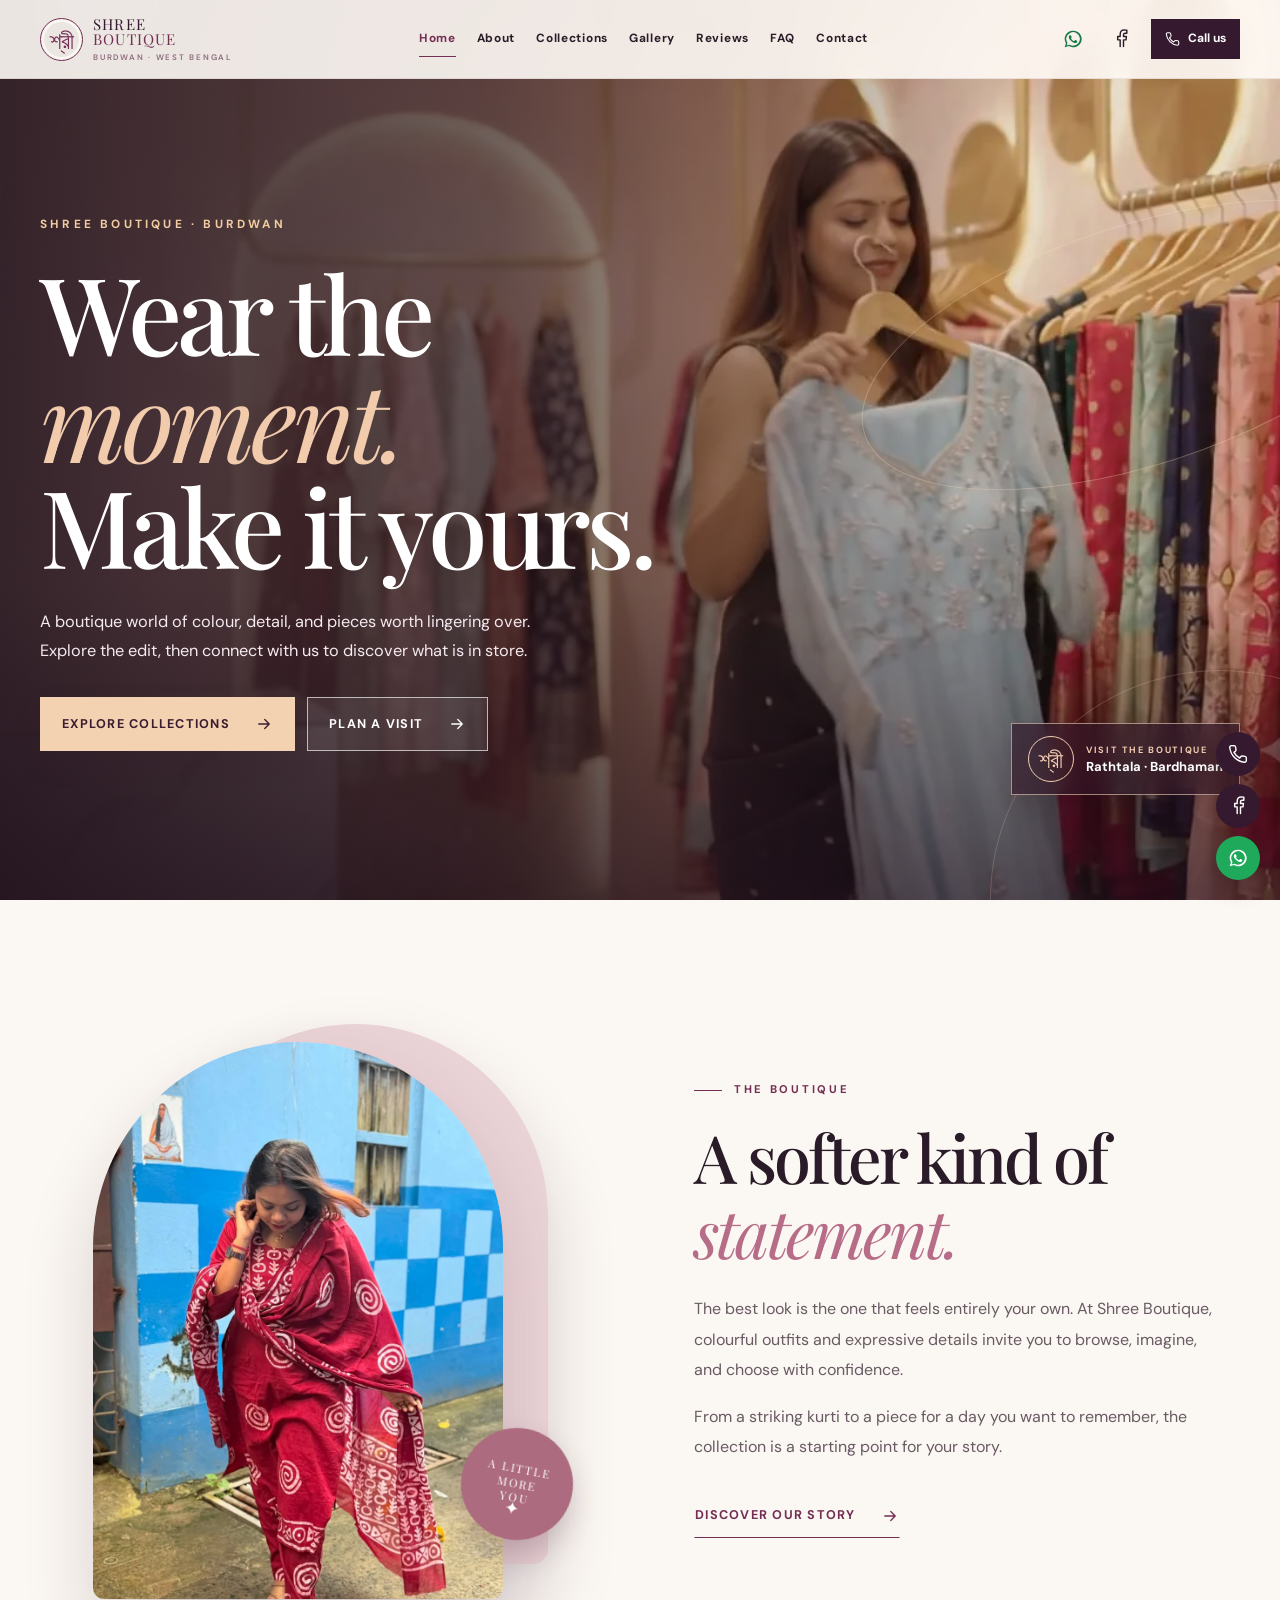
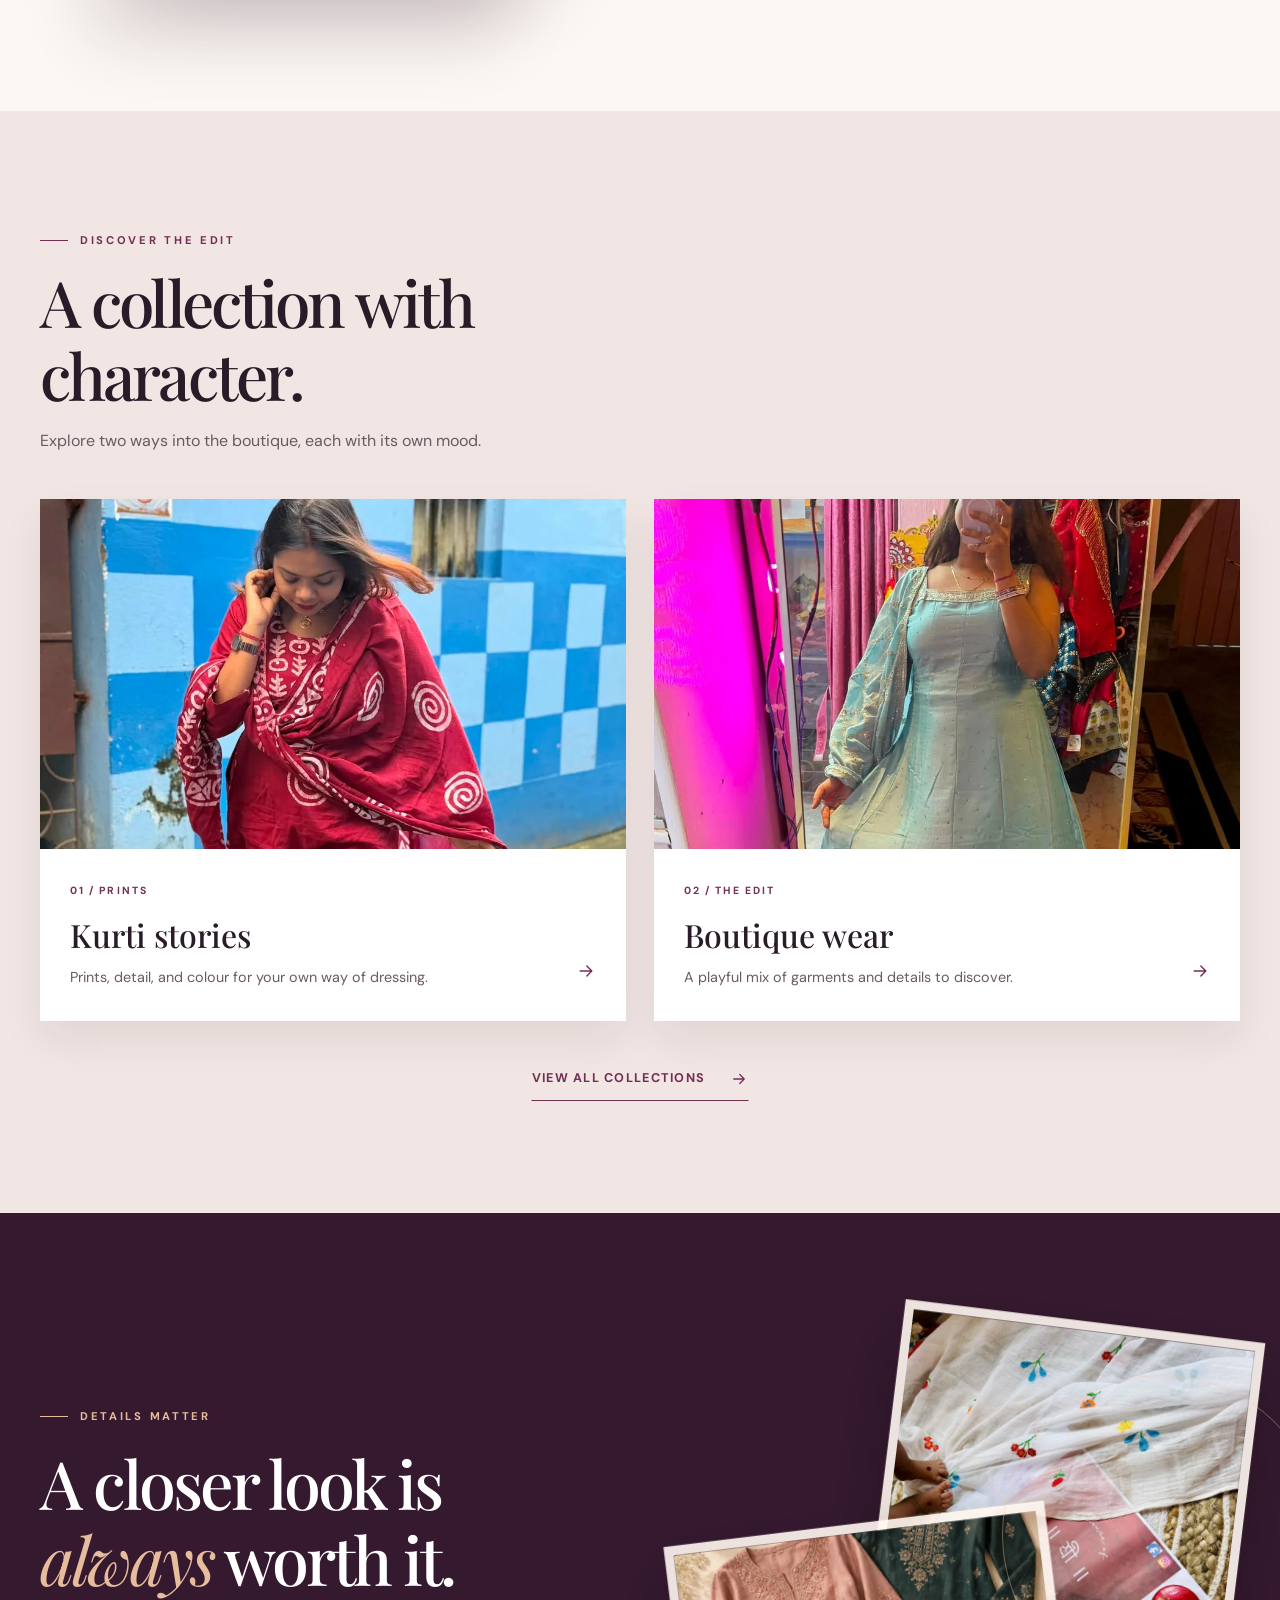
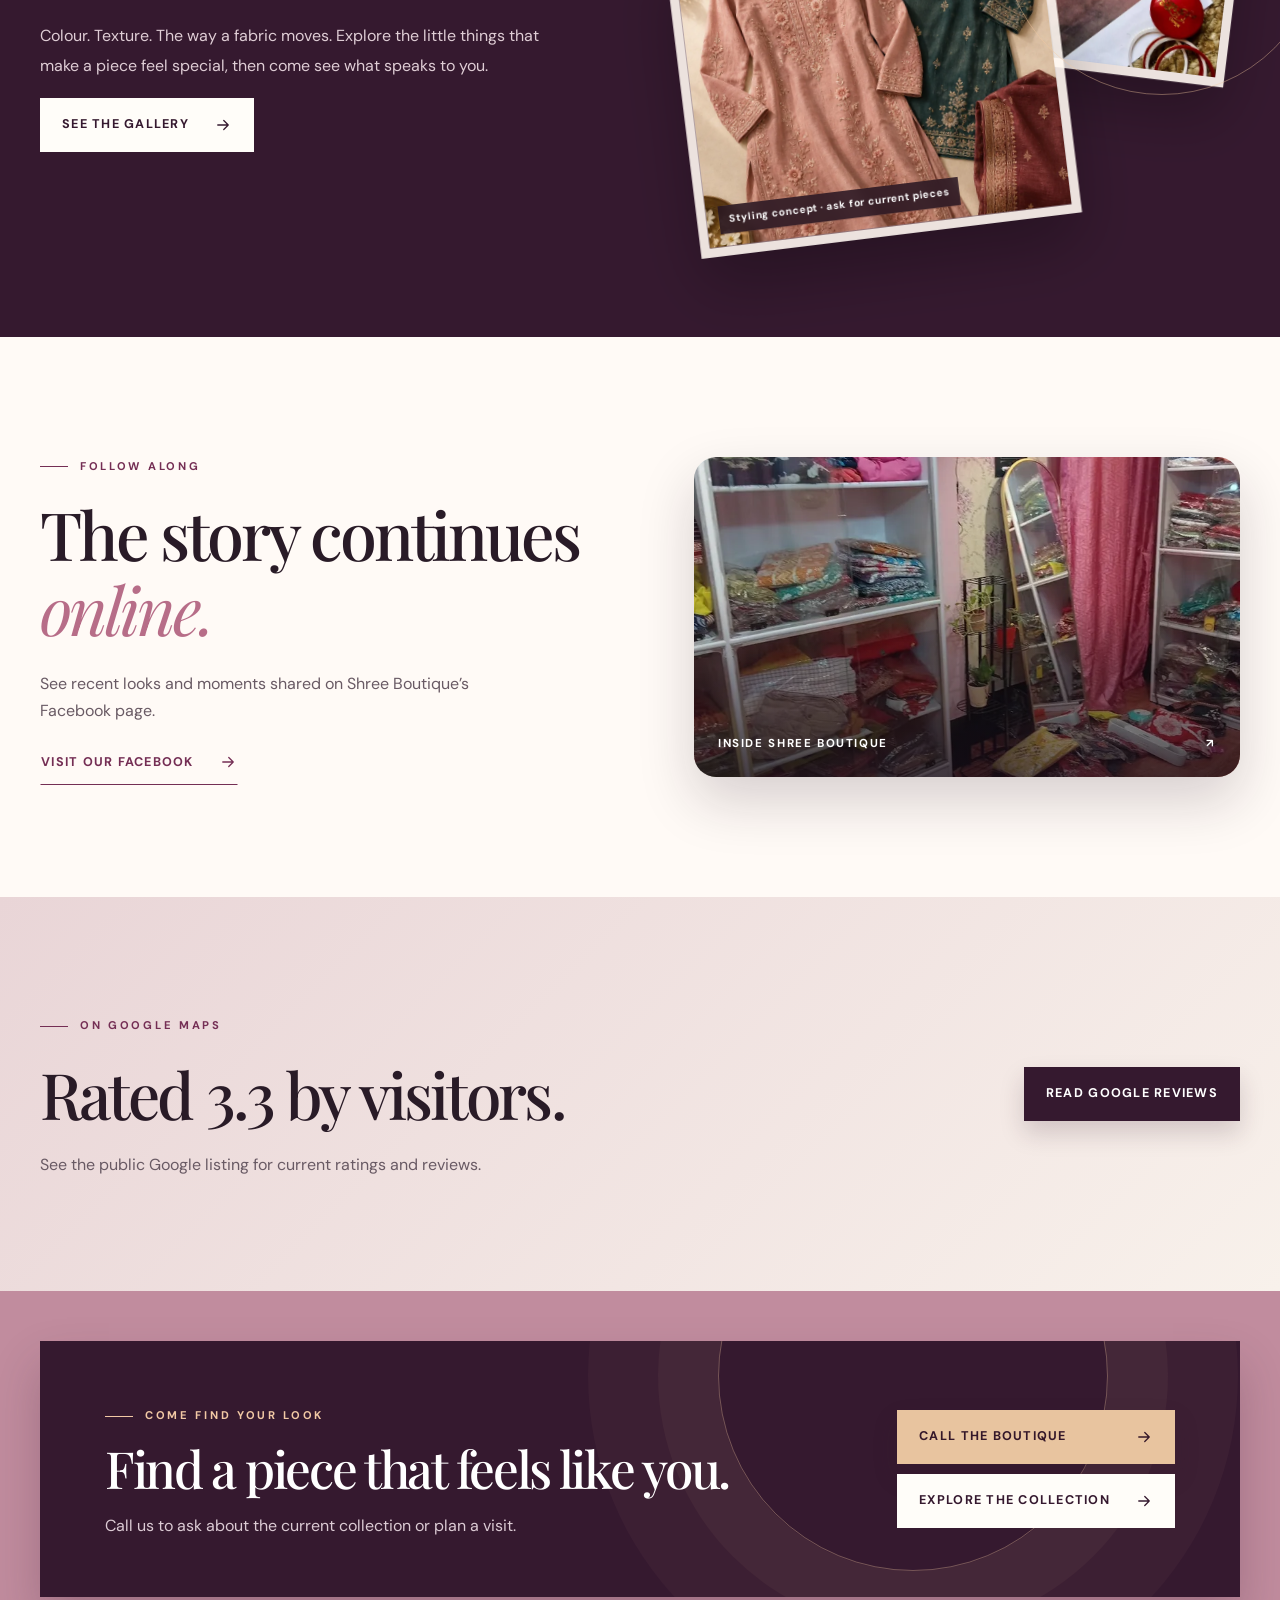
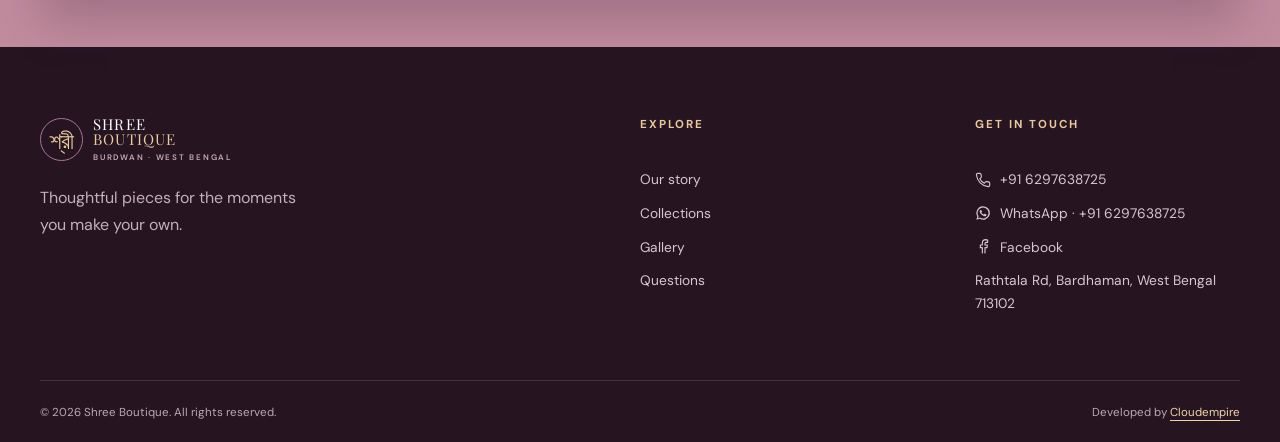
<file: index.html>
<!DOCTYPE html>

<html lang="en"><head><meta charset="utf-8"/><meta content="width=device-width,initial-scale=1" name="viewport"/><meta content="#2a1525" name="theme-color"/><title>Shree Boutique | Kurtis &amp; Boutique Fashion in Bardhaman</title><meta content="Discover Shree Boutique on Rathtala Road in Bardhaman: kurti looks, colourful boutique wear, real collection moments, and easy ways to get in touch." name="description"/><link href="https://cloudempiretech.github.io/ShreeBoutique/index.html" rel="canonical"/><meta content="website" property="og:type"/><meta content="Shree Boutique | Kurtis &amp; Boutique Fashion in Bardhaman" property="og:title"/><meta content="Discover Shree Boutique on Rathtala Road in Bardhaman: kurti looks, colourful boutique wear, real collection moments, and easy ways to get in touch." property="og:description"/><meta content="https://cloudempiretech.github.io/ShreeBoutique/index.html" property="og:url"/><meta content="https://cloudempiretech.github.io/ShreeBoutique/assets/hero-poster.webp" property="og:image"/><meta content="summary_large_image" name="twitter:card"/><link href="assets/favicon.svg" rel="icon" type="image/svg+xml"/><link href="https://fonts.googleapis.com" rel="preconnect"/><link crossorigin="" href="https://fonts.gstatic.com" rel="preconnect"/><link href="https://fonts.googleapis.com/css2?family=DM+Sans:wght@400;500;600;700&amp;family=Playfair+Display:ital,wght@0,400;0,500;0,600;1,400;1,500&amp;display=swap" rel="stylesheet"/><link href="styles.css?v=home-blur-removed" rel="stylesheet"/><script type="application/ld+json">{"@context": "https://schema.org", "@type": "ClothingStore", "name": "Shree Boutique", "url": "https://cloudempiretech.github.io/ShreeBoutique/", "image": "https://cloudempiretech.github.io/ShreeBoutique/assets/hero-poster.webp", "telephone": "+916297638725", "areaServed": {"@type": "City", "name": "Bardhaman"}, "sameAs": ["https://www.facebook.com/Higbgboutique/"], "address": {"@type": "PostalAddress", "streetAddress": "Rathtala Rd", "addressLocality": "Bardhaman", "addressRegion": "West Bengal", "postalCode": "713102", "addressCountry": "IN"}, "hasMap": "https://maps.app.goo.gl/zmxohSUBoW38o7A67"}</script><script defer="" src="script.js?v=iphone-hero-1"></script></head><body data-page="index"><a class="skip-link" href="#main">Skip to content</a><header class="site-header" id="top"><div class="nav-wrap shell">
<a aria-label="Shree Boutique home" class="brand" href="index.html"><span class="brand-mark">শ্রী</span><span class="brand-type">SHREE <em>BOUTIQUE</em><small>BURDWAN · WEST BENGAL</small></span></a>
<nav aria-label="Main navigation" class="desktop-nav"><a aria-current="page" class="active" href="index.html">Home</a><a class="" href="about.html">About</a><a class="" href="collections.html">Collections</a><a class="" href="gallery.html">Gallery</a><a class="" href="testimonials.html">Reviews</a><a class="" href="faq.html">FAQ</a><a class="" href="contact.html">Contact</a></nav>
<div class="header-actions"><a aria-label="Message Shree Boutique on WhatsApp" class="icon-link whatsapp-link" href="https://wa.me/916297638725" rel="noopener noreferrer" target="_blank"><svg aria-hidden="true" fill="currentColor" viewbox="0 0 24 24"><path d="M12.04 2a9.9 9.9 0 0 0-8.5 15.04L2 22l5.12-1.49A10 10 0 1 0 12.04 2Zm0 18.18a8.2 8.2 0 0 1-4.18-1.14l-.3-.18-3.04.88.9-2.96-.2-.31a8.2 8.2 0 1 1 6.82 3.71Zm4.5-6.14c-.24-.12-1.45-.72-1.68-.8-.23-.09-.4-.12-.57.12-.17.25-.64.8-.79.97-.15.16-.29.18-.54.06-.25-.13-1.04-.39-1.98-1.22-.73-.65-1.22-1.45-1.36-1.7-.15-.25-.01-.38.1-.51l.38-.45c.13-.15.17-.25.25-.42.09-.16.04-.31-.02-.44l-.76-1.82c-.2-.49-.4-.42-.56-.43h-.48c-.17 0-.44.06-.67.3-.23.25-.88.86-.88 2.1s.9 2.43 1.03 2.59c.12.17 1.77 2.7 4.28 3.79.6.26 1.08.42 1.45.54.61.2 1.17.17 1.61.1.49-.07 1.45-.59 1.66-1.16.2-.57.2-1.07.14-1.17-.06-.1-.23-.16-.47-.29Z"></path></svg></a><a aria-label="Shree Boutique on Facebook" class="icon-link" href="https://www.facebook.com/Higbgboutique/" rel="noopener noreferrer" target="_blank"><svg aria-hidden="true" fill="none" stroke="currentColor" stroke-linecap="round" stroke-linejoin="round" stroke-width="1.7" viewbox="0 0 24 24"><path d="M15 21v-8h3l.5-4H15V7c0-1.1.4-2 2-2h2V1.5A23 23 0 0 0 16.1 1C13 1 11 2.9 11 6.5V9H8v4h3v8"></path></svg></a><a class="header-call" href="tel:+916297638725"><svg aria-hidden="true" fill="none" stroke="currentColor" stroke-linecap="round" stroke-linejoin="round" stroke-width="1.7" viewbox="0 0 24 24"><path d="M22 16.9v3a2 2 0 0 1-2.2 2A19.8 19.8 0 0 1 2.1 4.2 2 2 0 0 1 4.1 2h3a2 2 0 0 1 2 1.7l.5 3a2 2 0 0 1-.6 1.8L7.2 10a16 16 0 0 0 6.8 6.8l1.5-1.8a2 2 0 0 1 1.8-.6l3 .5a2 2 0 0 1 1.7 2Z"></path></svg><span>Call us</span></a><button aria-controls="mobile-nav" aria-expanded="false" aria-label="Open menu" class="menu-toggle" type="button"><svg aria-hidden="true" fill="none" stroke="currentColor" stroke-linecap="round" stroke-linejoin="round" stroke-width="1.7" viewbox="0 0 24 24"><path d="M4 7h16M4 12h16M4 17h16"></path></svg></button></div>
</div><nav aria-label="Mobile navigation" class="mobile-nav" id="mobile-nav"><a aria-current="page" class="active" href="index.html">Home</a><a class="" href="about.html">About</a><a class="" href="collections.html">Collections</a><a class="" href="gallery.html">Gallery</a><a class="" href="testimonials.html">Reviews</a><a class="" href="faq.html">FAQ</a><a class="" href="contact.html">Contact</a><div class="mobile-nav-actions"><a href="tel:+916297638725"><svg aria-hidden="true" fill="none" stroke="currentColor" stroke-linecap="round" stroke-linejoin="round" stroke-width="1.7" viewbox="0 0 24 24"><path d="M22 16.9v3a2 2 0 0 1-2.2 2A19.8 19.8 0 0 1 2.1 4.2 2 2 0 0 1 4.1 2h3a2 2 0 0 1 2 1.7l.5 3a2 2 0 0 1-.6 1.8L7.2 10a16 16 0 0 0 6.8 6.8l1.5-1.8a2 2 0 0 1 1.8-.6l3 .5a2 2 0 0 1 1.7 2Z"></path></svg> Call</a><a href="https://www.facebook.com/Higbgboutique/" rel="noopener noreferrer" target="_blank"><svg aria-hidden="true" fill="none" stroke="currentColor" stroke-linecap="round" stroke-linejoin="round" stroke-width="1.7" viewbox="0 0 24 24"><path d="M15 21v-8h3l.5-4H15V7c0-1.1.4-2 2-2h2V1.5A23 23 0 0 0 16.1 1C13 1 11 2.9 11 6.5V9H8v4h3v8"></path></svg> Facebook</a><a href="https://wa.me/916297638725" rel="noopener noreferrer" target="_blank"><svg aria-hidden="true" fill="currentColor" viewbox="0 0 24 24"><path d="M12.04 2a9.9 9.9 0 0 0-8.5 15.04L2 22l5.12-1.49A10 10 0 1 0 12.04 2Zm0 18.18a8.2 8.2 0 0 1-4.18-1.14l-.3-.18-3.04.88.9-2.96-.2-.31a8.2 8.2 0 1 1 6.82 3.71Zm4.5-6.14c-.24-.12-1.45-.72-1.68-.8-.23-.09-.4-.12-.57.12-.17.25-.64.8-.79.97-.15.16-.29.18-.54.06-.25-.13-1.04-.39-1.98-1.22-.73-.65-1.22-1.45-1.36-1.7-.15-.25-.01-.38.1-.51l.38-.45c.13-.15.17-.25.25-.42.09-.16.04-.31-.02-.44l-.76-1.82c-.2-.49-.4-.42-.56-.43h-.48c-.17 0-.44.06-.67.3-.23.25-.88.86-.88 2.1s.9 2.43 1.03 2.59c.12.17 1.77 2.7 4.28 3.79.6.26 1.08.42 1.45.54.61.2 1.17.17 1.61.1.49-.07 1.45-.59 1.66-1.16.2-.57.2-1.07.14-1.17-.06-.1-.23-.16-.47-.29Z"></path></svg>WhatsApp</a></div></nav></header><main id="main"><div aria-hidden="true" class="intro-screen"><span class="intro-emblem">শ্রী</span><span>SHREE BOUTIQUE</span></div>
<section class="hero home-hero"><video aria-hidden="true" autoplay="" class="hero-video" loop="" muted="" playsinline="" poster="assets/hero-poster.webp" preload="metadata" webkit-playsinline=""><source src="assets/boutique-hero.mp4" type="video/mp4"/></video><button aria-label="Play the hero background video" class="hero-video-play" hidden="" type="button"><svg aria-hidden="true" fill="currentColor" viewbox="0 0 24 24"><path d="M8 5.5a1 1 0 0 1 1.54-.84l9 6.5a1 1 0 0 1 0 1.68l-9 6.5A1 1 0 0 1 8 18.5v-13Z"></path></svg><span>Play video</span></button><div aria-hidden="true" class="hero-still"></div><div class="hero-shade"></div><div aria-hidden="true" class="hero-orbit orbit-a"></div><div aria-hidden="true" class="hero-orbit orbit-b"></div><div class="shell hero-content"><div class="hero-text"><span class="hero-kicker">SHREE BOUTIQUE · BURDWAN</span><h1>Wear the <em>moment.</em><br/>Make it yours.</h1><p>A boutique world of colour, detail, and pieces worth lingering over. Explore the edit, then connect with us to discover what is in store.</p><div class="hero-buttons"><a class="button button-primary" href="collections.html"><span>Explore collections</span><svg aria-hidden="true" fill="none" stroke="currentColor" stroke-linecap="round" stroke-linejoin="round" stroke-width="1.7" viewbox="0 0 24 24"><path d="M5 12h14m-6-6 6 6-6 6"></path></svg></a><a class="button button-outline" href="contact.html"><span>Plan a visit</span><svg aria-hidden="true" fill="none" stroke="currentColor" stroke-linecap="round" stroke-linejoin="round" stroke-width="1.7" viewbox="0 0 24 24"><path d="M5 12h14m-6-6 6 6-6 6"></path></svg></a></div></div></div><a class="hero-brand-badge" href="https://maps.app.goo.gl/zmxohSUBoW38o7A67" rel="noopener noreferrer" target="_blank"><span class="badge-emblem">শ্রী</span><span><small>VISIT THE BOUTIQUE</small><strong>Rathtala · Bardhaman</strong></span></a></section>
<section class="intro-section section-pad" id="discover"><div class="shell intro-grid"><div class="intro-visual reveal"><div class="arch-back"></div><img alt="Woman wearing a crimson printed kurti set" class="portrait-image" decoding="async" loading="lazy" sizes="(max-width: 700px) 100vw, 50vw" src="assets/look-crimson.webp" srcset="assets/look-crimson-480.webp 480w, assets/look-crimson.webp 960w"/><div class="float-stamp">A LITTLE<br/>MORE<br/>YOU <b>✦</b></div></div><div class="intro-copy"><span class="eyebrow"><span class="eyebrow-line"></span>THE BOUTIQUE</span><h2 class="reveal">A softer kind of <em>statement.</em></h2><p class="reveal">The best look is the one that feels entirely your own. At Shree Boutique, colourful outfits and expressive details invite you to browse, imagine, and choose with confidence.</p><p class="reveal">From a striking kurti to a piece for a day you want to remember, the collection is a starting point for your story.</p><div class="reveal"><a class="button button-text" href="about.html"><span>Discover our story</span><svg aria-hidden="true" fill="none" stroke="currentColor" stroke-linecap="round" stroke-linejoin="round" stroke-width="1.7" viewbox="0 0 24 24"><path d="M5 12h14m-6-6 6 6-6 6"></path></svg></a></div></div></div></section>
<section class="collections-preview section-pad"><div class="shell"><div class="section-intro reveal"><span class="eyebrow"><span class="eyebrow-line"></span>DISCOVER THE EDIT</span><h2>A collection with character.</h2><p>Explore two ways into the boutique, each with its own mood.</p></div><div class="card-grid"><a class="collection-card tilt-card reveal" href="kurtis.html"><div class="card-image"><img alt="Crimson printed kurti set worn outdoors" class="" decoding="async" loading="lazy" sizes="(max-width: 700px) 100vw, 50vw" src="assets/look-crimson.webp" srcset="assets/look-crimson-480.webp 480w, assets/look-crimson.webp 960w"/><span class="card-shine"></span></div><div class="card-content"><span>01 / PRINTS</span><h3>Kurti stories</h3><p>Prints, detail, and colour for your own way of dressing.</p><i><svg aria-hidden="true" fill="none" stroke="currentColor" stroke-linecap="round" stroke-linejoin="round" stroke-width="1.7" viewbox="0 0 24 24"><path d="M5 12h14m-6-6 6 6-6 6"></path></svg></i></div></a><a class="collection-card tilt-card reveal" href="boutique-wear.html"><div class="card-image"><img alt="Light blue embroidered boutique dress" class="" decoding="async" loading="lazy" sizes="(max-width: 700px) 100vw, 50vw" src="assets/look-aqua.webp" srcset="assets/look-aqua-480.webp 480w, assets/look-aqua.webp 960w"/><span class="card-shine"></span></div><div class="card-content"><span>02 / THE EDIT</span><h3>Boutique wear</h3><p>A playful mix of garments and details to discover.</p><i><svg aria-hidden="true" fill="none" stroke="currentColor" stroke-linecap="round" stroke-linejoin="round" stroke-width="1.7" viewbox="0 0 24 24"><path d="M5 12h14m-6-6 6 6-6 6"></path></svg></i></div></a></div><div class="section-link reveal"><a class="button button-text" href="collections.html"><span>View all collections</span><svg aria-hidden="true" fill="none" stroke="currentColor" stroke-linecap="round" stroke-linejoin="round" stroke-width="1.7" viewbox="0 0 24 24"><path d="M5 12h14m-6-6 6 6-6 6"></path></svg></a></div></div></section>
<section class="feature-section section-pad"><div class="shell feature-grid"><div class="feature-copy"><span class="eyebrow"><span class="eyebrow-line"></span>DETAILS MATTER</span><h2 class="reveal">A closer look is <em>always</em> worth it.</h2><p class="reveal">Colour. Texture. The way a fabric moves. Explore the little things that make a piece feel special, then come see what speaks to you.</p><div class="reveal"><a class="button button-light" href="gallery.html"><span>See the gallery</span><svg aria-hidden="true" fill="none" stroke="currentColor" stroke-linecap="round" stroke-linejoin="round" stroke-width="1.7" viewbox="0 0 24 24"><path d="M5 12h14m-6-6 6 6-6 6"></path></svg></a></div></div><div class="feature-visual reveal"><div class="feature-frame frame-one"><img alt="Colourful floral embroidery on a white fabric beside a Shree Boutique card" class="" decoding="async" loading="lazy" sizes="(max-width: 700px) 100vw, 50vw" src="assets/embroidered-fabric.webp" srcset="assets/embroidered-fabric-480.webp 480w, assets/embroidered-fabric.webp 960w"/></div><div class="feature-frame frame-two"><img alt="Editorial illustration of pink and teal embroidered kurtis; not current stock" class="" decoding="async" loading="lazy" sizes="(max-width: 700px) 100vw, 50vw" src="assets/editorial-kurtis.webp" srcset="assets/editorial-kurtis-480.webp 480w, assets/editorial-kurtis.webp 960w"/><span class="editorial-tag">Styling concept · ask for current pieces</span></div><span aria-hidden="true" class="feature-ring"></span></div></div></section>
<section class="social-proof section-pad"><div class="shell proof-grid"><div><span class="eyebrow"><span class="eyebrow-line"></span>FOLLOW ALONG</span><h2 class="reveal">The story continues <em>online.</em></h2><p class="reveal">See recent looks and moments shared on Shree Boutique’s Facebook page.</p><a class="button button-text" href="https://www.facebook.com/Higbgboutique/"><span>Visit our Facebook</span><svg aria-hidden="true" fill="none" stroke="currentColor" stroke-linecap="round" stroke-linejoin="round" stroke-width="1.7" viewbox="0 0 24 24"><path d="M5 12h14m-6-6 6 6-6 6"></path></svg></a></div><div class="proof-photo reveal"><img alt="Folded garments displayed inside Shree Boutique" decoding="async" loading="lazy" sizes="(max-width: 700px) 100vw, 45vw" src="assets/maps-shelves.webp" srcset="assets/maps-shelves-480.webp 480w, assets/maps-shelves.webp 960w"/><span>INSIDE SHREE BOUTIQUE <span aria-hidden="true">↗</span></span></div></div></section><section class="review-teaser section-pad"><div class="shell review-teaser-inner"><div><span class="eyebrow"><span class="eyebrow-line"></span>ON GOOGLE MAPS</span><h2>Rated <span class="counter" data-count="5" data-decimals="1">5.0</span> by visitors.</h2><p>See the public Google listing for current ratings and reviews.</p></div><a class="button button-primary" href="https://maps.app.goo.gl/zmxohSUBoW38o7A67" rel="noopener noreferrer" target="_blank"><span>Read Google reviews</span></a></div></section><section class="cta-band"><div class="shell cta-inner reveal"><span aria-hidden="true" class="cta-glow"></span><div><span class="eyebrow"><span class="eyebrow-line"></span>COME FIND YOUR LOOK</span><h2>Find a piece that feels like you.</h2><p>Call us to ask about the current collection or plan a visit.</p></div><div class="cta-actions"><a class="button button-primary" href="tel:+916297638725"><span>Call the boutique</span><svg aria-hidden="true" fill="none" stroke="currentColor" stroke-linecap="round" stroke-linejoin="round" stroke-width="1.7" viewbox="0 0 24 24"><path d="M5 12h14m-6-6 6 6-6 6"></path></svg></a><a class="button button-light" href="collections.html"><span>Explore the collection</span><svg aria-hidden="true" fill="none" stroke="currentColor" stroke-linecap="round" stroke-linejoin="round" stroke-width="1.7" viewbox="0 0 24 24"><path d="M5 12h14m-6-6 6 6-6 6"></path></svg></a></div></div></section></main><footer class="site-footer"><div class="shell footer-top"><div><a class="brand brand-footer" href="index.html"><span class="brand-mark">শ্রী</span><span class="brand-type">SHREE <em>BOUTIQUE</em><small>BURDWAN · WEST BENGAL</small></span></a><p>Thoughtful pieces for the moments you make your own.</p></div><div><h2>Explore</h2><a href="about.html">Our story</a><a href="collections.html">Collections</a><a href="gallery.html">Gallery</a><a href="faq.html">Questions</a></div><div><h2>Get in touch</h2><a href="tel:+916297638725"><svg aria-hidden="true" fill="none" stroke="currentColor" stroke-linecap="round" stroke-linejoin="round" stroke-width="1.7" viewbox="0 0 24 24"><path d="M22 16.9v3a2 2 0 0 1-2.2 2A19.8 19.8 0 0 1 2.1 4.2 2 2 0 0 1 4.1 2h3a2 2 0 0 1 2 1.7l.5 3a2 2 0 0 1-.6 1.8L7.2 10a16 16 0 0 0 6.8 6.8l1.5-1.8a2 2 0 0 1 1.8-.6l3 .5a2 2 0 0 1 1.7 2Z"></path></svg> +91 6297638725</a><a href="https://wa.me/916297638725" rel="noopener noreferrer" target="_blank"><svg aria-hidden="true" fill="currentColor" viewbox="0 0 24 24"><path d="M12.04 2a9.9 9.9 0 0 0-8.5 15.04L2 22l5.12-1.49A10 10 0 1 0 12.04 2Zm0 18.18a8.2 8.2 0 0 1-4.18-1.14l-.3-.18-3.04.88.9-2.96-.2-.31a8.2 8.2 0 1 1 6.82 3.71Zm4.5-6.14c-.24-.12-1.45-.72-1.68-.8-.23-.09-.4-.12-.57.12-.17.25-.64.8-.79.97-.15.16-.29.18-.54.06-.25-.13-1.04-.39-1.98-1.22-.73-.65-1.22-1.45-1.36-1.7-.15-.25-.01-.38.1-.51l.38-.45c.13-.15.17-.25.25-.42.09-.16.04-.31-.02-.44l-.76-1.82c-.2-.49-.4-.42-.56-.43h-.48c-.17 0-.44.06-.67.3-.23.25-.88.86-.88 2.1s.9 2.43 1.03 2.59c.12.17 1.77 2.7 4.28 3.79.6.26 1.08.42 1.45.54.61.2 1.17.17 1.61.1.49-.07 1.45-.59 1.66-1.16.2-.57.2-1.07.14-1.17-.06-.1-.23-.16-.47-.29Z"></path></svg>WhatsApp · +91 6297638725</a><a href="https://www.facebook.com/Higbgboutique/" rel="noopener noreferrer" target="_blank"><svg aria-hidden="true" fill="none" stroke="currentColor" stroke-linecap="round" stroke-linejoin="round" stroke-width="1.7" viewbox="0 0 24 24"><path d="M15 21v-8h3l.5-4H15V7c0-1.1.4-2 2-2h2V1.5A23 23 0 0 0 16.1 1C13 1 11 2.9 11 6.5V9H8v4h3v8"></path></svg> Facebook</a><a href="https://maps.app.goo.gl/zmxohSUBoW38o7A67">Rathtala Rd, Bardhaman, West Bengal 713102</a></div></div><div class="shell footer-bottom"><span>© 2026 Shree Boutique. All rights reserved.</span><span>Developed by <a href="https://cloudempire.tech/" rel="noopener noreferrer" target="_blank">Cloudempire</a></span></div></footer><div class="float-actions"><a aria-label="Call Shree Boutique" href="tel:+916297638725"><svg aria-hidden="true" fill="none" stroke="currentColor" stroke-linecap="round" stroke-linejoin="round" stroke-width="1.7" viewbox="0 0 24 24"><path d="M22 16.9v3a2 2 0 0 1-2.2 2A19.8 19.8 0 0 1 2.1 4.2 2 2 0 0 1 4.1 2h3a2 2 0 0 1 2 1.7l.5 3a2 2 0 0 1-.6 1.8L7.2 10a16 16 0 0 0 6.8 6.8l1.5-1.8a2 2 0 0 1 1.8-.6l3 .5a2 2 0 0 1 1.7 2Z"></path></svg></a><a aria-label="Visit Shree Boutique on Facebook" href="https://www.facebook.com/Higbgboutique/" rel="noopener noreferrer" target="_blank"><svg aria-hidden="true" fill="none" stroke="currentColor" stroke-linecap="round" stroke-linejoin="round" stroke-width="1.7" viewbox="0 0 24 24"><path d="M15 21v-8h3l.5-4H15V7c0-1.1.4-2 2-2h2V1.5A23 23 0 0 0 16.1 1C13 1 11 2.9 11 6.5V9H8v4h3v8"></path></svg></a><a aria-label="Message Shree Boutique on WhatsApp" class="float-whatsapp" href="https://wa.me/916297638725" rel="noopener noreferrer" target="_blank"><svg aria-hidden="true" fill="currentColor" viewbox="0 0 24 24"><path d="M12.04 2a9.9 9.9 0 0 0-8.5 15.04L2 22l5.12-1.49A10 10 0 1 0 12.04 2Zm0 18.18a8.2 8.2 0 0 1-4.18-1.14l-.3-.18-3.04.88.9-2.96-.2-.31a8.2 8.2 0 1 1 6.82 3.71Zm4.5-6.14c-.24-.12-1.45-.72-1.68-.8-.23-.09-.4-.12-.57.12-.17.25-.64.8-.79.97-.15.16-.29.18-.54.06-.25-.13-1.04-.39-1.98-1.22-.73-.65-1.22-1.45-1.36-1.7-.15-.25-.01-.38.1-.51l.38-.45c.13-.15.17-.25.25-.42.09-.16.04-.31-.02-.44l-.76-1.82c-.2-.49-.4-.42-.56-.43h-.48c-.17 0-.44.06-.67.3-.23.25-.88.86-.88 2.1s.9 2.43 1.03 2.59c.12.17 1.77 2.7 4.28 3.79.6.26 1.08.42 1.45.54.61.2 1.17.17 1.61.1.49-.07 1.45-.59 1.66-1.16.2-.57.2-1.07.14-1.17-.06-.1-.23-.16-.47-.29Z"></path></svg></a></div></body></html>
</file>
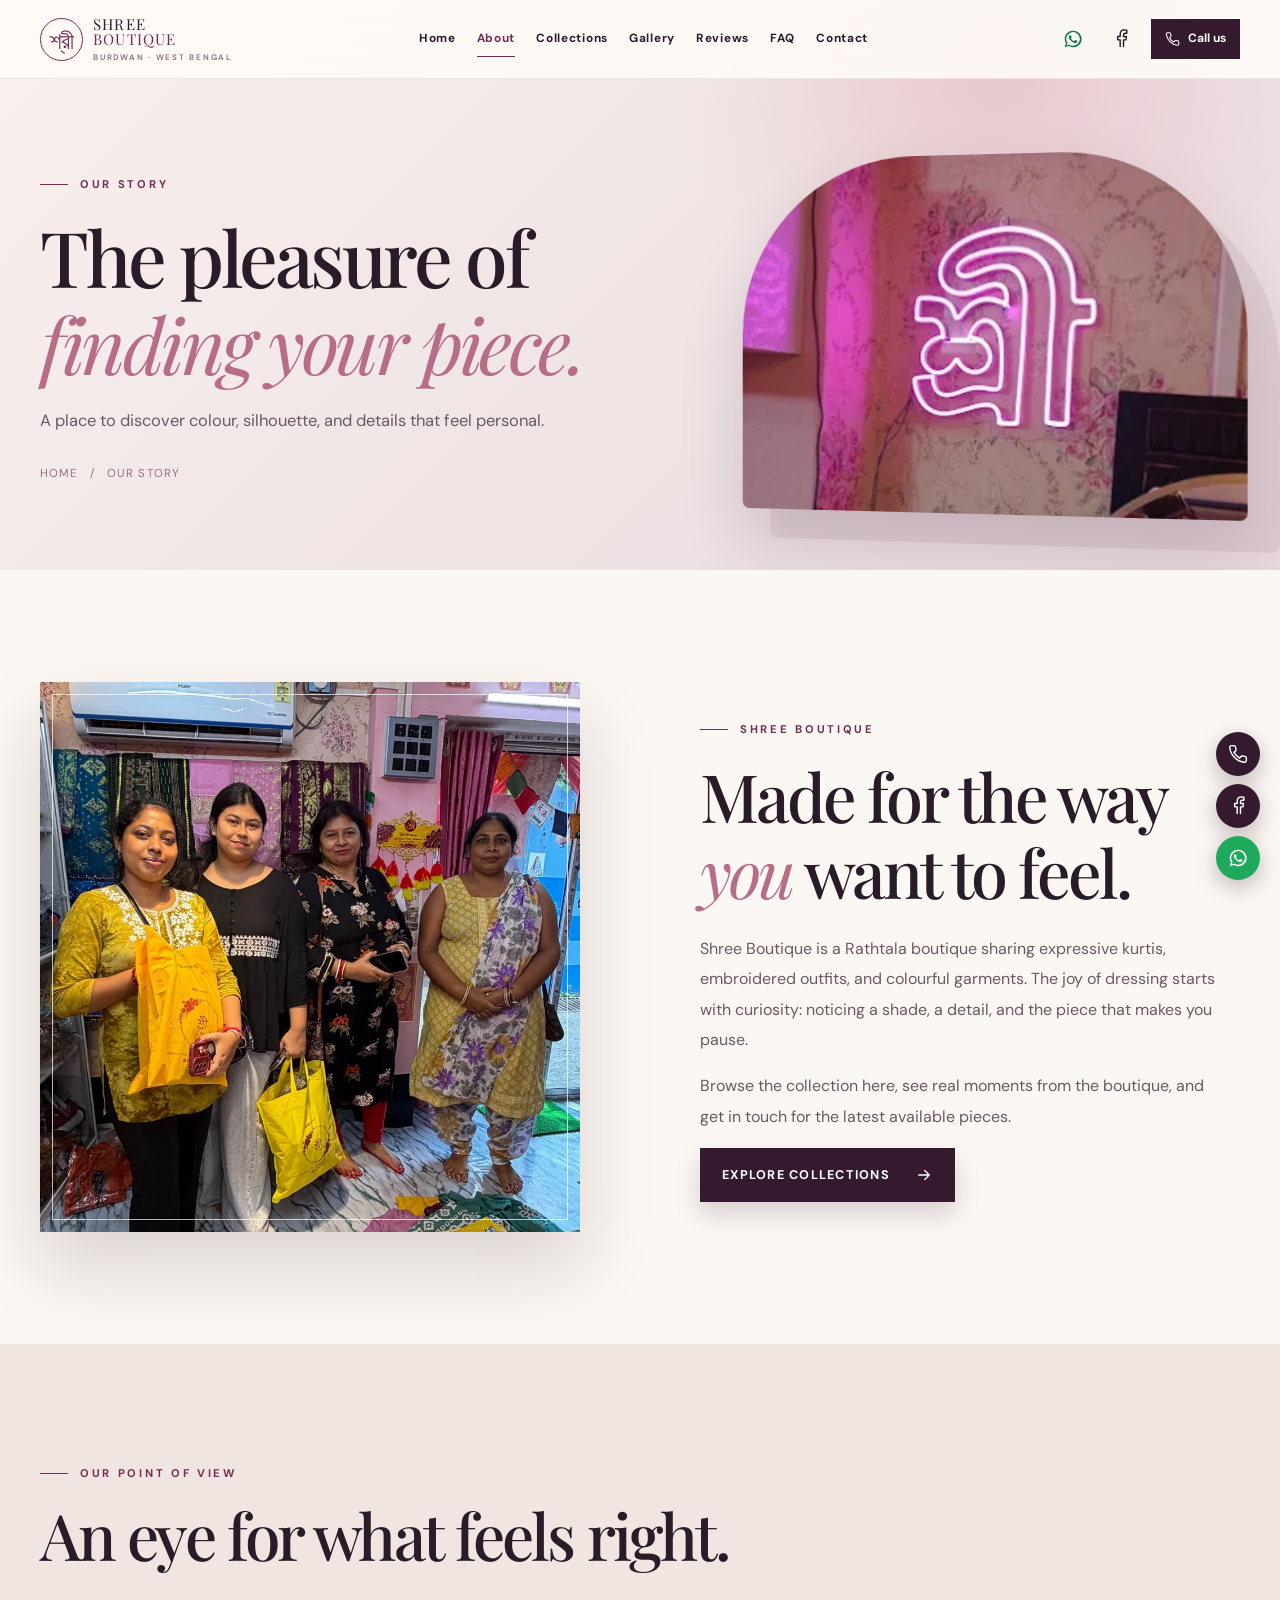
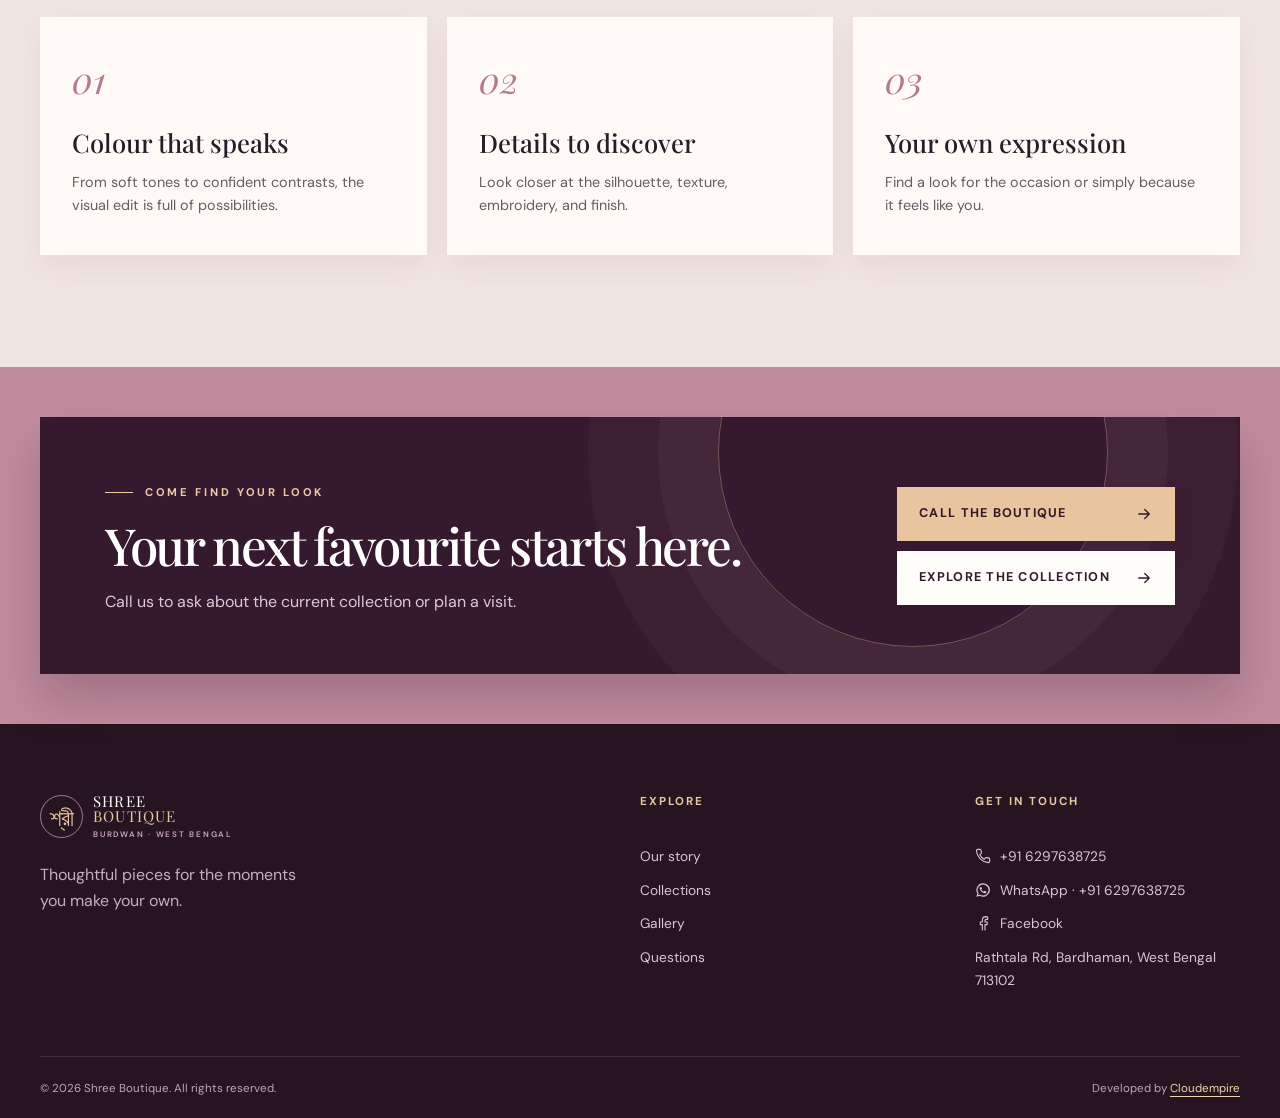
<file: about.html>
<!DOCTYPE html>

<html lang="en"><head><meta charset="utf-8"/><meta content="width=device-width,initial-scale=1" name="viewport"/><meta content="#2a1525" name="theme-color"/><title>About Shree Boutique | Boutique in Bardhaman</title><meta content="Learn about Shree Boutique’s colourful, detail-focused fashion edit on Rathtala Road in Bardhaman, West Bengal." name="description"/><link href="https://cloudempiretech.github.io/ShreeBoutique/about.html" rel="canonical"/><meta content="website" property="og:type"/><meta content="About Shree Boutique | Boutique in Bardhaman" property="og:title"/><meta content="Learn about Shree Boutique’s colourful, detail-focused fashion edit on Rathtala Road in Bardhaman, West Bengal." property="og:description"/><meta content="https://cloudempiretech.github.io/ShreeBoutique/about.html" property="og:url"/><meta content="https://cloudempiretech.github.io/ShreeBoutique/assets/hero-poster.webp" property="og:image"/><meta content="summary_large_image" name="twitter:card"/><link href="assets/favicon.svg" rel="icon" type="image/svg+xml"/><link href="https://fonts.googleapis.com" rel="preconnect"/><link crossorigin="" href="https://fonts.gstatic.com" rel="preconnect"/><link href="https://fonts.googleapis.com/css2?family=DM+Sans:wght@400;500;600;700&amp;family=Playfair+Display:ital,wght@0,400;0,500;0,600;1,400;1,500&amp;display=swap" rel="stylesheet"/><link href="styles.css" rel="stylesheet"/><script type="application/ld+json">{"@context": "https://schema.org", "@type": "ClothingStore", "name": "Shree Boutique", "url": "https://cloudempiretech.github.io/ShreeBoutique/", "image": "https://cloudempiretech.github.io/ShreeBoutique/assets/hero-poster.webp", "telephone": "+916297638725", "areaServed": {"@type": "City", "name": "Bardhaman"}, "sameAs": ["https://www.facebook.com/Higbgboutique/"], "address": {"@type": "PostalAddress", "streetAddress": "Rathtala Rd", "addressLocality": "Bardhaman", "addressRegion": "West Bengal", "postalCode": "713102", "addressCountry": "IN"}, "hasMap": "https://maps.app.goo.gl/zmxohSUBoW38o7A67"}</script><script defer="" src="script.js"></script></head><body data-page="about"><a class="skip-link" href="#main">Skip to content</a><header class="site-header" id="top"><div class="nav-wrap shell">
<a aria-label="Shree Boutique home" class="brand" href="index.html"><span class="brand-mark">শ্রী</span><span class="brand-type">SHREE <em>BOUTIQUE</em><small>BURDWAN · WEST BENGAL</small></span></a>
<nav aria-label="Main navigation" class="desktop-nav"><a class="" href="index.html">Home</a><a aria-current="page" class="active" href="about.html">About</a><a class="" href="collections.html">Collections</a><a class="" href="gallery.html">Gallery</a><a class="" href="testimonials.html">Reviews</a><a class="" href="faq.html">FAQ</a><a class="" href="contact.html">Contact</a></nav>
<div class="header-actions"><a aria-label="Message Shree Boutique on WhatsApp" class="icon-link whatsapp-link" href="https://wa.me/916297638725" rel="noopener noreferrer" target="_blank"><svg aria-hidden="true" fill="currentColor" viewbox="0 0 24 24"><path d="M12.04 2a9.9 9.9 0 0 0-8.5 15.04L2 22l5.12-1.49A10 10 0 1 0 12.04 2Zm0 18.18a8.2 8.2 0 0 1-4.18-1.14l-.3-.18-3.04.88.9-2.96-.2-.31a8.2 8.2 0 1 1 6.82 3.71Zm4.5-6.14c-.24-.12-1.45-.72-1.68-.8-.23-.09-.4-.12-.57.12-.17.25-.64.8-.79.97-.15.16-.29.18-.54.06-.25-.13-1.04-.39-1.98-1.22-.73-.65-1.22-1.45-1.36-1.7-.15-.25-.01-.38.1-.51l.38-.45c.13-.15.17-.25.25-.42.09-.16.04-.31-.02-.44l-.76-1.82c-.2-.49-.4-.42-.56-.43h-.48c-.17 0-.44.06-.67.3-.23.25-.88.86-.88 2.1s.9 2.43 1.03 2.59c.12.17 1.77 2.7 4.28 3.79.6.26 1.08.42 1.45.54.61.2 1.17.17 1.61.1.49-.07 1.45-.59 1.66-1.16.2-.57.2-1.07.14-1.17-.06-.1-.23-.16-.47-.29Z"></path></svg></a><a aria-label="Shree Boutique on Facebook" class="icon-link" href="https://www.facebook.com/Higbgboutique/" rel="noopener noreferrer" target="_blank"><svg aria-hidden="true" fill="none" stroke="currentColor" stroke-linecap="round" stroke-linejoin="round" stroke-width="1.7" viewbox="0 0 24 24"><path d="M15 21v-8h3l.5-4H15V7c0-1.1.4-2 2-2h2V1.5A23 23 0 0 0 16.1 1C13 1 11 2.9 11 6.5V9H8v4h3v8"></path></svg></a><a class="header-call" href="tel:+916297638725"><svg aria-hidden="true" fill="none" stroke="currentColor" stroke-linecap="round" stroke-linejoin="round" stroke-width="1.7" viewbox="0 0 24 24"><path d="M22 16.9v3a2 2 0 0 1-2.2 2A19.8 19.8 0 0 1 2.1 4.2 2 2 0 0 1 4.1 2h3a2 2 0 0 1 2 1.7l.5 3a2 2 0 0 1-.6 1.8L7.2 10a16 16 0 0 0 6.8 6.8l1.5-1.8a2 2 0 0 1 1.8-.6l3 .5a2 2 0 0 1 1.7 2Z"></path></svg><span>Call us</span></a><button aria-controls="mobile-nav" aria-expanded="false" aria-label="Open menu" class="menu-toggle" type="button"><svg aria-hidden="true" fill="none" stroke="currentColor" stroke-linecap="round" stroke-linejoin="round" stroke-width="1.7" viewbox="0 0 24 24"><path d="M4 7h16M4 12h16M4 17h16"></path></svg></button></div>
</div><nav aria-label="Mobile navigation" class="mobile-nav" id="mobile-nav"><a class="" href="index.html">Home</a><a aria-current="page" class="active" href="about.html">About</a><a class="" href="collections.html">Collections</a><a class="" href="gallery.html">Gallery</a><a class="" href="testimonials.html">Reviews</a><a class="" href="faq.html">FAQ</a><a class="" href="contact.html">Contact</a><div class="mobile-nav-actions"><a href="tel:+916297638725"><svg aria-hidden="true" fill="none" stroke="currentColor" stroke-linecap="round" stroke-linejoin="round" stroke-width="1.7" viewbox="0 0 24 24"><path d="M22 16.9v3a2 2 0 0 1-2.2 2A19.8 19.8 0 0 1 2.1 4.2 2 2 0 0 1 4.1 2h3a2 2 0 0 1 2 1.7l.5 3a2 2 0 0 1-.6 1.8L7.2 10a16 16 0 0 0 6.8 6.8l1.5-1.8a2 2 0 0 1 1.8-.6l3 .5a2 2 0 0 1 1.7 2Z"></path></svg> Call</a><a href="https://www.facebook.com/Higbgboutique/" rel="noopener noreferrer" target="_blank"><svg aria-hidden="true" fill="none" stroke="currentColor" stroke-linecap="round" stroke-linejoin="round" stroke-width="1.7" viewbox="0 0 24 24"><path d="M15 21v-8h3l.5-4H15V7c0-1.1.4-2 2-2h2V1.5A23 23 0 0 0 16.1 1C13 1 11 2.9 11 6.5V9H8v4h3v8"></path></svg> Facebook</a><a href="https://wa.me/916297638725" rel="noopener noreferrer" target="_blank"><svg aria-hidden="true" fill="currentColor" viewbox="0 0 24 24"><path d="M12.04 2a9.9 9.9 0 0 0-8.5 15.04L2 22l5.12-1.49A10 10 0 1 0 12.04 2Zm0 18.18a8.2 8.2 0 0 1-4.18-1.14l-.3-.18-3.04.88.9-2.96-.2-.31a8.2 8.2 0 1 1 6.82 3.71Zm4.5-6.14c-.24-.12-1.45-.72-1.68-.8-.23-.09-.4-.12-.57.12-.17.25-.64.8-.79.97-.15.16-.29.18-.54.06-.25-.13-1.04-.39-1.98-1.22-.73-.65-1.22-1.45-1.36-1.7-.15-.25-.01-.38.1-.51l.38-.45c.13-.15.17-.25.25-.42.09-.16.04-.31-.02-.44l-.76-1.82c-.2-.49-.4-.42-.56-.43h-.48c-.17 0-.44.06-.67.3-.23.25-.88.86-.88 2.1s.9 2.43 1.03 2.59c.12.17 1.77 2.7 4.28 3.79.6.26 1.08.42 1.45.54.61.2 1.17.17 1.61.1.49-.07 1.45-.59 1.66-1.16.2-.57.2-1.07.14-1.17-.06-.1-.23-.16-.47-.29Z"></path></svg>WhatsApp</a></div></nav></header><main id="main"><section class="inner-hero"><div class="shell inner-hero-grid"><div class="inner-hero-copy reveal"><span class="eyebrow"><span class="eyebrow-line"></span>OUR STORY</span><h1>The pleasure of <em>finding your piece.</em></h1><p>A place to discover colour, silhouette, and details that feel personal.</p><div class="breadcrumb"><a href="index.html">Home</a><span>/</span><span>OUR STORY</span></div></div><div class="inner-hero-media depth-card" data-parallax=".08"><img alt="Illuminated Shree emblem inside the boutique" class="cover-image" decoding="async" loading="lazy" src="assets/neon-emblem.webp"/></div></div></section><section class="section-pad"><div class="shell split-story"><div class="story-image depth-card reveal"><img alt="Visitors gathered inside Shree Boutique with shopping bags" class="" decoding="async" loading="lazy" sizes="(max-width: 700px) 100vw, 50vw" src="assets/customers-group.webp" srcset="assets/customers-group-480.webp 480w, assets/customers-group.webp 960w"/></div><div class="story-copy"><span class="eyebrow"><span class="eyebrow-line"></span>SHREE BOUTIQUE</span><h2 class="reveal">Made for the way <em>you</em> want to feel.</h2><p class="reveal">Shree Boutique is a Rathtala boutique sharing expressive kurtis, embroidered outfits, and colourful garments. The joy of dressing starts with curiosity: noticing a shade, a detail, and the piece that makes you pause.</p><p class="reveal">Browse the collection here, see real moments from the boutique, and get in touch for the latest available pieces.</p><a class="button button-primary" href="collections.html"><span>Explore collections</span><svg aria-hidden="true" fill="none" stroke="currentColor" stroke-linecap="round" stroke-linejoin="round" stroke-width="1.7" viewbox="0 0 24 24"><path d="M5 12h14m-6-6 6 6-6 6"></path></svg></a></div></div></section><section class="values-section section-pad"><div class="shell"><div class="section-intro reveal"><span class="eyebrow"><span class="eyebrow-line"></span>OUR POINT OF VIEW</span><h2>An eye for what feels right.</h2></div><div class="values-grid"><article class="value-card reveal"><span>01</span><h3>Colour that speaks</h3><p>From soft tones to confident contrasts, the visual edit is full of possibilities.</p></article><article class="value-card reveal"><span>02</span><h3>Details to discover</h3><p>Look closer at the silhouette, texture, embroidery, and finish.</p></article><article class="value-card reveal"><span>03</span><h3>Your own expression</h3><p>Find a look for the occasion or simply because it feels like you.</p></article></div></div></section><section class="cta-band"><div class="shell cta-inner reveal"><span aria-hidden="true" class="cta-glow"></span><div><span class="eyebrow"><span class="eyebrow-line"></span>COME FIND YOUR LOOK</span><h2>Your next favourite starts here.</h2><p>Call us to ask about the current collection or plan a visit.</p></div><div class="cta-actions"><a class="button button-primary" href="tel:+916297638725"><span>Call the boutique</span><svg aria-hidden="true" fill="none" stroke="currentColor" stroke-linecap="round" stroke-linejoin="round" stroke-width="1.7" viewbox="0 0 24 24"><path d="M5 12h14m-6-6 6 6-6 6"></path></svg></a><a class="button button-light" href="collections.html"><span>Explore the collection</span><svg aria-hidden="true" fill="none" stroke="currentColor" stroke-linecap="round" stroke-linejoin="round" stroke-width="1.7" viewbox="0 0 24 24"><path d="M5 12h14m-6-6 6 6-6 6"></path></svg></a></div></div></section></main><footer class="site-footer"><div class="shell footer-top"><div><a class="brand brand-footer" href="index.html"><span class="brand-mark">শ্রী</span><span class="brand-type">SHREE <em>BOUTIQUE</em><small>BURDWAN · WEST BENGAL</small></span></a><p>Thoughtful pieces for the moments you make your own.</p></div><div><h2>Explore</h2><a href="about.html">Our story</a><a href="collections.html">Collections</a><a href="gallery.html">Gallery</a><a href="faq.html">Questions</a></div><div><h2>Get in touch</h2><a href="tel:+916297638725"><svg aria-hidden="true" fill="none" stroke="currentColor" stroke-linecap="round" stroke-linejoin="round" stroke-width="1.7" viewbox="0 0 24 24"><path d="M22 16.9v3a2 2 0 0 1-2.2 2A19.8 19.8 0 0 1 2.1 4.2 2 2 0 0 1 4.1 2h3a2 2 0 0 1 2 1.7l.5 3a2 2 0 0 1-.6 1.8L7.2 10a16 16 0 0 0 6.8 6.8l1.5-1.8a2 2 0 0 1 1.8-.6l3 .5a2 2 0 0 1 1.7 2Z"></path></svg> +91 6297638725</a><a href="https://wa.me/916297638725" rel="noopener noreferrer" target="_blank"><svg aria-hidden="true" fill="currentColor" viewbox="0 0 24 24"><path d="M12.04 2a9.9 9.9 0 0 0-8.5 15.04L2 22l5.12-1.49A10 10 0 1 0 12.04 2Zm0 18.18a8.2 8.2 0 0 1-4.18-1.14l-.3-.18-3.04.88.9-2.96-.2-.31a8.2 8.2 0 1 1 6.82 3.71Zm4.5-6.14c-.24-.12-1.45-.72-1.68-.8-.23-.09-.4-.12-.57.12-.17.25-.64.8-.79.97-.15.16-.29.18-.54.06-.25-.13-1.04-.39-1.98-1.22-.73-.65-1.22-1.45-1.36-1.7-.15-.25-.01-.38.1-.51l.38-.45c.13-.15.17-.25.25-.42.09-.16.04-.31-.02-.44l-.76-1.82c-.2-.49-.4-.42-.56-.43h-.48c-.17 0-.44.06-.67.3-.23.25-.88.86-.88 2.1s.9 2.43 1.03 2.59c.12.17 1.77 2.7 4.28 3.79.6.26 1.08.42 1.45.54.61.2 1.17.17 1.61.1.49-.07 1.45-.59 1.66-1.16.2-.57.2-1.07.14-1.17-.06-.1-.23-.16-.47-.29Z"></path></svg>WhatsApp · +91 6297638725</a><a href="https://www.facebook.com/Higbgboutique/" rel="noopener noreferrer" target="_blank"><svg aria-hidden="true" fill="none" stroke="currentColor" stroke-linecap="round" stroke-linejoin="round" stroke-width="1.7" viewbox="0 0 24 24"><path d="M15 21v-8h3l.5-4H15V7c0-1.1.4-2 2-2h2V1.5A23 23 0 0 0 16.1 1C13 1 11 2.9 11 6.5V9H8v4h3v8"></path></svg> Facebook</a><a href="https://maps.app.goo.gl/zmxohSUBoW38o7A67">Rathtala Rd, Bardhaman, West Bengal 713102</a></div></div><div class="shell footer-bottom"><span>© 2026 Shree Boutique. All rights reserved.</span><span>Developed by <a href="https://cloudempire.tech/" rel="noopener noreferrer" target="_blank">Cloudempire</a></span></div></footer><div class="float-actions"><a aria-label="Call Shree Boutique" href="tel:+916297638725"><svg aria-hidden="true" fill="none" stroke="currentColor" stroke-linecap="round" stroke-linejoin="round" stroke-width="1.7" viewbox="0 0 24 24"><path d="M22 16.9v3a2 2 0 0 1-2.2 2A19.8 19.8 0 0 1 2.1 4.2 2 2 0 0 1 4.1 2h3a2 2 0 0 1 2 1.7l.5 3a2 2 0 0 1-.6 1.8L7.2 10a16 16 0 0 0 6.8 6.8l1.5-1.8a2 2 0 0 1 1.8-.6l3 .5a2 2 0 0 1 1.7 2Z"></path></svg></a><a aria-label="Visit Shree Boutique on Facebook" href="https://www.facebook.com/Higbgboutique/" rel="noopener noreferrer" target="_blank"><svg aria-hidden="true" fill="none" stroke="currentColor" stroke-linecap="round" stroke-linejoin="round" stroke-width="1.7" viewbox="0 0 24 24"><path d="M15 21v-8h3l.5-4H15V7c0-1.1.4-2 2-2h2V1.5A23 23 0 0 0 16.1 1C13 1 11 2.9 11 6.5V9H8v4h3v8"></path></svg></a><a aria-label="Message Shree Boutique on WhatsApp" class="float-whatsapp" href="https://wa.me/916297638725" rel="noopener noreferrer" target="_blank"><svg aria-hidden="true" fill="currentColor" viewbox="0 0 24 24"><path d="M12.04 2a9.9 9.9 0 0 0-8.5 15.04L2 22l5.12-1.49A10 10 0 1 0 12.04 2Zm0 18.18a8.2 8.2 0 0 1-4.18-1.14l-.3-.18-3.04.88.9-2.96-.2-.31a8.2 8.2 0 1 1 6.82 3.71Zm4.5-6.14c-.24-.12-1.45-.72-1.68-.8-.23-.09-.4-.12-.57.12-.17.25-.64.8-.79.97-.15.16-.29.18-.54.06-.25-.13-1.04-.39-1.98-1.22-.73-.65-1.22-1.45-1.36-1.7-.15-.25-.01-.38.1-.51l.38-.45c.13-.15.17-.25.25-.42.09-.16.04-.31-.02-.44l-.76-1.82c-.2-.49-.4-.42-.56-.43h-.48c-.17 0-.44.06-.67.3-.23.25-.88.86-.88 2.1s.9 2.43 1.03 2.59c.12.17 1.77 2.7 4.28 3.79.6.26 1.08.42 1.45.54.61.2 1.17.17 1.61.1.49-.07 1.45-.59 1.66-1.16.2-.57.2-1.07.14-1.17-.06-.1-.23-.16-.47-.29Z"></path></svg></a></div></body></html>
</file>
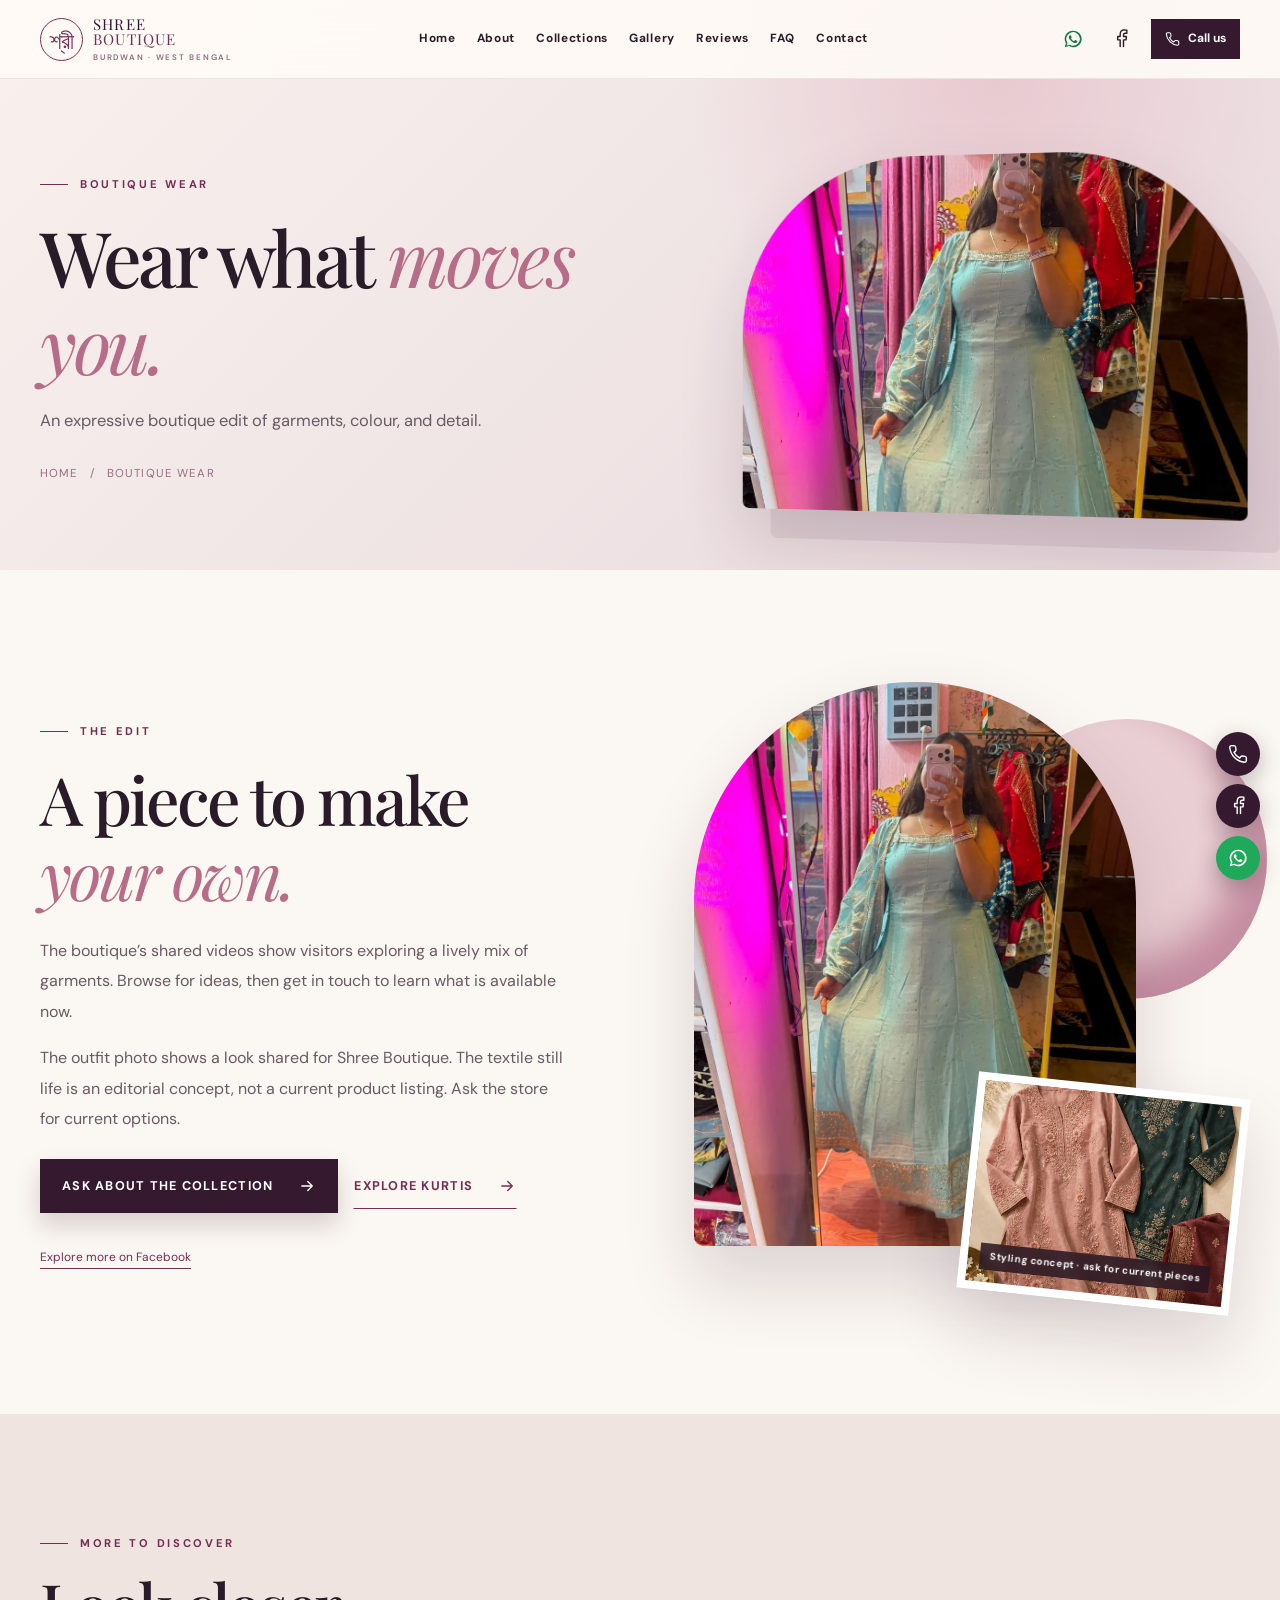
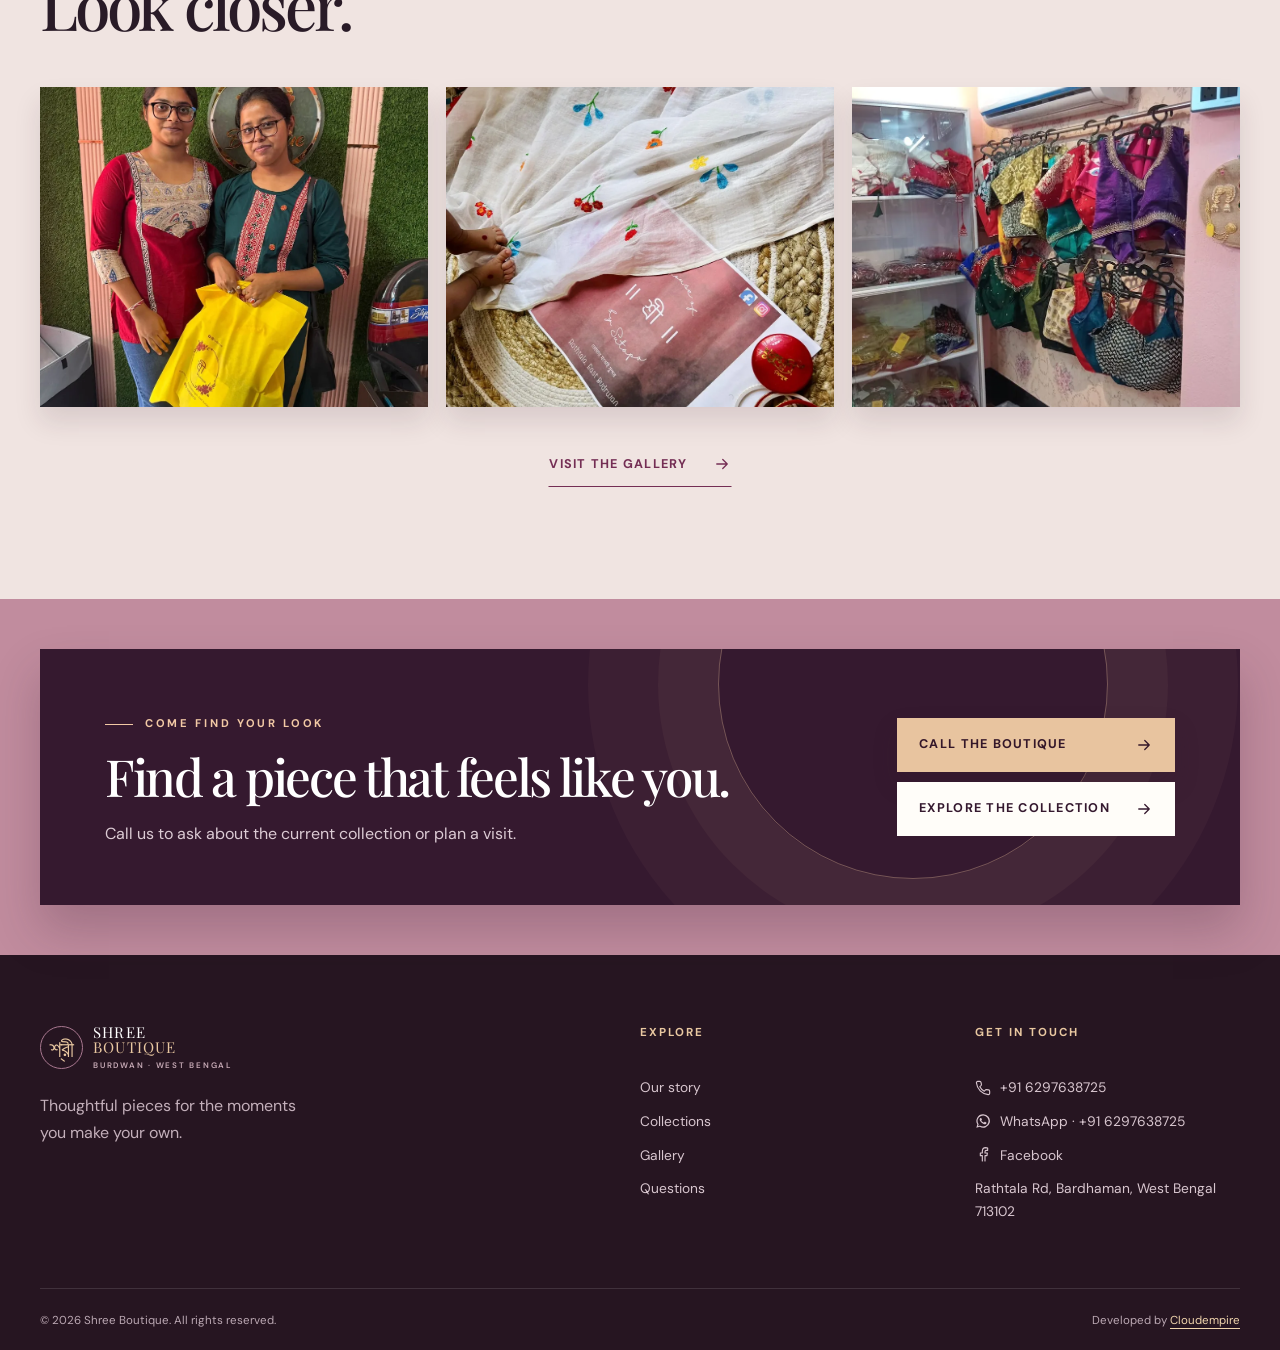
<file: boutique-wear.html>
<!DOCTYPE html>

<html lang="en"><head><meta charset="utf-8"/><meta content="width=device-width,initial-scale=1" name="viewport"/><meta content="#2a1525" name="theme-color"/><title>Boutique Wear | Shree Boutique Bardhaman</title><meta content="Discover colourful garments and expressive details in the Shree Boutique edit. Ask about current pieces." name="description"/><link href="https://cloudempiretech.github.io/ShreeBoutique/boutique-wear.html" rel="canonical"/><meta content="website" property="og:type"/><meta content="Boutique Wear | Shree Boutique Bardhaman" property="og:title"/><meta content="Discover colourful garments and expressive details in the Shree Boutique edit. Ask about current pieces." property="og:description"/><meta content="https://cloudempiretech.github.io/ShreeBoutique/boutique-wear.html" property="og:url"/><meta content="https://cloudempiretech.github.io/ShreeBoutique/assets/hero-poster.webp" property="og:image"/><meta content="summary_large_image" name="twitter:card"/><link href="assets/favicon.svg" rel="icon" type="image/svg+xml"/><link href="https://fonts.googleapis.com" rel="preconnect"/><link crossorigin="" href="https://fonts.gstatic.com" rel="preconnect"/><link href="https://fonts.googleapis.com/css2?family=DM+Sans:wght@400;500;600;700&amp;family=Playfair+Display:ital,wght@0,400;0,500;0,600;1,400;1,500&amp;display=swap" rel="stylesheet"/><link href="styles.css" rel="stylesheet"/><script type="application/ld+json">{"@context": "https://schema.org", "@type": "ClothingStore", "name": "Shree Boutique", "url": "https://cloudempiretech.github.io/ShreeBoutique/", "image": "https://cloudempiretech.github.io/ShreeBoutique/assets/hero-poster.webp", "telephone": "+916297638725", "areaServed": {"@type": "City", "name": "Bardhaman"}, "sameAs": ["https://www.facebook.com/Higbgboutique/"], "address": {"@type": "PostalAddress", "streetAddress": "Rathtala Rd", "addressLocality": "Bardhaman", "addressRegion": "West Bengal", "postalCode": "713102", "addressCountry": "IN"}, "hasMap": "https://maps.app.goo.gl/zmxohSUBoW38o7A67"}</script><script defer="" src="script.js"></script></head><body data-page="boutique-wear"><a class="skip-link" href="#main">Skip to content</a><header class="site-header" id="top"><div class="nav-wrap shell">
<a aria-label="Shree Boutique home" class="brand" href="index.html"><span class="brand-mark">শ্রী</span><span class="brand-type">SHREE <em>BOUTIQUE</em><small>BURDWAN · WEST BENGAL</small></span></a>
<nav aria-label="Main navigation" class="desktop-nav"><a class="" href="index.html">Home</a><a class="" href="about.html">About</a><a class="" href="collections.html">Collections</a><a class="" href="gallery.html">Gallery</a><a class="" href="testimonials.html">Reviews</a><a class="" href="faq.html">FAQ</a><a class="" href="contact.html">Contact</a></nav>
<div class="header-actions"><a aria-label="Message Shree Boutique on WhatsApp" class="icon-link whatsapp-link" href="https://wa.me/916297638725" rel="noopener noreferrer" target="_blank"><svg aria-hidden="true" fill="currentColor" viewbox="0 0 24 24"><path d="M12.04 2a9.9 9.9 0 0 0-8.5 15.04L2 22l5.12-1.49A10 10 0 1 0 12.04 2Zm0 18.18a8.2 8.2 0 0 1-4.18-1.14l-.3-.18-3.04.88.9-2.96-.2-.31a8.2 8.2 0 1 1 6.82 3.71Zm4.5-6.14c-.24-.12-1.45-.72-1.68-.8-.23-.09-.4-.12-.57.12-.17.25-.64.8-.79.97-.15.16-.29.18-.54.06-.25-.13-1.04-.39-1.98-1.22-.73-.65-1.22-1.45-1.36-1.7-.15-.25-.01-.38.1-.51l.38-.45c.13-.15.17-.25.25-.42.09-.16.04-.31-.02-.44l-.76-1.82c-.2-.49-.4-.42-.56-.43h-.48c-.17 0-.44.06-.67.3-.23.25-.88.86-.88 2.1s.9 2.43 1.03 2.59c.12.17 1.77 2.7 4.28 3.79.6.26 1.08.42 1.45.54.61.2 1.17.17 1.61.1.49-.07 1.45-.59 1.66-1.16.2-.57.2-1.07.14-1.17-.06-.1-.23-.16-.47-.29Z"></path></svg></a><a aria-label="Shree Boutique on Facebook" class="icon-link" href="https://www.facebook.com/Higbgboutique/" rel="noopener noreferrer" target="_blank"><svg aria-hidden="true" fill="none" stroke="currentColor" stroke-linecap="round" stroke-linejoin="round" stroke-width="1.7" viewbox="0 0 24 24"><path d="M15 21v-8h3l.5-4H15V7c0-1.1.4-2 2-2h2V1.5A23 23 0 0 0 16.1 1C13 1 11 2.9 11 6.5V9H8v4h3v8"></path></svg></a><a class="header-call" href="tel:+916297638725"><svg aria-hidden="true" fill="none" stroke="currentColor" stroke-linecap="round" stroke-linejoin="round" stroke-width="1.7" viewbox="0 0 24 24"><path d="M22 16.9v3a2 2 0 0 1-2.2 2A19.8 19.8 0 0 1 2.1 4.2 2 2 0 0 1 4.1 2h3a2 2 0 0 1 2 1.7l.5 3a2 2 0 0 1-.6 1.8L7.2 10a16 16 0 0 0 6.8 6.8l1.5-1.8a2 2 0 0 1 1.8-.6l3 .5a2 2 0 0 1 1.7 2Z"></path></svg><span>Call us</span></a><button aria-controls="mobile-nav" aria-expanded="false" aria-label="Open menu" class="menu-toggle" type="button"><svg aria-hidden="true" fill="none" stroke="currentColor" stroke-linecap="round" stroke-linejoin="round" stroke-width="1.7" viewbox="0 0 24 24"><path d="M4 7h16M4 12h16M4 17h16"></path></svg></button></div>
</div><nav aria-label="Mobile navigation" class="mobile-nav" id="mobile-nav"><a class="" href="index.html">Home</a><a class="" href="about.html">About</a><a class="" href="collections.html">Collections</a><a class="" href="gallery.html">Gallery</a><a class="" href="testimonials.html">Reviews</a><a class="" href="faq.html">FAQ</a><a class="" href="contact.html">Contact</a><div class="mobile-nav-actions"><a href="tel:+916297638725"><svg aria-hidden="true" fill="none" stroke="currentColor" stroke-linecap="round" stroke-linejoin="round" stroke-width="1.7" viewbox="0 0 24 24"><path d="M22 16.9v3a2 2 0 0 1-2.2 2A19.8 19.8 0 0 1 2.1 4.2 2 2 0 0 1 4.1 2h3a2 2 0 0 1 2 1.7l.5 3a2 2 0 0 1-.6 1.8L7.2 10a16 16 0 0 0 6.8 6.8l1.5-1.8a2 2 0 0 1 1.8-.6l3 .5a2 2 0 0 1 1.7 2Z"></path></svg> Call</a><a href="https://www.facebook.com/Higbgboutique/" rel="noopener noreferrer" target="_blank"><svg aria-hidden="true" fill="none" stroke="currentColor" stroke-linecap="round" stroke-linejoin="round" stroke-width="1.7" viewbox="0 0 24 24"><path d="M15 21v-8h3l.5-4H15V7c0-1.1.4-2 2-2h2V1.5A23 23 0 0 0 16.1 1C13 1 11 2.9 11 6.5V9H8v4h3v8"></path></svg> Facebook</a><a href="https://wa.me/916297638725" rel="noopener noreferrer" target="_blank"><svg aria-hidden="true" fill="currentColor" viewbox="0 0 24 24"><path d="M12.04 2a9.9 9.9 0 0 0-8.5 15.04L2 22l5.12-1.49A10 10 0 1 0 12.04 2Zm0 18.18a8.2 8.2 0 0 1-4.18-1.14l-.3-.18-3.04.88.9-2.96-.2-.31a8.2 8.2 0 1 1 6.82 3.71Zm4.5-6.14c-.24-.12-1.45-.72-1.68-.8-.23-.09-.4-.12-.57.12-.17.25-.64.8-.79.97-.15.16-.29.18-.54.06-.25-.13-1.04-.39-1.98-1.22-.73-.65-1.22-1.45-1.36-1.7-.15-.25-.01-.38.1-.51l.38-.45c.13-.15.17-.25.25-.42.09-.16.04-.31-.02-.44l-.76-1.82c-.2-.49-.4-.42-.56-.43h-.48c-.17 0-.44.06-.67.3-.23.25-.88.86-.88 2.1s.9 2.43 1.03 2.59c.12.17 1.77 2.7 4.28 3.79.6.26 1.08.42 1.45.54.61.2 1.17.17 1.61.1.49-.07 1.45-.59 1.66-1.16.2-.57.2-1.07.14-1.17-.06-.1-.23-.16-.47-.29Z"></path></svg>WhatsApp</a></div></nav></header><main id="main"><section class="inner-hero"><div class="shell inner-hero-grid"><div class="inner-hero-copy reveal"><span class="eyebrow"><span class="eyebrow-line"></span>BOUTIQUE WEAR</span><h1>Wear what <em>moves you.</em></h1><p>An expressive boutique edit of garments, colour, and detail.</p><div class="breadcrumb"><a href="index.html">Home</a><span>/</span><span>BOUTIQUE WEAR</span></div></div><div class="inner-hero-media depth-card" data-parallax=".08"><img alt="Light blue embroidered dress photographed in a boutique mirror" class="cover-image" decoding="async" loading="lazy" sizes="(max-width: 700px) 100vw, 50vw" src="assets/look-aqua.webp" srcset="assets/look-aqua-480.webp 480w, assets/look-aqua.webp 960w"/></div></div></section><section class="section-pad"><div class="shell product-grid"><div><span class="eyebrow"><span class="eyebrow-line"></span>THE EDIT</span><h2 class="reveal">A piece to make <em>your own.</em></h2><p class="reveal">The boutique’s shared videos show visitors exploring a lively mix of garments. Browse for ideas, then get in touch to learn what is available now.</p><p class="reveal">The outfit photo shows a look shared for Shree Boutique. The textile still life is an editorial concept, not a current product listing. Ask the store for current options.</p><div class="product-actions reveal"><a class="button button-primary" href="tel:+916297638725"><span>Ask about the collection</span><svg aria-hidden="true" fill="none" stroke="currentColor" stroke-linecap="round" stroke-linejoin="round" stroke-width="1.7" viewbox="0 0 24 24"><path d="M5 12h14m-6-6 6 6-6 6"></path></svg></a><a class="button button-text" href="kurtis.html"><span>Explore kurtis</span><svg aria-hidden="true" fill="none" stroke="currentColor" stroke-linecap="round" stroke-linejoin="round" stroke-width="1.7" viewbox="0 0 24 24"><path d="M5 12h14m-6-6 6 6-6 6"></path></svg></a></div><a class="source-link" href="https://www.facebook.com/Higbgboutique/" rel="noopener noreferrer" target="_blank">Explore more on Facebook</a></div><div class="product-composition reveal"><div class="product-main"><img alt="Light blue embroidered boutique dress" class="" decoding="async" loading="lazy" sizes="(max-width: 700px) 100vw, 50vw" src="assets/look-aqua.webp" srcset="assets/look-aqua-480.webp 480w, assets/look-aqua.webp 960w"/></div><div class="product-detail"><img alt="Editorial concept of embroidered kurtis; not current stock" class="" decoding="async" loading="lazy" sizes="(max-width: 700px) 100vw, 50vw" src="assets/editorial-kurtis.webp" srcset="assets/editorial-kurtis-480.webp 480w, assets/editorial-kurtis.webp 960w"/><span class="editorial-tag">Styling concept · ask for current pieces</span></div><span aria-hidden="true" class="product-disc"></span></div></div></section><section class="mini-gallery section-pad"><div class="shell"><div class="section-intro reveal"><span class="eyebrow"><span class="eyebrow-line"></span>MORE TO DISCOVER</span><h2>Look closer.</h2></div><div class="mini-gallery-grid"><img alt="Visitors with a Shree Boutique shopping bag" class="" decoding="async" loading="lazy" sizes="(max-width: 700px) 100vw, 50vw" src="assets/customers-pair.webp" srcset="assets/customers-pair-480.webp 480w, assets/customers-pair.webp 960w"/><img alt="Colourful embroidered flowers on white fabric" class="" decoding="async" loading="lazy" sizes="(max-width: 700px) 100vw, 50vw" src="assets/embroidered-fabric.webp" srcset="assets/embroidered-fabric-480.webp 480w, assets/embroidered-fabric.webp 960w"/><img alt="Garments displayed inside Shree Boutique" class="" decoding="async" loading="lazy" sizes="(max-width: 700px) 100vw, 50vw" src="assets/maps-interior.webp" srcset="assets/maps-interior-480.webp 480w, assets/maps-interior.webp 960w"/></div><div class="section-link"><a class="button button-text" href="gallery.html"><span>Visit the gallery</span><svg aria-hidden="true" fill="none" stroke="currentColor" stroke-linecap="round" stroke-linejoin="round" stroke-width="1.7" viewbox="0 0 24 24"><path d="M5 12h14m-6-6 6 6-6 6"></path></svg></a></div></div></section><section class="cta-band"><div class="shell cta-inner reveal"><span aria-hidden="true" class="cta-glow"></span><div><span class="eyebrow"><span class="eyebrow-line"></span>COME FIND YOUR LOOK</span><h2>Find a piece that feels like you.</h2><p>Call us to ask about the current collection or plan a visit.</p></div><div class="cta-actions"><a class="button button-primary" href="tel:+916297638725"><span>Call the boutique</span><svg aria-hidden="true" fill="none" stroke="currentColor" stroke-linecap="round" stroke-linejoin="round" stroke-width="1.7" viewbox="0 0 24 24"><path d="M5 12h14m-6-6 6 6-6 6"></path></svg></a><a class="button button-light" href="collections.html"><span>Explore the collection</span><svg aria-hidden="true" fill="none" stroke="currentColor" stroke-linecap="round" stroke-linejoin="round" stroke-width="1.7" viewbox="0 0 24 24"><path d="M5 12h14m-6-6 6 6-6 6"></path></svg></a></div></div></section></main><footer class="site-footer"><div class="shell footer-top"><div><a class="brand brand-footer" href="index.html"><span class="brand-mark">শ্রী</span><span class="brand-type">SHREE <em>BOUTIQUE</em><small>BURDWAN · WEST BENGAL</small></span></a><p>Thoughtful pieces for the moments you make your own.</p></div><div><h2>Explore</h2><a href="about.html">Our story</a><a href="collections.html">Collections</a><a href="gallery.html">Gallery</a><a href="faq.html">Questions</a></div><div><h2>Get in touch</h2><a href="tel:+916297638725"><svg aria-hidden="true" fill="none" stroke="currentColor" stroke-linecap="round" stroke-linejoin="round" stroke-width="1.7" viewbox="0 0 24 24"><path d="M22 16.9v3a2 2 0 0 1-2.2 2A19.8 19.8 0 0 1 2.1 4.2 2 2 0 0 1 4.1 2h3a2 2 0 0 1 2 1.7l.5 3a2 2 0 0 1-.6 1.8L7.2 10a16 16 0 0 0 6.8 6.8l1.5-1.8a2 2 0 0 1 1.8-.6l3 .5a2 2 0 0 1 1.7 2Z"></path></svg> +91 6297638725</a><a href="https://wa.me/916297638725" rel="noopener noreferrer" target="_blank"><svg aria-hidden="true" fill="currentColor" viewbox="0 0 24 24"><path d="M12.04 2a9.9 9.9 0 0 0-8.5 15.04L2 22l5.12-1.49A10 10 0 1 0 12.04 2Zm0 18.18a8.2 8.2 0 0 1-4.18-1.14l-.3-.18-3.04.88.9-2.96-.2-.31a8.2 8.2 0 1 1 6.82 3.71Zm4.5-6.14c-.24-.12-1.45-.72-1.68-.8-.23-.09-.4-.12-.57.12-.17.25-.64.8-.79.97-.15.16-.29.18-.54.06-.25-.13-1.04-.39-1.98-1.22-.73-.65-1.22-1.45-1.36-1.7-.15-.25-.01-.38.1-.51l.38-.45c.13-.15.17-.25.25-.42.09-.16.04-.31-.02-.44l-.76-1.82c-.2-.49-.4-.42-.56-.43h-.48c-.17 0-.44.06-.67.3-.23.25-.88.86-.88 2.1s.9 2.43 1.03 2.59c.12.17 1.77 2.7 4.28 3.79.6.26 1.08.42 1.45.54.61.2 1.17.17 1.61.1.49-.07 1.45-.59 1.66-1.16.2-.57.2-1.07.14-1.17-.06-.1-.23-.16-.47-.29Z"></path></svg>WhatsApp · +91 6297638725</a><a href="https://www.facebook.com/Higbgboutique/" rel="noopener noreferrer" target="_blank"><svg aria-hidden="true" fill="none" stroke="currentColor" stroke-linecap="round" stroke-linejoin="round" stroke-width="1.7" viewbox="0 0 24 24"><path d="M15 21v-8h3l.5-4H15V7c0-1.1.4-2 2-2h2V1.5A23 23 0 0 0 16.1 1C13 1 11 2.9 11 6.5V9H8v4h3v8"></path></svg> Facebook</a><a href="https://maps.app.goo.gl/zmxohSUBoW38o7A67">Rathtala Rd, Bardhaman, West Bengal 713102</a></div></div><div class="shell footer-bottom"><span>© 2026 Shree Boutique. All rights reserved.</span><span>Developed by <a href="https://cloudempire.tech/" rel="noopener noreferrer" target="_blank">Cloudempire</a></span></div></footer><div class="float-actions"><a aria-label="Call Shree Boutique" href="tel:+916297638725"><svg aria-hidden="true" fill="none" stroke="currentColor" stroke-linecap="round" stroke-linejoin="round" stroke-width="1.7" viewbox="0 0 24 24"><path d="M22 16.9v3a2 2 0 0 1-2.2 2A19.8 19.8 0 0 1 2.1 4.2 2 2 0 0 1 4.1 2h3a2 2 0 0 1 2 1.7l.5 3a2 2 0 0 1-.6 1.8L7.2 10a16 16 0 0 0 6.8 6.8l1.5-1.8a2 2 0 0 1 1.8-.6l3 .5a2 2 0 0 1 1.7 2Z"></path></svg></a><a aria-label="Visit Shree Boutique on Facebook" href="https://www.facebook.com/Higbgboutique/" rel="noopener noreferrer" target="_blank"><svg aria-hidden="true" fill="none" stroke="currentColor" stroke-linecap="round" stroke-linejoin="round" stroke-width="1.7" viewbox="0 0 24 24"><path d="M15 21v-8h3l.5-4H15V7c0-1.1.4-2 2-2h2V1.5A23 23 0 0 0 16.1 1C13 1 11 2.9 11 6.5V9H8v4h3v8"></path></svg></a><a aria-label="Message Shree Boutique on WhatsApp" class="float-whatsapp" href="https://wa.me/916297638725" rel="noopener noreferrer" target="_blank"><svg aria-hidden="true" fill="currentColor" viewbox="0 0 24 24"><path d="M12.04 2a9.9 9.9 0 0 0-8.5 15.04L2 22l5.12-1.49A10 10 0 1 0 12.04 2Zm0 18.18a8.2 8.2 0 0 1-4.18-1.14l-.3-.18-3.04.88.9-2.96-.2-.31a8.2 8.2 0 1 1 6.82 3.71Zm4.5-6.14c-.24-.12-1.45-.72-1.68-.8-.23-.09-.4-.12-.57.12-.17.25-.64.8-.79.97-.15.16-.29.18-.54.06-.25-.13-1.04-.39-1.98-1.22-.73-.65-1.22-1.45-1.36-1.7-.15-.25-.01-.38.1-.51l.38-.45c.13-.15.17-.25.25-.42.09-.16.04-.31-.02-.44l-.76-1.82c-.2-.49-.4-.42-.56-.43h-.48c-.17 0-.44.06-.67.3-.23.25-.88.86-.88 2.1s.9 2.43 1.03 2.59c.12.17 1.77 2.7 4.28 3.79.6.26 1.08.42 1.45.54.61.2 1.17.17 1.61.1.49-.07 1.45-.59 1.66-1.16.2-.57.2-1.07.14-1.17-.06-.1-.23-.16-.47-.29Z"></path></svg></a></div></body></html>
</file>
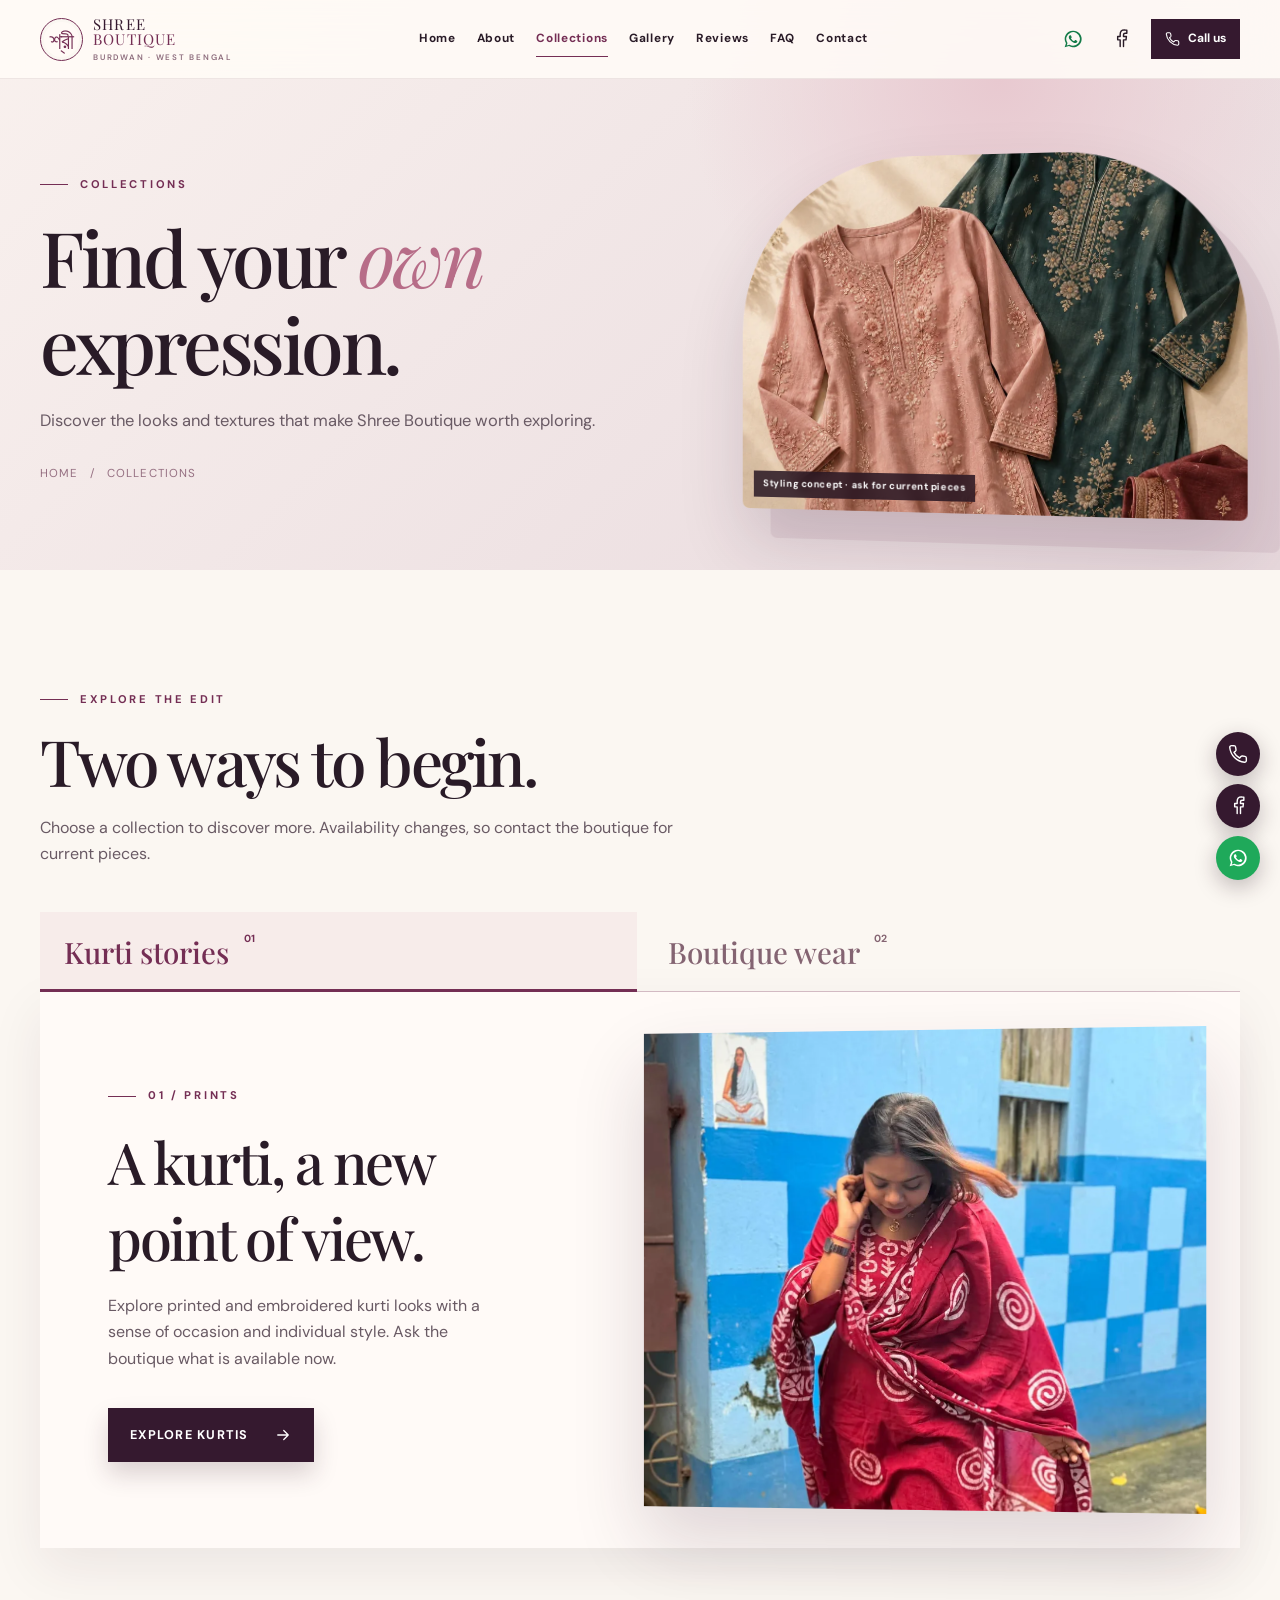
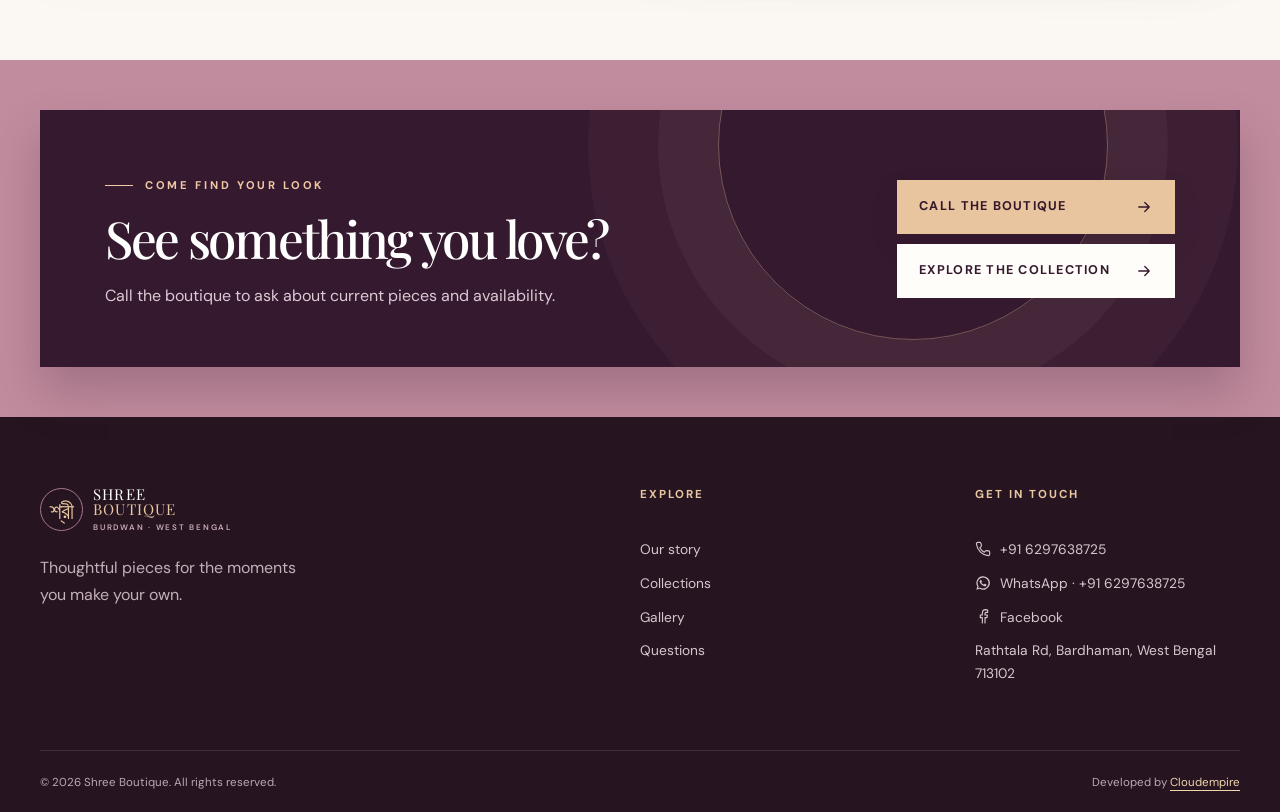
<file: collections.html>
<!DOCTYPE html>

<html lang="en"><head><meta charset="utf-8"/><meta content="width=device-width,initial-scale=1" name="viewport"/><meta content="#2a1525" name="theme-color"/><title>Collections | Shree Boutique Bardhaman</title><meta content="Explore kurtis and boutique wear from Shree Boutique on Rathtala Road in Bardhaman. Contact the boutique for current availability." name="description"/><link href="https://cloudempiretech.github.io/ShreeBoutique/collections.html" rel="canonical"/><meta content="website" property="og:type"/><meta content="Collections | Shree Boutique Bardhaman" property="og:title"/><meta content="Explore kurtis and boutique wear from Shree Boutique on Rathtala Road in Bardhaman. Contact the boutique for current availability." property="og:description"/><meta content="https://cloudempiretech.github.io/ShreeBoutique/collections.html" property="og:url"/><meta content="https://cloudempiretech.github.io/ShreeBoutique/assets/hero-poster.webp" property="og:image"/><meta content="summary_large_image" name="twitter:card"/><link href="assets/favicon.svg" rel="icon" type="image/svg+xml"/><link href="https://fonts.googleapis.com" rel="preconnect"/><link crossorigin="" href="https://fonts.gstatic.com" rel="preconnect"/><link href="https://fonts.googleapis.com/css2?family=DM+Sans:wght@400;500;600;700&amp;family=Playfair+Display:ital,wght@0,400;0,500;0,600;1,400;1,500&amp;display=swap" rel="stylesheet"/><link href="styles.css" rel="stylesheet"/><script type="application/ld+json">{"@context": "https://schema.org", "@type": "ClothingStore", "name": "Shree Boutique", "url": "https://cloudempiretech.github.io/ShreeBoutique/", "image": "https://cloudempiretech.github.io/ShreeBoutique/assets/hero-poster.webp", "telephone": "+916297638725", "areaServed": {"@type": "City", "name": "Bardhaman"}, "sameAs": ["https://www.facebook.com/Higbgboutique/"], "address": {"@type": "PostalAddress", "streetAddress": "Rathtala Rd", "addressLocality": "Bardhaman", "addressRegion": "West Bengal", "postalCode": "713102", "addressCountry": "IN"}, "hasMap": "https://maps.app.goo.gl/zmxohSUBoW38o7A67"}</script><script defer="" src="script.js"></script></head><body data-page="collections"><a class="skip-link" href="#main">Skip to content</a><header class="site-header" id="top"><div class="nav-wrap shell">
<a aria-label="Shree Boutique home" class="brand" href="index.html"><span class="brand-mark">শ্রী</span><span class="brand-type">SHREE <em>BOUTIQUE</em><small>BURDWAN · WEST BENGAL</small></span></a>
<nav aria-label="Main navigation" class="desktop-nav"><a class="" href="index.html">Home</a><a class="" href="about.html">About</a><a aria-current="page" class="active" href="collections.html">Collections</a><a class="" href="gallery.html">Gallery</a><a class="" href="testimonials.html">Reviews</a><a class="" href="faq.html">FAQ</a><a class="" href="contact.html">Contact</a></nav>
<div class="header-actions"><a aria-label="Message Shree Boutique on WhatsApp" class="icon-link whatsapp-link" href="https://wa.me/916297638725" rel="noopener noreferrer" target="_blank"><svg aria-hidden="true" fill="currentColor" viewbox="0 0 24 24"><path d="M12.04 2a9.9 9.9 0 0 0-8.5 15.04L2 22l5.12-1.49A10 10 0 1 0 12.04 2Zm0 18.18a8.2 8.2 0 0 1-4.18-1.14l-.3-.18-3.04.88.9-2.96-.2-.31a8.2 8.2 0 1 1 6.82 3.71Zm4.5-6.14c-.24-.12-1.45-.72-1.68-.8-.23-.09-.4-.12-.57.12-.17.25-.64.8-.79.97-.15.16-.29.18-.54.06-.25-.13-1.04-.39-1.98-1.22-.73-.65-1.22-1.45-1.36-1.7-.15-.25-.01-.38.1-.51l.38-.45c.13-.15.17-.25.25-.42.09-.16.04-.31-.02-.44l-.76-1.82c-.2-.49-.4-.42-.56-.43h-.48c-.17 0-.44.06-.67.3-.23.25-.88.86-.88 2.1s.9 2.43 1.03 2.59c.12.17 1.77 2.7 4.28 3.79.6.26 1.08.42 1.45.54.61.2 1.17.17 1.61.1.49-.07 1.45-.59 1.66-1.16.2-.57.2-1.07.14-1.17-.06-.1-.23-.16-.47-.29Z"></path></svg></a><a aria-label="Shree Boutique on Facebook" class="icon-link" href="https://www.facebook.com/Higbgboutique/" rel="noopener noreferrer" target="_blank"><svg aria-hidden="true" fill="none" stroke="currentColor" stroke-linecap="round" stroke-linejoin="round" stroke-width="1.7" viewbox="0 0 24 24"><path d="M15 21v-8h3l.5-4H15V7c0-1.1.4-2 2-2h2V1.5A23 23 0 0 0 16.1 1C13 1 11 2.9 11 6.5V9H8v4h3v8"></path></svg></a><a class="header-call" href="tel:+916297638725"><svg aria-hidden="true" fill="none" stroke="currentColor" stroke-linecap="round" stroke-linejoin="round" stroke-width="1.7" viewbox="0 0 24 24"><path d="M22 16.9v3a2 2 0 0 1-2.2 2A19.8 19.8 0 0 1 2.1 4.2 2 2 0 0 1 4.1 2h3a2 2 0 0 1 2 1.7l.5 3a2 2 0 0 1-.6 1.8L7.2 10a16 16 0 0 0 6.8 6.8l1.5-1.8a2 2 0 0 1 1.8-.6l3 .5a2 2 0 0 1 1.7 2Z"></path></svg><span>Call us</span></a><button aria-controls="mobile-nav" aria-expanded="false" aria-label="Open menu" class="menu-toggle" type="button"><svg aria-hidden="true" fill="none" stroke="currentColor" stroke-linecap="round" stroke-linejoin="round" stroke-width="1.7" viewbox="0 0 24 24"><path d="M4 7h16M4 12h16M4 17h16"></path></svg></button></div>
</div><nav aria-label="Mobile navigation" class="mobile-nav" id="mobile-nav"><a class="" href="index.html">Home</a><a class="" href="about.html">About</a><a aria-current="page" class="active" href="collections.html">Collections</a><a class="" href="gallery.html">Gallery</a><a class="" href="testimonials.html">Reviews</a><a class="" href="faq.html">FAQ</a><a class="" href="contact.html">Contact</a><div class="mobile-nav-actions"><a href="tel:+916297638725"><svg aria-hidden="true" fill="none" stroke="currentColor" stroke-linecap="round" stroke-linejoin="round" stroke-width="1.7" viewbox="0 0 24 24"><path d="M22 16.9v3a2 2 0 0 1-2.2 2A19.8 19.8 0 0 1 2.1 4.2 2 2 0 0 1 4.1 2h3a2 2 0 0 1 2 1.7l.5 3a2 2 0 0 1-.6 1.8L7.2 10a16 16 0 0 0 6.8 6.8l1.5-1.8a2 2 0 0 1 1.8-.6l3 .5a2 2 0 0 1 1.7 2Z"></path></svg> Call</a><a href="https://www.facebook.com/Higbgboutique/" rel="noopener noreferrer" target="_blank"><svg aria-hidden="true" fill="none" stroke="currentColor" stroke-linecap="round" stroke-linejoin="round" stroke-width="1.7" viewbox="0 0 24 24"><path d="M15 21v-8h3l.5-4H15V7c0-1.1.4-2 2-2h2V1.5A23 23 0 0 0 16.1 1C13 1 11 2.9 11 6.5V9H8v4h3v8"></path></svg> Facebook</a><a href="https://wa.me/916297638725" rel="noopener noreferrer" target="_blank"><svg aria-hidden="true" fill="currentColor" viewbox="0 0 24 24"><path d="M12.04 2a9.9 9.9 0 0 0-8.5 15.04L2 22l5.12-1.49A10 10 0 1 0 12.04 2Zm0 18.18a8.2 8.2 0 0 1-4.18-1.14l-.3-.18-3.04.88.9-2.96-.2-.31a8.2 8.2 0 1 1 6.82 3.71Zm4.5-6.14c-.24-.12-1.45-.72-1.68-.8-.23-.09-.4-.12-.57.12-.17.25-.64.8-.79.97-.15.16-.29.18-.54.06-.25-.13-1.04-.39-1.98-1.22-.73-.65-1.22-1.45-1.36-1.7-.15-.25-.01-.38.1-.51l.38-.45c.13-.15.17-.25.25-.42.09-.16.04-.31-.02-.44l-.76-1.82c-.2-.49-.4-.42-.56-.43h-.48c-.17 0-.44.06-.67.3-.23.25-.88.86-.88 2.1s.9 2.43 1.03 2.59c.12.17 1.77 2.7 4.28 3.79.6.26 1.08.42 1.45.54.61.2 1.17.17 1.61.1.49-.07 1.45-.59 1.66-1.16.2-.57.2-1.07.14-1.17-.06-.1-.23-.16-.47-.29Z"></path></svg>WhatsApp</a></div></nav></header><main id="main"><section class="inner-hero"><div class="shell inner-hero-grid"><div class="inner-hero-copy reveal"><span class="eyebrow"><span class="eyebrow-line"></span>COLLECTIONS</span><h1>Find your <em>own</em> expression.</h1><p>Discover the looks and textures that make Shree Boutique worth exploring.</p><div class="breadcrumb"><a href="index.html">Home</a><span>/</span><span>COLLECTIONS</span></div></div><div class="inner-hero-media depth-card" data-parallax=".08"><img alt="Editorial concept of embroidered kurtis in pink and teal; not current stock" class="cover-image" decoding="async" loading="lazy" sizes="(max-width: 700px) 100vw, 50vw" src="assets/editorial-kurtis.webp" srcset="assets/editorial-kurtis-480.webp 480w, assets/editorial-kurtis.webp 960w"/><span class="editorial-tag">Styling concept · ask for current pieces</span></div></div></section><section class="section-pad"><div class="shell"><div class="section-intro reveal"><span class="eyebrow"><span class="eyebrow-line"></span>EXPLORE THE EDIT</span><h2>Two ways to begin.</h2><p>Choose a collection to discover more. Availability changes, so contact the boutique for current pieces.</p></div><div aria-label="Collection categories" class="collection-tabs" role="tablist"><button aria-controls="panel-kurtis" aria-selected="true" data-tab="kurtis" id="tab-kurtis" role="tab" tabindex="0" type="button">Kurti stories <span>01</span></button><button aria-controls="panel-wear" aria-selected="false" data-tab="wear" id="tab-wear" role="tab" tabindex="-1" type="button">Boutique wear <span>02</span></button></div><div aria-labelledby="tab-kurtis" class="tab-panel active" id="panel-kurtis" role="tabpanel"><div class="tab-grid"><div class="tab-copy"><span class="eyebrow"><span class="eyebrow-line"></span>01 / PRINTS</span><h3>A kurti, a new point of view.</h3><p>Explore printed and embroidered kurti looks with a sense of occasion and individual style. Ask the boutique what is available now.</p><a class="button button-primary" href="kurtis.html"><span>Explore kurtis</span><svg aria-hidden="true" fill="none" stroke="currentColor" stroke-linecap="round" stroke-linejoin="round" stroke-width="1.7" viewbox="0 0 24 24"><path d="M5 12h14m-6-6 6 6-6 6"></path></svg></a></div><div class="tab-media tilt-card"><img alt="Crimson printed kurti set" class="" decoding="async" loading="lazy" sizes="(max-width: 700px) 100vw, 50vw" src="assets/look-crimson.webp" srcset="assets/look-crimson-480.webp 480w, assets/look-crimson.webp 960w"/></div></div></div><div aria-labelledby="tab-wear" class="tab-panel" hidden="" id="panel-wear" role="tabpanel"><div class="tab-grid"><div class="tab-copy"><span class="eyebrow"><span class="eyebrow-line"></span>02 / THE EDIT</span><h3>Pieces with personality.</h3><p>Colourful garments, fabrics, and expressive details invite you to look closer. Ask the boutique about pieces currently available.</p><a class="button button-primary" href="boutique-wear.html"><span>Explore boutique wear</span><svg aria-hidden="true" fill="none" stroke="currentColor" stroke-linecap="round" stroke-linejoin="round" stroke-width="1.7" viewbox="0 0 24 24"><path d="M5 12h14m-6-6 6 6-6 6"></path></svg></a></div><div class="tab-media tilt-card"><img alt="Light blue embroidered boutique dress" class="" decoding="async" loading="lazy" sizes="(max-width: 700px) 100vw, 50vw" src="assets/look-aqua.webp" srcset="assets/look-aqua-480.webp 480w, assets/look-aqua.webp 960w"/></div></div></div></div></section><section class="cta-band"><div class="shell cta-inner reveal"><span aria-hidden="true" class="cta-glow"></span><div><span class="eyebrow"><span class="eyebrow-line"></span>COME FIND YOUR LOOK</span><h2>See something you love?</h2><p>Call the boutique to ask about current pieces and availability.</p></div><div class="cta-actions"><a class="button button-primary" href="tel:+916297638725"><span>Call the boutique</span><svg aria-hidden="true" fill="none" stroke="currentColor" stroke-linecap="round" stroke-linejoin="round" stroke-width="1.7" viewbox="0 0 24 24"><path d="M5 12h14m-6-6 6 6-6 6"></path></svg></a><a class="button button-light" href="collections.html"><span>Explore the collection</span><svg aria-hidden="true" fill="none" stroke="currentColor" stroke-linecap="round" stroke-linejoin="round" stroke-width="1.7" viewbox="0 0 24 24"><path d="M5 12h14m-6-6 6 6-6 6"></path></svg></a></div></div></section></main><footer class="site-footer"><div class="shell footer-top"><div><a class="brand brand-footer" href="index.html"><span class="brand-mark">শ্রী</span><span class="brand-type">SHREE <em>BOUTIQUE</em><small>BURDWAN · WEST BENGAL</small></span></a><p>Thoughtful pieces for the moments you make your own.</p></div><div><h2>Explore</h2><a href="about.html">Our story</a><a href="collections.html">Collections</a><a href="gallery.html">Gallery</a><a href="faq.html">Questions</a></div><div><h2>Get in touch</h2><a href="tel:+916297638725"><svg aria-hidden="true" fill="none" stroke="currentColor" stroke-linecap="round" stroke-linejoin="round" stroke-width="1.7" viewbox="0 0 24 24"><path d="M22 16.9v3a2 2 0 0 1-2.2 2A19.8 19.8 0 0 1 2.1 4.2 2 2 0 0 1 4.1 2h3a2 2 0 0 1 2 1.7l.5 3a2 2 0 0 1-.6 1.8L7.2 10a16 16 0 0 0 6.8 6.8l1.5-1.8a2 2 0 0 1 1.8-.6l3 .5a2 2 0 0 1 1.7 2Z"></path></svg> +91 6297638725</a><a href="https://wa.me/916297638725" rel="noopener noreferrer" target="_blank"><svg aria-hidden="true" fill="currentColor" viewbox="0 0 24 24"><path d="M12.04 2a9.9 9.9 0 0 0-8.5 15.04L2 22l5.12-1.49A10 10 0 1 0 12.04 2Zm0 18.18a8.2 8.2 0 0 1-4.18-1.14l-.3-.18-3.04.88.9-2.96-.2-.31a8.2 8.2 0 1 1 6.82 3.71Zm4.5-6.14c-.24-.12-1.45-.72-1.68-.8-.23-.09-.4-.12-.57.12-.17.25-.64.8-.79.97-.15.16-.29.18-.54.06-.25-.13-1.04-.39-1.98-1.22-.73-.65-1.22-1.45-1.36-1.7-.15-.25-.01-.38.1-.51l.38-.45c.13-.15.17-.25.25-.42.09-.16.04-.31-.02-.44l-.76-1.82c-.2-.49-.4-.42-.56-.43h-.48c-.17 0-.44.06-.67.3-.23.25-.88.86-.88 2.1s.9 2.43 1.03 2.59c.12.17 1.77 2.7 4.28 3.79.6.26 1.08.42 1.45.54.61.2 1.17.17 1.61.1.49-.07 1.45-.59 1.66-1.16.2-.57.2-1.07.14-1.17-.06-.1-.23-.16-.47-.29Z"></path></svg>WhatsApp · +91 6297638725</a><a href="https://www.facebook.com/Higbgboutique/" rel="noopener noreferrer" target="_blank"><svg aria-hidden="true" fill="none" stroke="currentColor" stroke-linecap="round" stroke-linejoin="round" stroke-width="1.7" viewbox="0 0 24 24"><path d="M15 21v-8h3l.5-4H15V7c0-1.1.4-2 2-2h2V1.5A23 23 0 0 0 16.1 1C13 1 11 2.9 11 6.5V9H8v4h3v8"></path></svg> Facebook</a><a href="https://maps.app.goo.gl/zmxohSUBoW38o7A67">Rathtala Rd, Bardhaman, West Bengal 713102</a></div></div><div class="shell footer-bottom"><span>© 2026 Shree Boutique. All rights reserved.</span><span>Developed by <a href="https://cloudempire.tech/" rel="noopener noreferrer" target="_blank">Cloudempire</a></span></div></footer><div class="float-actions"><a aria-label="Call Shree Boutique" href="tel:+916297638725"><svg aria-hidden="true" fill="none" stroke="currentColor" stroke-linecap="round" stroke-linejoin="round" stroke-width="1.7" viewbox="0 0 24 24"><path d="M22 16.9v3a2 2 0 0 1-2.2 2A19.8 19.8 0 0 1 2.1 4.2 2 2 0 0 1 4.1 2h3a2 2 0 0 1 2 1.7l.5 3a2 2 0 0 1-.6 1.8L7.2 10a16 16 0 0 0 6.8 6.8l1.5-1.8a2 2 0 0 1 1.8-.6l3 .5a2 2 0 0 1 1.7 2Z"></path></svg></a><a aria-label="Visit Shree Boutique on Facebook" href="https://www.facebook.com/Higbgboutique/" rel="noopener noreferrer" target="_blank"><svg aria-hidden="true" fill="none" stroke="currentColor" stroke-linecap="round" stroke-linejoin="round" stroke-width="1.7" viewbox="0 0 24 24"><path d="M15 21v-8h3l.5-4H15V7c0-1.1.4-2 2-2h2V1.5A23 23 0 0 0 16.1 1C13 1 11 2.9 11 6.5V9H8v4h3v8"></path></svg></a><a aria-label="Message Shree Boutique on WhatsApp" class="float-whatsapp" href="https://wa.me/916297638725" rel="noopener noreferrer" target="_blank"><svg aria-hidden="true" fill="currentColor" viewbox="0 0 24 24"><path d="M12.04 2a9.9 9.9 0 0 0-8.5 15.04L2 22l5.12-1.49A10 10 0 1 0 12.04 2Zm0 18.18a8.2 8.2 0 0 1-4.18-1.14l-.3-.18-3.04.88.9-2.96-.2-.31a8.2 8.2 0 1 1 6.82 3.71Zm4.5-6.14c-.24-.12-1.45-.72-1.68-.8-.23-.09-.4-.12-.57.12-.17.25-.64.8-.79.97-.15.16-.29.18-.54.06-.25-.13-1.04-.39-1.98-1.22-.73-.65-1.22-1.45-1.36-1.7-.15-.25-.01-.38.1-.51l.38-.45c.13-.15.17-.25.25-.42.09-.16.04-.31-.02-.44l-.76-1.82c-.2-.49-.4-.42-.56-.43h-.48c-.17 0-.44.06-.67.3-.23.25-.88.86-.88 2.1s.9 2.43 1.03 2.59c.12.17 1.77 2.7 4.28 3.79.6.26 1.08.42 1.45.54.61.2 1.17.17 1.61.1.49-.07 1.45-.59 1.66-1.16.2-.57.2-1.07.14-1.17-.06-.1-.23-.16-.47-.29Z"></path></svg></a></div></body></html>
</file>
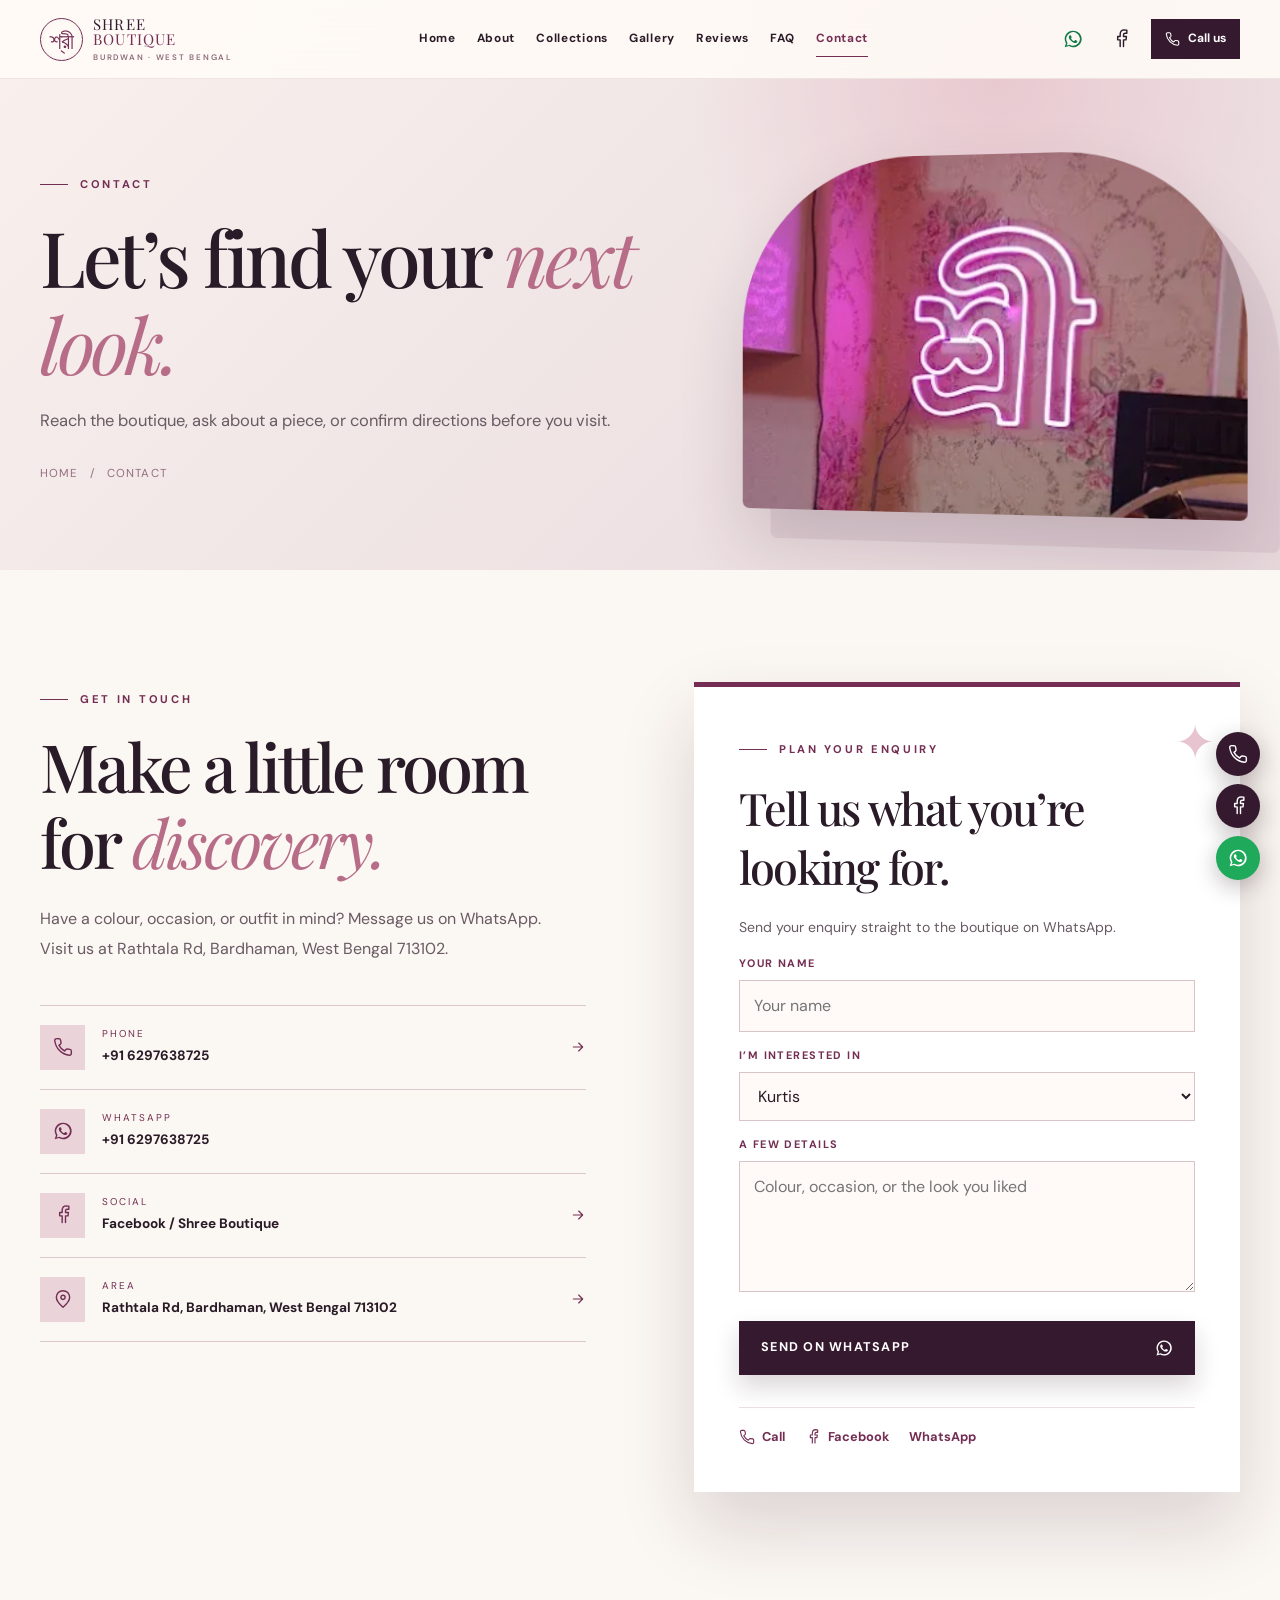
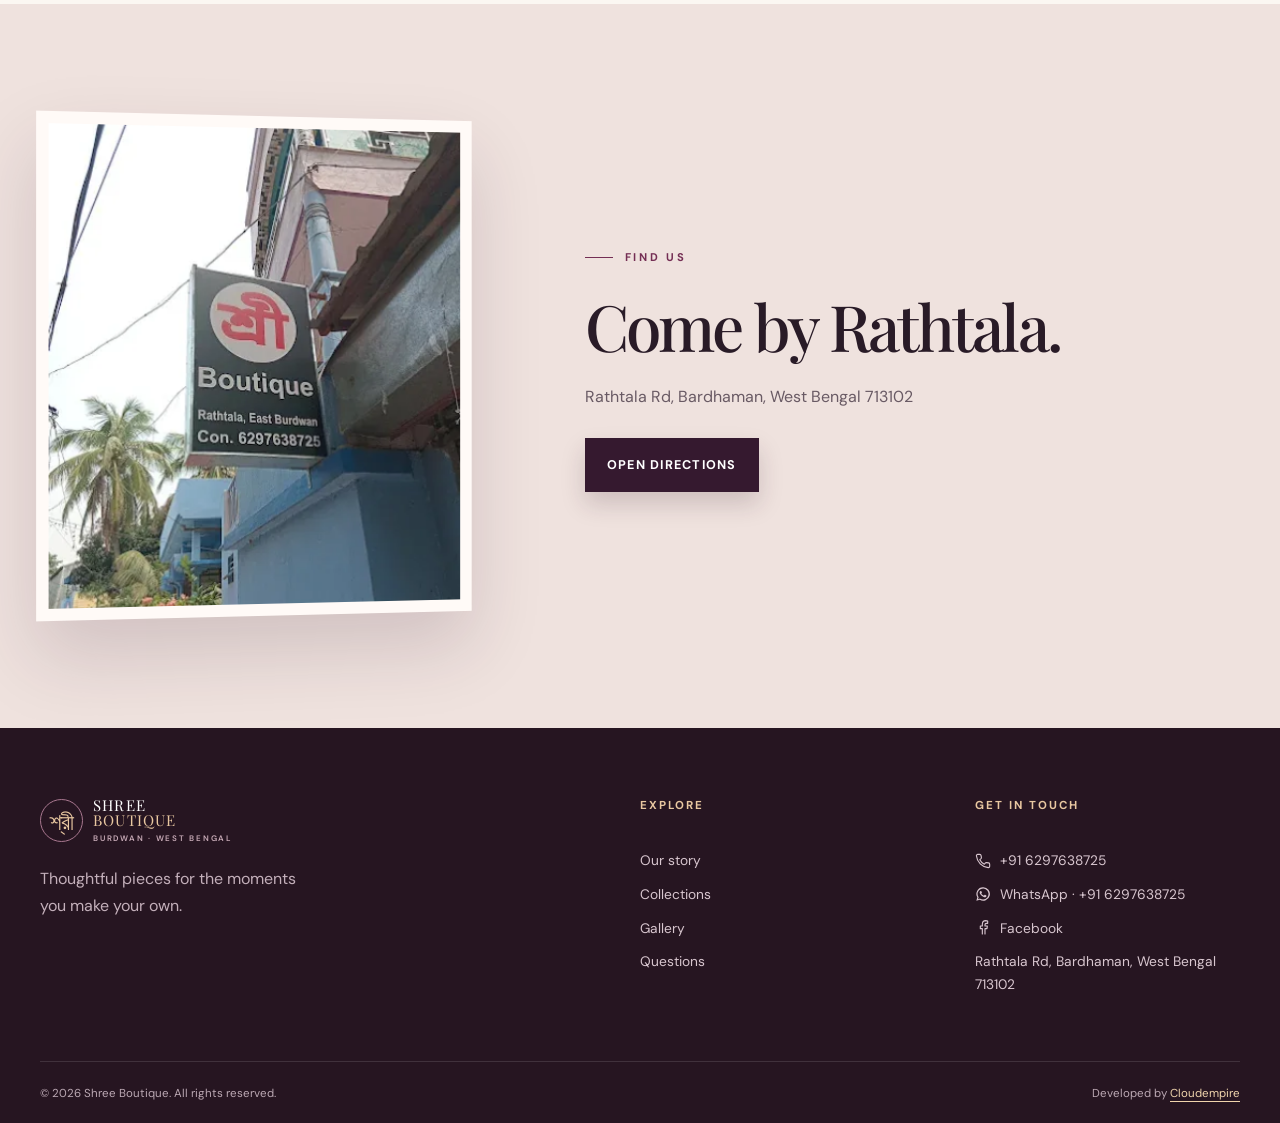
<file: contact.html>
<!DOCTYPE html>

<html lang="en"><head><meta charset="utf-8"/><meta content="width=device-width,initial-scale=1" name="viewport"/><meta content="#2a1525" name="theme-color"/><title>Contact Shree Boutique | Bardhaman</title><meta content="Call Shree Boutique, find its Facebook page, and confirm current directions before visiting Bardhaman." name="description"/><link href="https://cloudempiretech.github.io/ShreeBoutique/contact.html" rel="canonical"/><meta content="website" property="og:type"/><meta content="Contact Shree Boutique | Bardhaman" property="og:title"/><meta content="Call Shree Boutique, find its Facebook page, and confirm current directions before visiting Bardhaman." property="og:description"/><meta content="https://cloudempiretech.github.io/ShreeBoutique/contact.html" property="og:url"/><meta content="https://cloudempiretech.github.io/ShreeBoutique/assets/hero-poster.webp" property="og:image"/><meta content="summary_large_image" name="twitter:card"/><link href="assets/favicon.svg" rel="icon" type="image/svg+xml"/><link href="https://fonts.googleapis.com" rel="preconnect"/><link crossorigin="" href="https://fonts.gstatic.com" rel="preconnect"/><link href="https://fonts.googleapis.com/css2?family=DM+Sans:wght@400;500;600;700&amp;family=Playfair+Display:ital,wght@0,400;0,500;0,600;1,400;1,500&amp;display=swap" rel="stylesheet"/><link href="styles.css" rel="stylesheet"/><script type="application/ld+json">{"@context": "https://schema.org", "@type": "ClothingStore", "name": "Shree Boutique", "url": "https://cloudempiretech.github.io/ShreeBoutique/", "image": "https://cloudempiretech.github.io/ShreeBoutique/assets/hero-poster.webp", "telephone": "+916297638725", "areaServed": {"@type": "City", "name": "Bardhaman"}, "sameAs": ["https://www.facebook.com/Higbgboutique/"], "address": {"@type": "PostalAddress", "streetAddress": "Rathtala Rd", "addressLocality": "Bardhaman", "addressRegion": "West Bengal", "postalCode": "713102", "addressCountry": "IN"}, "hasMap": "https://maps.app.goo.gl/zmxohSUBoW38o7A67"}</script><script defer="" src="script.js"></script></head><body data-page="contact"><a class="skip-link" href="#main">Skip to content</a><header class="site-header" id="top"><div class="nav-wrap shell">
<a aria-label="Shree Boutique home" class="brand" href="index.html"><span class="brand-mark">শ্রী</span><span class="brand-type">SHREE <em>BOUTIQUE</em><small>BURDWAN · WEST BENGAL</small></span></a>
<nav aria-label="Main navigation" class="desktop-nav"><a class="" href="index.html">Home</a><a class="" href="about.html">About</a><a class="" href="collections.html">Collections</a><a class="" href="gallery.html">Gallery</a><a class="" href="testimonials.html">Reviews</a><a class="" href="faq.html">FAQ</a><a aria-current="page" class="active" href="contact.html">Contact</a></nav>
<div class="header-actions"><a aria-label="Message Shree Boutique on WhatsApp" class="icon-link whatsapp-link" href="https://wa.me/916297638725" rel="noopener noreferrer" target="_blank"><svg aria-hidden="true" fill="currentColor" viewbox="0 0 24 24"><path d="M12.04 2a9.9 9.9 0 0 0-8.5 15.04L2 22l5.12-1.49A10 10 0 1 0 12.04 2Zm0 18.18a8.2 8.2 0 0 1-4.18-1.14l-.3-.18-3.04.88.9-2.96-.2-.31a8.2 8.2 0 1 1 6.82 3.71Zm4.5-6.14c-.24-.12-1.45-.72-1.68-.8-.23-.09-.4-.12-.57.12-.17.25-.64.8-.79.97-.15.16-.29.18-.54.06-.25-.13-1.04-.39-1.98-1.22-.73-.65-1.22-1.45-1.36-1.7-.15-.25-.01-.38.1-.51l.38-.45c.13-.15.17-.25.25-.42.09-.16.04-.31-.02-.44l-.76-1.82c-.2-.49-.4-.42-.56-.43h-.48c-.17 0-.44.06-.67.3-.23.25-.88.86-.88 2.1s.9 2.43 1.03 2.59c.12.17 1.77 2.7 4.28 3.79.6.26 1.08.42 1.45.54.61.2 1.17.17 1.61.1.49-.07 1.45-.59 1.66-1.16.2-.57.2-1.07.14-1.17-.06-.1-.23-.16-.47-.29Z"></path></svg></a><a aria-label="Shree Boutique on Facebook" class="icon-link" href="https://www.facebook.com/Higbgboutique/" rel="noopener noreferrer" target="_blank"><svg aria-hidden="true" fill="none" stroke="currentColor" stroke-linecap="round" stroke-linejoin="round" stroke-width="1.7" viewbox="0 0 24 24"><path d="M15 21v-8h3l.5-4H15V7c0-1.1.4-2 2-2h2V1.5A23 23 0 0 0 16.1 1C13 1 11 2.9 11 6.5V9H8v4h3v8"></path></svg></a><a class="header-call" href="tel:+916297638725"><svg aria-hidden="true" fill="none" stroke="currentColor" stroke-linecap="round" stroke-linejoin="round" stroke-width="1.7" viewbox="0 0 24 24"><path d="M22 16.9v3a2 2 0 0 1-2.2 2A19.8 19.8 0 0 1 2.1 4.2 2 2 0 0 1 4.1 2h3a2 2 0 0 1 2 1.7l.5 3a2 2 0 0 1-.6 1.8L7.2 10a16 16 0 0 0 6.8 6.8l1.5-1.8a2 2 0 0 1 1.8-.6l3 .5a2 2 0 0 1 1.7 2Z"></path></svg><span>Call us</span></a><button aria-controls="mobile-nav" aria-expanded="false" aria-label="Open menu" class="menu-toggle" type="button"><svg aria-hidden="true" fill="none" stroke="currentColor" stroke-linecap="round" stroke-linejoin="round" stroke-width="1.7" viewbox="0 0 24 24"><path d="M4 7h16M4 12h16M4 17h16"></path></svg></button></div>
</div><nav aria-label="Mobile navigation" class="mobile-nav" id="mobile-nav"><a class="" href="index.html">Home</a><a class="" href="about.html">About</a><a class="" href="collections.html">Collections</a><a class="" href="gallery.html">Gallery</a><a class="" href="testimonials.html">Reviews</a><a class="" href="faq.html">FAQ</a><a aria-current="page" class="active" href="contact.html">Contact</a><div class="mobile-nav-actions"><a href="tel:+916297638725"><svg aria-hidden="true" fill="none" stroke="currentColor" stroke-linecap="round" stroke-linejoin="round" stroke-width="1.7" viewbox="0 0 24 24"><path d="M22 16.9v3a2 2 0 0 1-2.2 2A19.8 19.8 0 0 1 2.1 4.2 2 2 0 0 1 4.1 2h3a2 2 0 0 1 2 1.7l.5 3a2 2 0 0 1-.6 1.8L7.2 10a16 16 0 0 0 6.8 6.8l1.5-1.8a2 2 0 0 1 1.8-.6l3 .5a2 2 0 0 1 1.7 2Z"></path></svg> Call</a><a href="https://www.facebook.com/Higbgboutique/" rel="noopener noreferrer" target="_blank"><svg aria-hidden="true" fill="none" stroke="currentColor" stroke-linecap="round" stroke-linejoin="round" stroke-width="1.7" viewbox="0 0 24 24"><path d="M15 21v-8h3l.5-4H15V7c0-1.1.4-2 2-2h2V1.5A23 23 0 0 0 16.1 1C13 1 11 2.9 11 6.5V9H8v4h3v8"></path></svg> Facebook</a><a href="https://wa.me/916297638725" rel="noopener noreferrer" target="_blank"><svg aria-hidden="true" fill="currentColor" viewbox="0 0 24 24"><path d="M12.04 2a9.9 9.9 0 0 0-8.5 15.04L2 22l5.12-1.49A10 10 0 1 0 12.04 2Zm0 18.18a8.2 8.2 0 0 1-4.18-1.14l-.3-.18-3.04.88.9-2.96-.2-.31a8.2 8.2 0 1 1 6.82 3.71Zm4.5-6.14c-.24-.12-1.45-.72-1.68-.8-.23-.09-.4-.12-.57.12-.17.25-.64.8-.79.97-.15.16-.29.18-.54.06-.25-.13-1.04-.39-1.98-1.22-.73-.65-1.22-1.45-1.36-1.7-.15-.25-.01-.38.1-.51l.38-.45c.13-.15.17-.25.25-.42.09-.16.04-.31-.02-.44l-.76-1.82c-.2-.49-.4-.42-.56-.43h-.48c-.17 0-.44.06-.67.3-.23.25-.88.86-.88 2.1s.9 2.43 1.03 2.59c.12.17 1.77 2.7 4.28 3.79.6.26 1.08.42 1.45.54.61.2 1.17.17 1.61.1.49-.07 1.45-.59 1.66-1.16.2-.57.2-1.07.14-1.17-.06-.1-.23-.16-.47-.29Z"></path></svg>WhatsApp</a></div></nav></header><main id="main"><section class="inner-hero"><div class="shell inner-hero-grid"><div class="inner-hero-copy reveal"><span class="eyebrow"><span class="eyebrow-line"></span>CONTACT</span><h1>Let’s find your <em>next look.</em></h1><p>Reach the boutique, ask about a piece, or confirm directions before you visit.</p><div class="breadcrumb"><a href="index.html">Home</a><span>/</span><span>CONTACT</span></div></div><div class="inner-hero-media depth-card" data-parallax=".08"><img alt="Illuminated Shree emblem inside the boutique" class="cover-image" decoding="async" loading="lazy" src="assets/neon-emblem.webp"/></div></div></section><section class="section-pad"><div class="shell contact-layout"><div class="contact-info"><span class="eyebrow"><span class="eyebrow-line"></span>GET IN TOUCH</span><h2 class="reveal">Make a little room for <em>discovery.</em></h2><p class="reveal">Have a colour, occasion, or outfit in mind? Message us on WhatsApp. Visit us at Rathtala Rd, Bardhaman, West Bengal 713102.</p><div class="contact-methods"><a class="contact-method reveal" href="tel:+916297638725"><span><svg aria-hidden="true" fill="none" stroke="currentColor" stroke-linecap="round" stroke-linejoin="round" stroke-width="1.7" viewbox="0 0 24 24"><path d="M22 16.9v3a2 2 0 0 1-2.2 2A19.8 19.8 0 0 1 2.1 4.2 2 2 0 0 1 4.1 2h3a2 2 0 0 1 2 1.7l.5 3a2 2 0 0 1-.6 1.8L7.2 10a16 16 0 0 0 6.8 6.8l1.5-1.8a2 2 0 0 1 1.8-.6l3 .5a2 2 0 0 1 1.7 2Z"></path></svg></span><div><small>PHONE</small><strong>+91 6297638725</strong></div><svg aria-hidden="true" fill="none" stroke="currentColor" stroke-linecap="round" stroke-linejoin="round" stroke-width="1.7" viewbox="0 0 24 24"><path d="M5 12h14m-6-6 6 6-6 6"></path></svg></a><a class="contact-method reveal" href="https://wa.me/916297638725" rel="noopener noreferrer" target="_blank"><span><svg aria-hidden="true" fill="currentColor" viewbox="0 0 24 24"><path d="M12.04 2a9.9 9.9 0 0 0-8.5 15.04L2 22l5.12-1.49A10 10 0 1 0 12.04 2Zm0 18.18a8.2 8.2 0 0 1-4.18-1.14l-.3-.18-3.04.88.9-2.96-.2-.31a8.2 8.2 0 1 1 6.82 3.71Zm4.5-6.14c-.24-.12-1.45-.72-1.68-.8-.23-.09-.4-.12-.57.12-.17.25-.64.8-.79.97-.15.16-.29.18-.54.06-.25-.13-1.04-.39-1.98-1.22-.73-.65-1.22-1.45-1.36-1.7-.15-.25-.01-.38.1-.51l.38-.45c.13-.15.17-.25.25-.42.09-.16.04-.31-.02-.44l-.76-1.82c-.2-.49-.4-.42-.56-.43h-.48c-.17 0-.44.06-.67.3-.23.25-.88.86-.88 2.1s.9 2.43 1.03 2.59c.12.17 1.77 2.7 4.28 3.79.6.26 1.08.42 1.45.54.61.2 1.17.17 1.61.1.49-.07 1.45-.59 1.66-1.16.2-.57.2-1.07.14-1.17-.06-.1-.23-.16-.47-.29Z"></path></svg></span><div><small>WHATSAPP</small><strong>+91 6297638725</strong></div></a><a class="contact-method reveal" href="https://www.facebook.com/Higbgboutique/" rel="noopener noreferrer" target="_blank"><span><svg aria-hidden="true" fill="none" stroke="currentColor" stroke-linecap="round" stroke-linejoin="round" stroke-width="1.7" viewbox="0 0 24 24"><path d="M15 21v-8h3l.5-4H15V7c0-1.1.4-2 2-2h2V1.5A23 23 0 0 0 16.1 1C13 1 11 2.9 11 6.5V9H8v4h3v8"></path></svg></span><div><small>SOCIAL</small><strong>Facebook / Shree Boutique</strong></div><svg aria-hidden="true" fill="none" stroke="currentColor" stroke-linecap="round" stroke-linejoin="round" stroke-width="1.7" viewbox="0 0 24 24"><path d="M5 12h14m-6-6 6 6-6 6"></path></svg></a><a class="contact-method reveal" href="https://maps.app.goo.gl/zmxohSUBoW38o7A67" rel="noopener noreferrer" target="_blank"><span><svg aria-hidden="true" fill="none" stroke="currentColor" stroke-linecap="round" stroke-linejoin="round" stroke-width="1.7" viewbox="0 0 24 24"><path d="M20 10c0 5-8 12-8 12S4 15 4 10a8 8 0 1 1 16 0Z"></path><circle cx="12" cy="10" r="2.5"></circle></svg></span><div><small>AREA</small><strong>Rathtala Rd, Bardhaman, West Bengal 713102</strong></div><svg aria-hidden="true" fill="none" stroke="currentColor" stroke-linecap="round" stroke-linejoin="round" stroke-width="1.7" viewbox="0 0 24 24"><path d="M5 12h14m-6-6 6 6-6 6"></path></svg></a></div></div><div class="enquiry-card depth-card reveal"><span aria-hidden="true" class="form-ornament">✦</span><span class="eyebrow"><span class="eyebrow-line"></span>PLAN YOUR ENQUIRY</span><h3>Tell us what you’re looking for.</h3><p>Send your enquiry straight to the boutique on WhatsApp.</p><form id="enquiry-form"><label for="enquiry-name">Your name</label><input autocomplete="name" id="enquiry-name" name="name" placeholder="Your name" required=""/><label for="enquiry-interest">I’m interested in</label><select id="enquiry-interest" name="interest"><option value="Kurtis">Kurtis</option><option value="Boutique wear">Boutique wear</option><option value="A gallery look">A gallery look</option><option value="Something else">Something else</option></select><label for="enquiry-message">A few details</label><textarea id="enquiry-message" name="message" placeholder="Colour, occasion, or the look you liked" rows="4"></textarea><button class="button button-primary" type="submit"><span>Send on WhatsApp</span><svg aria-hidden="true" fill="currentColor" viewbox="0 0 24 24"><path d="M12.04 2a9.9 9.9 0 0 0-8.5 15.04L2 22l5.12-1.49A10 10 0 1 0 12.04 2Zm0 18.18a8.2 8.2 0 0 1-4.18-1.14l-.3-.18-3.04.88.9-2.96-.2-.31a8.2 8.2 0 1 1 6.82 3.71Zm4.5-6.14c-.24-.12-1.45-.72-1.68-.8-.23-.09-.4-.12-.57.12-.17.25-.64.8-.79.97-.15.16-.29.18-.54.06-.25-.13-1.04-.39-1.98-1.22-.73-.65-1.22-1.45-1.36-1.7-.15-.25-.01-.38.1-.51l.38-.45c.13-.15.17-.25.25-.42.09-.16.04-.31-.02-.44l-.76-1.82c-.2-.49-.4-.42-.56-.43h-.48c-.17 0-.44.06-.67.3-.23.25-.88.86-.88 2.1s.9 2.43 1.03 2.59c.12.17 1.77 2.7 4.28 3.79.6.26 1.08.42 1.45.54.61.2 1.17.17 1.61.1.49-.07 1.45-.59 1.66-1.16.2-.57.2-1.07.14-1.17-.06-.1-.23-.16-.47-.29Z"></path></svg></button><p aria-live="polite" id="form-status" role="status"></p></form><div class="form-next"><a href="tel:+916297638725"><svg aria-hidden="true" fill="none" stroke="currentColor" stroke-linecap="round" stroke-linejoin="round" stroke-width="1.7" viewbox="0 0 24 24"><path d="M22 16.9v3a2 2 0 0 1-2.2 2A19.8 19.8 0 0 1 2.1 4.2 2 2 0 0 1 4.1 2h3a2 2 0 0 1 2 1.7l.5 3a2 2 0 0 1-.6 1.8L7.2 10a16 16 0 0 0 6.8 6.8l1.5-1.8a2 2 0 0 1 1.8-.6l3 .5a2 2 0 0 1 1.7 2Z"></path></svg> Call</a><a href="https://www.facebook.com/Higbgboutique/" rel="noopener noreferrer" target="_blank"><svg aria-hidden="true" fill="none" stroke="currentColor" stroke-linecap="round" stroke-linejoin="round" stroke-width="1.7" viewbox="0 0 24 24"><path d="M15 21v-8h3l.5-4H15V7c0-1.1.4-2 2-2h2V1.5A23 23 0 0 0 16.1 1C13 1 11 2.9 11 6.5V9H8v4h3v8"></path></svg> Facebook</a><a href="https://wa.me/916297638725" rel="noopener noreferrer" target="_blank">WhatsApp</a></div></div></div></section><section class="visit-section section-pad"><div class="shell visit-grid"><div class="visit-photo"><img alt="Shree Boutique sign on Rathtala Road" decoding="async" loading="lazy" src="assets/storefront-sign.webp"/></div><div><span class="eyebrow"><span class="eyebrow-line"></span>FIND US</span><h2>Come by Rathtala.</h2><p>Rathtala Rd, Bardhaman, West Bengal 713102</p><a class="button button-primary" href="https://maps.app.goo.gl/zmxohSUBoW38o7A67" rel="noopener noreferrer" target="_blank"><span>Open directions</span></a></div></div></section></main><footer class="site-footer"><div class="shell footer-top"><div><a class="brand brand-footer" href="index.html"><span class="brand-mark">শ্রী</span><span class="brand-type">SHREE <em>BOUTIQUE</em><small>BURDWAN · WEST BENGAL</small></span></a><p>Thoughtful pieces for the moments you make your own.</p></div><div><h2>Explore</h2><a href="about.html">Our story</a><a href="collections.html">Collections</a><a href="gallery.html">Gallery</a><a href="faq.html">Questions</a></div><div><h2>Get in touch</h2><a href="tel:+916297638725"><svg aria-hidden="true" fill="none" stroke="currentColor" stroke-linecap="round" stroke-linejoin="round" stroke-width="1.7" viewbox="0 0 24 24"><path d="M22 16.9v3a2 2 0 0 1-2.2 2A19.8 19.8 0 0 1 2.1 4.2 2 2 0 0 1 4.1 2h3a2 2 0 0 1 2 1.7l.5 3a2 2 0 0 1-.6 1.8L7.2 10a16 16 0 0 0 6.8 6.8l1.5-1.8a2 2 0 0 1 1.8-.6l3 .5a2 2 0 0 1 1.7 2Z"></path></svg> +91 6297638725</a><a href="https://wa.me/916297638725" rel="noopener noreferrer" target="_blank"><svg aria-hidden="true" fill="currentColor" viewbox="0 0 24 24"><path d="M12.04 2a9.9 9.9 0 0 0-8.5 15.04L2 22l5.12-1.49A10 10 0 1 0 12.04 2Zm0 18.18a8.2 8.2 0 0 1-4.18-1.14l-.3-.18-3.04.88.9-2.96-.2-.31a8.2 8.2 0 1 1 6.82 3.71Zm4.5-6.14c-.24-.12-1.45-.72-1.68-.8-.23-.09-.4-.12-.57.12-.17.25-.64.8-.79.97-.15.16-.29.18-.54.06-.25-.13-1.04-.39-1.98-1.22-.73-.65-1.22-1.45-1.36-1.7-.15-.25-.01-.38.1-.51l.38-.45c.13-.15.17-.25.25-.42.09-.16.04-.31-.02-.44l-.76-1.82c-.2-.49-.4-.42-.56-.43h-.48c-.17 0-.44.06-.67.3-.23.25-.88.86-.88 2.1s.9 2.43 1.03 2.59c.12.17 1.77 2.7 4.28 3.79.6.26 1.08.42 1.45.54.61.2 1.17.17 1.61.1.49-.07 1.45-.59 1.66-1.16.2-.57.2-1.07.14-1.17-.06-.1-.23-.16-.47-.29Z"></path></svg>WhatsApp · +91 6297638725</a><a href="https://www.facebook.com/Higbgboutique/" rel="noopener noreferrer" target="_blank"><svg aria-hidden="true" fill="none" stroke="currentColor" stroke-linecap="round" stroke-linejoin="round" stroke-width="1.7" viewbox="0 0 24 24"><path d="M15 21v-8h3l.5-4H15V7c0-1.1.4-2 2-2h2V1.5A23 23 0 0 0 16.1 1C13 1 11 2.9 11 6.5V9H8v4h3v8"></path></svg> Facebook</a><a href="https://maps.app.goo.gl/zmxohSUBoW38o7A67">Rathtala Rd, Bardhaman, West Bengal 713102</a></div></div><div class="shell footer-bottom"><span>© 2026 Shree Boutique. All rights reserved.</span><span>Developed by <a href="https://cloudempire.tech/" rel="noopener noreferrer" target="_blank">Cloudempire</a></span></div></footer><div class="float-actions"><a aria-label="Call Shree Boutique" href="tel:+916297638725"><svg aria-hidden="true" fill="none" stroke="currentColor" stroke-linecap="round" stroke-linejoin="round" stroke-width="1.7" viewbox="0 0 24 24"><path d="M22 16.9v3a2 2 0 0 1-2.2 2A19.8 19.8 0 0 1 2.1 4.2 2 2 0 0 1 4.1 2h3a2 2 0 0 1 2 1.7l.5 3a2 2 0 0 1-.6 1.8L7.2 10a16 16 0 0 0 6.8 6.8l1.5-1.8a2 2 0 0 1 1.8-.6l3 .5a2 2 0 0 1 1.7 2Z"></path></svg></a><a aria-label="Visit Shree Boutique on Facebook" href="https://www.facebook.com/Higbgboutique/" rel="noopener noreferrer" target="_blank"><svg aria-hidden="true" fill="none" stroke="currentColor" stroke-linecap="round" stroke-linejoin="round" stroke-width="1.7" viewbox="0 0 24 24"><path d="M15 21v-8h3l.5-4H15V7c0-1.1.4-2 2-2h2V1.5A23 23 0 0 0 16.1 1C13 1 11 2.9 11 6.5V9H8v4h3v8"></path></svg></a><a aria-label="Message Shree Boutique on WhatsApp" class="float-whatsapp" href="https://wa.me/916297638725" rel="noopener noreferrer" target="_blank"><svg aria-hidden="true" fill="currentColor" viewbox="0 0 24 24"><path d="M12.04 2a9.9 9.9 0 0 0-8.5 15.04L2 22l5.12-1.49A10 10 0 1 0 12.04 2Zm0 18.18a8.2 8.2 0 0 1-4.18-1.14l-.3-.18-3.04.88.9-2.96-.2-.31a8.2 8.2 0 1 1 6.82 3.71Zm4.5-6.14c-.24-.12-1.45-.72-1.68-.8-.23-.09-.4-.12-.57.12-.17.25-.64.8-.79.97-.15.16-.29.18-.54.06-.25-.13-1.04-.39-1.98-1.22-.73-.65-1.22-1.45-1.36-1.7-.15-.25-.01-.38.1-.51l.38-.45c.13-.15.17-.25.25-.42.09-.16.04-.31-.02-.44l-.76-1.82c-.2-.49-.4-.42-.56-.43h-.48c-.17 0-.44.06-.67.3-.23.25-.88.86-.88 2.1s.9 2.43 1.03 2.59c.12.17 1.77 2.7 4.28 3.79.6.26 1.08.42 1.45.54.61.2 1.17.17 1.61.1.49-.07 1.45-.59 1.66-1.16.2-.57.2-1.07.14-1.17-.06-.1-.23-.16-.47-.29Z"></path></svg></a></div></body></html>
</file>
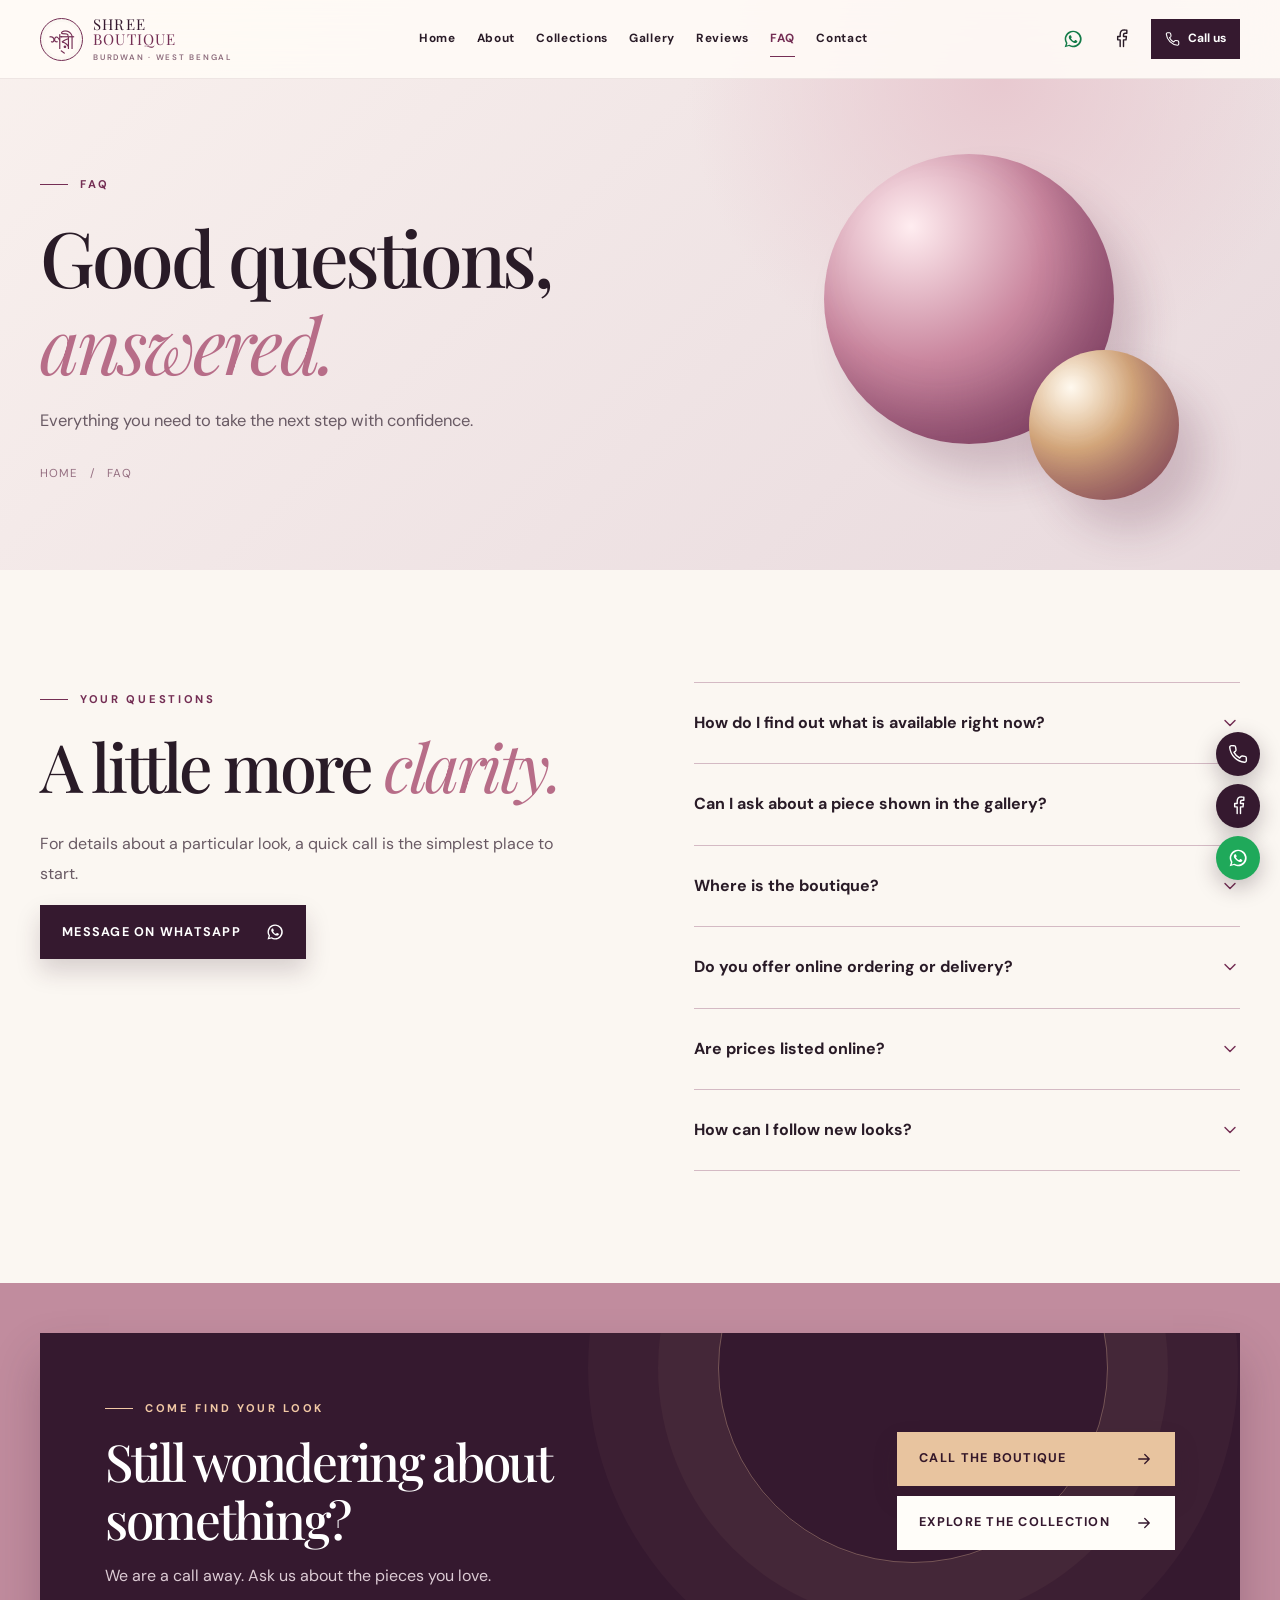
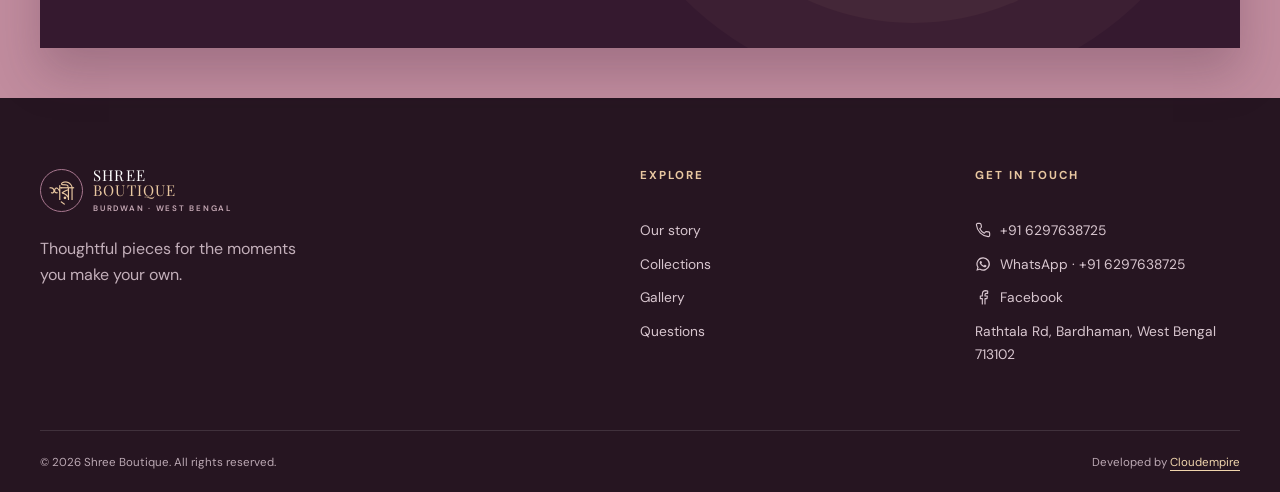
<file: faq.html>
<!DOCTYPE html>

<html lang="en"><head><meta charset="utf-8"/><meta content="width=device-width,initial-scale=1" name="viewport"/><meta content="#2a1525" name="theme-color"/><title>FAQs | Shree Boutique Bardhaman</title><meta content="Find answers about availability, finding the boutique, prices, and following new looks from Shree Boutique." name="description"/><link href="https://cloudempiretech.github.io/ShreeBoutique/faq.html" rel="canonical"/><meta content="website" property="og:type"/><meta content="FAQs | Shree Boutique Bardhaman" property="og:title"/><meta content="Find answers about availability, finding the boutique, prices, and following new looks from Shree Boutique." property="og:description"/><meta content="https://cloudempiretech.github.io/ShreeBoutique/faq.html" property="og:url"/><meta content="https://cloudempiretech.github.io/ShreeBoutique/assets/hero-poster.webp" property="og:image"/><meta content="summary_large_image" name="twitter:card"/><link href="assets/favicon.svg" rel="icon" type="image/svg+xml"/><link href="https://fonts.googleapis.com" rel="preconnect"/><link crossorigin="" href="https://fonts.gstatic.com" rel="preconnect"/><link href="https://fonts.googleapis.com/css2?family=DM+Sans:wght@400;500;600;700&amp;family=Playfair+Display:ital,wght@0,400;0,500;0,600;1,400;1,500&amp;display=swap" rel="stylesheet"/><link href="styles.css" rel="stylesheet"/><script type="application/ld+json">{"@context": "https://schema.org", "@type": "ClothingStore", "name": "Shree Boutique", "url": "https://cloudempiretech.github.io/ShreeBoutique/", "image": "https://cloudempiretech.github.io/ShreeBoutique/assets/hero-poster.webp", "telephone": "+916297638725", "areaServed": {"@type": "City", "name": "Bardhaman"}, "sameAs": ["https://www.facebook.com/Higbgboutique/"], "address": {"@type": "PostalAddress", "streetAddress": "Rathtala Rd", "addressLocality": "Bardhaman", "addressRegion": "West Bengal", "postalCode": "713102", "addressCountry": "IN"}, "hasMap": "https://maps.app.goo.gl/zmxohSUBoW38o7A67"}</script><script defer="" src="script.js"></script></head><body data-page="faq"><a class="skip-link" href="#main">Skip to content</a><header class="site-header" id="top"><div class="nav-wrap shell">
<a aria-label="Shree Boutique home" class="brand" href="index.html"><span class="brand-mark">শ্রী</span><span class="brand-type">SHREE <em>BOUTIQUE</em><small>BURDWAN · WEST BENGAL</small></span></a>
<nav aria-label="Main navigation" class="desktop-nav"><a class="" href="index.html">Home</a><a class="" href="about.html">About</a><a class="" href="collections.html">Collections</a><a class="" href="gallery.html">Gallery</a><a class="" href="testimonials.html">Reviews</a><a aria-current="page" class="active" href="faq.html">FAQ</a><a class="" href="contact.html">Contact</a></nav>
<div class="header-actions"><a aria-label="Message Shree Boutique on WhatsApp" class="icon-link whatsapp-link" href="https://wa.me/916297638725" rel="noopener noreferrer" target="_blank"><svg aria-hidden="true" fill="currentColor" viewbox="0 0 24 24"><path d="M12.04 2a9.9 9.9 0 0 0-8.5 15.04L2 22l5.12-1.49A10 10 0 1 0 12.04 2Zm0 18.18a8.2 8.2 0 0 1-4.18-1.14l-.3-.18-3.04.88.9-2.96-.2-.31a8.2 8.2 0 1 1 6.82 3.71Zm4.5-6.14c-.24-.12-1.45-.72-1.68-.8-.23-.09-.4-.12-.57.12-.17.25-.64.8-.79.97-.15.16-.29.18-.54.06-.25-.13-1.04-.39-1.98-1.22-.73-.65-1.22-1.45-1.36-1.7-.15-.25-.01-.38.1-.51l.38-.45c.13-.15.17-.25.25-.42.09-.16.04-.31-.02-.44l-.76-1.82c-.2-.49-.4-.42-.56-.43h-.48c-.17 0-.44.06-.67.3-.23.25-.88.86-.88 2.1s.9 2.43 1.03 2.59c.12.17 1.77 2.7 4.28 3.79.6.26 1.08.42 1.45.54.61.2 1.17.17 1.61.1.49-.07 1.45-.59 1.66-1.16.2-.57.2-1.07.14-1.17-.06-.1-.23-.16-.47-.29Z"></path></svg></a><a aria-label="Shree Boutique on Facebook" class="icon-link" href="https://www.facebook.com/Higbgboutique/" rel="noopener noreferrer" target="_blank"><svg aria-hidden="true" fill="none" stroke="currentColor" stroke-linecap="round" stroke-linejoin="round" stroke-width="1.7" viewbox="0 0 24 24"><path d="M15 21v-8h3l.5-4H15V7c0-1.1.4-2 2-2h2V1.5A23 23 0 0 0 16.1 1C13 1 11 2.9 11 6.5V9H8v4h3v8"></path></svg></a><a class="header-call" href="tel:+916297638725"><svg aria-hidden="true" fill="none" stroke="currentColor" stroke-linecap="round" stroke-linejoin="round" stroke-width="1.7" viewbox="0 0 24 24"><path d="M22 16.9v3a2 2 0 0 1-2.2 2A19.8 19.8 0 0 1 2.1 4.2 2 2 0 0 1 4.1 2h3a2 2 0 0 1 2 1.7l.5 3a2 2 0 0 1-.6 1.8L7.2 10a16 16 0 0 0 6.8 6.8l1.5-1.8a2 2 0 0 1 1.8-.6l3 .5a2 2 0 0 1 1.7 2Z"></path></svg><span>Call us</span></a><button aria-controls="mobile-nav" aria-expanded="false" aria-label="Open menu" class="menu-toggle" type="button"><svg aria-hidden="true" fill="none" stroke="currentColor" stroke-linecap="round" stroke-linejoin="round" stroke-width="1.7" viewbox="0 0 24 24"><path d="M4 7h16M4 12h16M4 17h16"></path></svg></button></div>
</div><nav aria-label="Mobile navigation" class="mobile-nav" id="mobile-nav"><a class="" href="index.html">Home</a><a class="" href="about.html">About</a><a class="" href="collections.html">Collections</a><a class="" href="gallery.html">Gallery</a><a class="" href="testimonials.html">Reviews</a><a aria-current="page" class="active" href="faq.html">FAQ</a><a class="" href="contact.html">Contact</a><div class="mobile-nav-actions"><a href="tel:+916297638725"><svg aria-hidden="true" fill="none" stroke="currentColor" stroke-linecap="round" stroke-linejoin="round" stroke-width="1.7" viewbox="0 0 24 24"><path d="M22 16.9v3a2 2 0 0 1-2.2 2A19.8 19.8 0 0 1 2.1 4.2 2 2 0 0 1 4.1 2h3a2 2 0 0 1 2 1.7l.5 3a2 2 0 0 1-.6 1.8L7.2 10a16 16 0 0 0 6.8 6.8l1.5-1.8a2 2 0 0 1 1.8-.6l3 .5a2 2 0 0 1 1.7 2Z"></path></svg> Call</a><a href="https://www.facebook.com/Higbgboutique/" rel="noopener noreferrer" target="_blank"><svg aria-hidden="true" fill="none" stroke="currentColor" stroke-linecap="round" stroke-linejoin="round" stroke-width="1.7" viewbox="0 0 24 24"><path d="M15 21v-8h3l.5-4H15V7c0-1.1.4-2 2-2h2V1.5A23 23 0 0 0 16.1 1C13 1 11 2.9 11 6.5V9H8v4h3v8"></path></svg> Facebook</a><a href="https://wa.me/916297638725" rel="noopener noreferrer" target="_blank"><svg aria-hidden="true" fill="currentColor" viewbox="0 0 24 24"><path d="M12.04 2a9.9 9.9 0 0 0-8.5 15.04L2 22l5.12-1.49A10 10 0 1 0 12.04 2Zm0 18.18a8.2 8.2 0 0 1-4.18-1.14l-.3-.18-3.04.88.9-2.96-.2-.31a8.2 8.2 0 1 1 6.82 3.71Zm4.5-6.14c-.24-.12-1.45-.72-1.68-.8-.23-.09-.4-.12-.57.12-.17.25-.64.8-.79.97-.15.16-.29.18-.54.06-.25-.13-1.04-.39-1.98-1.22-.73-.65-1.22-1.45-1.36-1.7-.15-.25-.01-.38.1-.51l.38-.45c.13-.15.17-.25.25-.42.09-.16.04-.31-.02-.44l-.76-1.82c-.2-.49-.4-.42-.56-.43h-.48c-.17 0-.44.06-.67.3-.23.25-.88.86-.88 2.1s.9 2.43 1.03 2.59c.12.17 1.77 2.7 4.28 3.79.6.26 1.08.42 1.45.54.61.2 1.17.17 1.61.1.49-.07 1.45-.59 1.66-1.16.2-.57.2-1.07.14-1.17-.06-.1-.23-.16-.47-.29Z"></path></svg>WhatsApp</a></div></nav></header><main id="main"><section class="inner-hero"><div class="shell inner-hero-grid"><div class="inner-hero-copy reveal"><span class="eyebrow"><span class="eyebrow-line"></span>FAQ</span><h1>Good questions, <em>answered.</em></h1><p>Everything you need to take the next step with confidence.</p><div class="breadcrumb"><a href="index.html">Home</a><span>/</span><span>FAQ</span></div></div><div aria-hidden="true" class="inner-hero-ornament"><span class="orb orb-one"></span><span class="orb orb-two"></span></div></div></section><section class="section-pad"><div class="shell faq-layout"><div><span class="eyebrow"><span class="eyebrow-line"></span>YOUR QUESTIONS</span><h2 class="reveal">A little more <em>clarity.</em></h2><p class="reveal">For details about a particular look, a quick call is the simplest place to start.</p><a class="button button-primary" href="https://wa.me/916297638725"><span>Message on WhatsApp</span><svg aria-hidden="true" fill="currentColor" viewbox="0 0 24 24"><path d="M12.04 2a9.9 9.9 0 0 0-8.5 15.04L2 22l5.12-1.49A10 10 0 1 0 12.04 2Zm0 18.18a8.2 8.2 0 0 1-4.18-1.14l-.3-.18-3.04.88.9-2.96-.2-.31a8.2 8.2 0 1 1 6.82 3.71Zm4.5-6.14c-.24-.12-1.45-.72-1.68-.8-.23-.09-.4-.12-.57.12-.17.25-.64.8-.79.97-.15.16-.29.18-.54.06-.25-.13-1.04-.39-1.98-1.22-.73-.65-1.22-1.45-1.36-1.7-.15-.25-.01-.38.1-.51l.38-.45c.13-.15.17-.25.25-.42.09-.16.04-.31-.02-.44l-.76-1.82c-.2-.49-.4-.42-.56-.43h-.48c-.17 0-.44.06-.67.3-.23.25-.88.86-.88 2.1s.9 2.43 1.03 2.59c.12.17 1.77 2.7 4.28 3.79.6.26 1.08.42 1.45.54.61.2 1.17.17 1.61.1.49-.07 1.45-.59 1.66-1.16.2-.57.2-1.07.14-1.17-.06-.1-.23-.16-.47-.29Z"></path></svg></a></div><div class="faq-list"><details class="faq-item reveal"><summary>How do I find out what is available right now?<svg aria-hidden="true" fill="none" stroke="currentColor" stroke-linecap="round" stroke-linejoin="round" stroke-width="1.7" viewbox="0 0 24 24"><path d="m6 9 6 6 6-6"></path></svg></summary><p>Message Shree Boutique on WhatsApp or visit its Facebook page for the latest posts. Ask about the specific outfit that interests you.</p></details><details class="faq-item reveal"><summary>Can I ask about a piece shown in the gallery?<svg aria-hidden="true" fill="none" stroke="currentColor" stroke-linecap="round" stroke-linejoin="round" stroke-width="1.7" viewbox="0 0 24 24"><path d="m6 9 6 6 6-6"></path></svg></summary><p>Yes. Tell the boutique which image caught your eye. The gallery includes real posts and stills from the editorial boutique film; a pictured piece may not currently be in stock.</p></details><details class="faq-item reveal"><summary>Where is the boutique?<svg aria-hidden="true" fill="none" stroke="currentColor" stroke-linecap="round" stroke-linejoin="round" stroke-width="1.7" viewbox="0 0 24 24"><path d="m6 9 6 6 6-6"></path></svg></summary><p>Visit Shree Boutique at Rathtala Rd, Bardhaman, West Bengal 713102. Use the map link for directions, or message on WhatsApp before travelling.</p></details><details class="faq-item reveal"><summary>Do you offer online ordering or delivery?<svg aria-hidden="true" fill="none" stroke="currentColor" stroke-linecap="round" stroke-linejoin="round" stroke-width="1.7" viewbox="0 0 24 24"><path d="m6 9 6 6 6-6"></path></svg></summary><p>Please contact the boutique directly to ask what purchase and delivery options are currently available.</p></details><details class="faq-item reveal"><summary>Are prices listed online?<svg aria-hidden="true" fill="none" stroke="currentColor" stroke-linecap="round" stroke-linejoin="round" stroke-width="1.7" viewbox="0 0 24 24"><path d="m6 9 6 6 6-6"></path></svg></summary><p>Prices are not published on this site. Ask the boutique about any piece you are considering.</p></details><details class="faq-item reveal"><summary>How can I follow new looks?<svg aria-hidden="true" fill="none" stroke="currentColor" stroke-linecap="round" stroke-linejoin="round" stroke-width="1.7" viewbox="0 0 24 24"><path d="m6 9 6 6 6-6"></path></svg></summary><p>Follow the linked Shree Boutique Facebook page to see the latest public posts and videos.</p></details></div></div></section><section class="cta-band"><div class="shell cta-inner reveal"><span aria-hidden="true" class="cta-glow"></span><div><span class="eyebrow"><span class="eyebrow-line"></span>COME FIND YOUR LOOK</span><h2>Still wondering about something?</h2><p>We are a call away. Ask us about the pieces you love.</p></div><div class="cta-actions"><a class="button button-primary" href="tel:+916297638725"><span>Call the boutique</span><svg aria-hidden="true" fill="none" stroke="currentColor" stroke-linecap="round" stroke-linejoin="round" stroke-width="1.7" viewbox="0 0 24 24"><path d="M5 12h14m-6-6 6 6-6 6"></path></svg></a><a class="button button-light" href="collections.html"><span>Explore the collection</span><svg aria-hidden="true" fill="none" stroke="currentColor" stroke-linecap="round" stroke-linejoin="round" stroke-width="1.7" viewbox="0 0 24 24"><path d="M5 12h14m-6-6 6 6-6 6"></path></svg></a></div></div></section></main><footer class="site-footer"><div class="shell footer-top"><div><a class="brand brand-footer" href="index.html"><span class="brand-mark">শ্রী</span><span class="brand-type">SHREE <em>BOUTIQUE</em><small>BURDWAN · WEST BENGAL</small></span></a><p>Thoughtful pieces for the moments you make your own.</p></div><div><h2>Explore</h2><a href="about.html">Our story</a><a href="collections.html">Collections</a><a href="gallery.html">Gallery</a><a href="faq.html">Questions</a></div><div><h2>Get in touch</h2><a href="tel:+916297638725"><svg aria-hidden="true" fill="none" stroke="currentColor" stroke-linecap="round" stroke-linejoin="round" stroke-width="1.7" viewbox="0 0 24 24"><path d="M22 16.9v3a2 2 0 0 1-2.2 2A19.8 19.8 0 0 1 2.1 4.2 2 2 0 0 1 4.1 2h3a2 2 0 0 1 2 1.7l.5 3a2 2 0 0 1-.6 1.8L7.2 10a16 16 0 0 0 6.8 6.8l1.5-1.8a2 2 0 0 1 1.8-.6l3 .5a2 2 0 0 1 1.7 2Z"></path></svg> +91 6297638725</a><a href="https://wa.me/916297638725" rel="noopener noreferrer" target="_blank"><svg aria-hidden="true" fill="currentColor" viewbox="0 0 24 24"><path d="M12.04 2a9.9 9.9 0 0 0-8.5 15.04L2 22l5.12-1.49A10 10 0 1 0 12.04 2Zm0 18.18a8.2 8.2 0 0 1-4.18-1.14l-.3-.18-3.04.88.9-2.96-.2-.31a8.2 8.2 0 1 1 6.82 3.71Zm4.5-6.14c-.24-.12-1.45-.72-1.68-.8-.23-.09-.4-.12-.57.12-.17.25-.64.8-.79.97-.15.16-.29.18-.54.06-.25-.13-1.04-.39-1.98-1.22-.73-.65-1.22-1.45-1.36-1.7-.15-.25-.01-.38.1-.51l.38-.45c.13-.15.17-.25.25-.42.09-.16.04-.31-.02-.44l-.76-1.82c-.2-.49-.4-.42-.56-.43h-.48c-.17 0-.44.06-.67.3-.23.25-.88.86-.88 2.1s.9 2.43 1.03 2.59c.12.17 1.77 2.7 4.28 3.79.6.26 1.08.42 1.45.54.61.2 1.17.17 1.61.1.49-.07 1.45-.59 1.66-1.16.2-.57.2-1.07.14-1.17-.06-.1-.23-.16-.47-.29Z"></path></svg>WhatsApp · +91 6297638725</a><a href="https://www.facebook.com/Higbgboutique/" rel="noopener noreferrer" target="_blank"><svg aria-hidden="true" fill="none" stroke="currentColor" stroke-linecap="round" stroke-linejoin="round" stroke-width="1.7" viewbox="0 0 24 24"><path d="M15 21v-8h3l.5-4H15V7c0-1.1.4-2 2-2h2V1.5A23 23 0 0 0 16.1 1C13 1 11 2.9 11 6.5V9H8v4h3v8"></path></svg> Facebook</a><a href="https://maps.app.goo.gl/zmxohSUBoW38o7A67">Rathtala Rd, Bardhaman, West Bengal 713102</a></div></div><div class="shell footer-bottom"><span>© 2026 Shree Boutique. All rights reserved.</span><span>Developed by <a href="https://cloudempire.tech/" rel="noopener noreferrer" target="_blank">Cloudempire</a></span></div></footer><div class="float-actions"><a aria-label="Call Shree Boutique" href="tel:+916297638725"><svg aria-hidden="true" fill="none" stroke="currentColor" stroke-linecap="round" stroke-linejoin="round" stroke-width="1.7" viewbox="0 0 24 24"><path d="M22 16.9v3a2 2 0 0 1-2.2 2A19.8 19.8 0 0 1 2.1 4.2 2 2 0 0 1 4.1 2h3a2 2 0 0 1 2 1.7l.5 3a2 2 0 0 1-.6 1.8L7.2 10a16 16 0 0 0 6.8 6.8l1.5-1.8a2 2 0 0 1 1.8-.6l3 .5a2 2 0 0 1 1.7 2Z"></path></svg></a><a aria-label="Visit Shree Boutique on Facebook" href="https://www.facebook.com/Higbgboutique/" rel="noopener noreferrer" target="_blank"><svg aria-hidden="true" fill="none" stroke="currentColor" stroke-linecap="round" stroke-linejoin="round" stroke-width="1.7" viewbox="0 0 24 24"><path d="M15 21v-8h3l.5-4H15V7c0-1.1.4-2 2-2h2V1.5A23 23 0 0 0 16.1 1C13 1 11 2.9 11 6.5V9H8v4h3v8"></path></svg></a><a aria-label="Message Shree Boutique on WhatsApp" class="float-whatsapp" href="https://wa.me/916297638725" rel="noopener noreferrer" target="_blank"><svg aria-hidden="true" fill="currentColor" viewbox="0 0 24 24"><path d="M12.04 2a9.9 9.9 0 0 0-8.5 15.04L2 22l5.12-1.49A10 10 0 1 0 12.04 2Zm0 18.18a8.2 8.2 0 0 1-4.18-1.14l-.3-.18-3.04.88.9-2.96-.2-.31a8.2 8.2 0 1 1 6.82 3.71Zm4.5-6.14c-.24-.12-1.45-.72-1.68-.8-.23-.09-.4-.12-.57.12-.17.25-.64.8-.79.97-.15.16-.29.18-.54.06-.25-.13-1.04-.39-1.98-1.22-.73-.65-1.22-1.45-1.36-1.7-.15-.25-.01-.38.1-.51l.38-.45c.13-.15.17-.25.25-.42.09-.16.04-.31-.02-.44l-.76-1.82c-.2-.49-.4-.42-.56-.43h-.48c-.17 0-.44.06-.67.3-.23.25-.88.86-.88 2.1s.9 2.43 1.03 2.59c.12.17 1.77 2.7 4.28 3.79.6.26 1.08.42 1.45.54.61.2 1.17.17 1.61.1.49-.07 1.45-.59 1.66-1.16.2-.57.2-1.07.14-1.17-.06-.1-.23-.16-.47-.29Z"></path></svg></a></div></body></html>
</file>
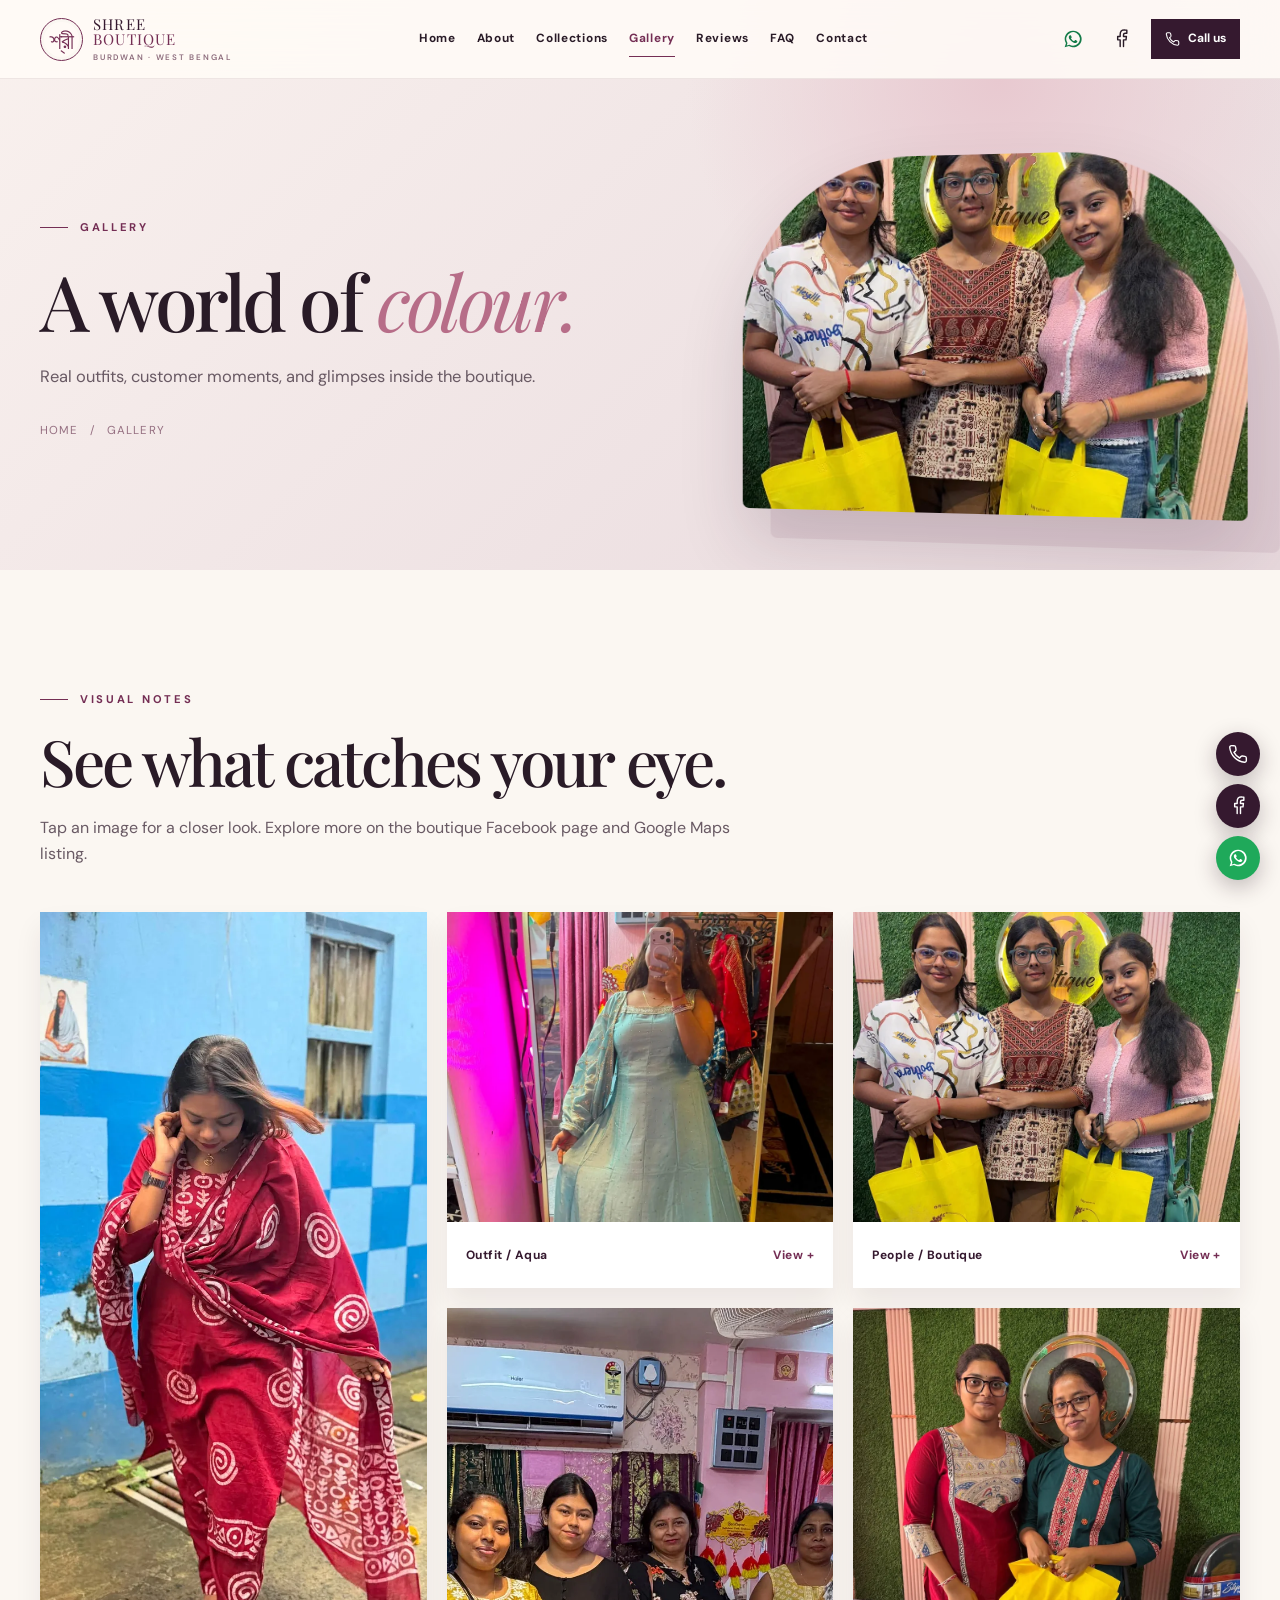
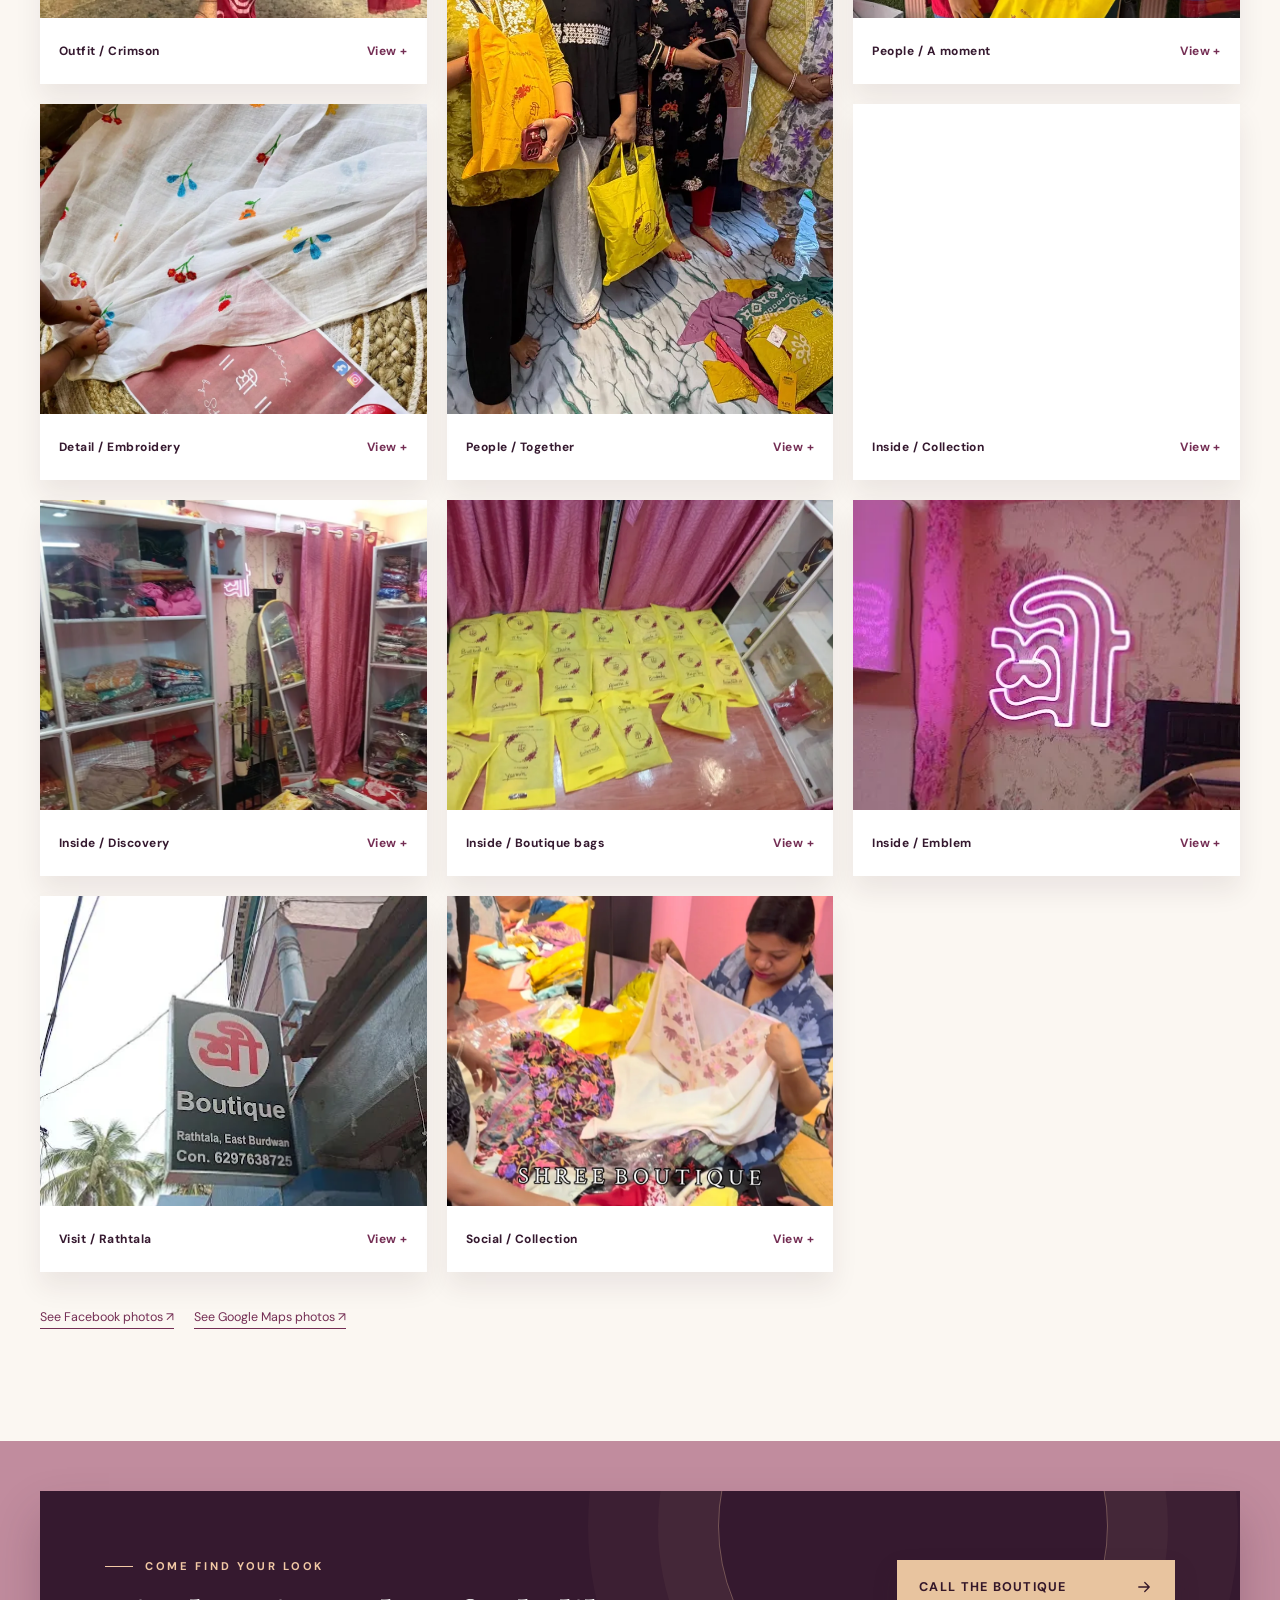
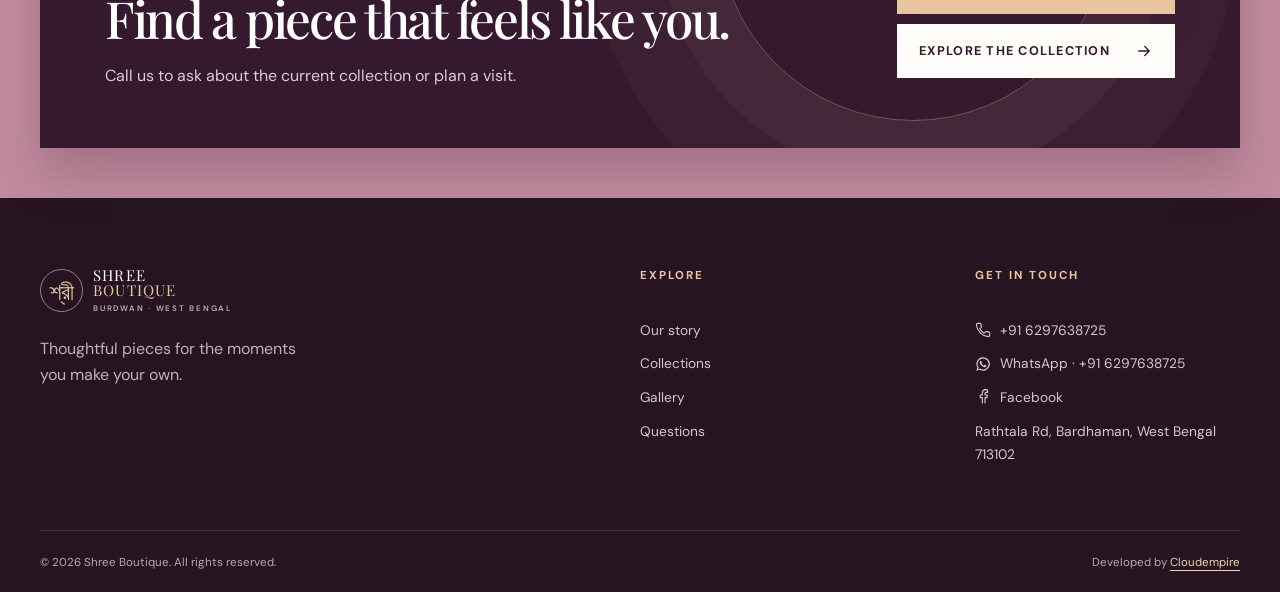
<file: gallery.html>
<!DOCTYPE html>

<html lang="en"><head><meta charset="utf-8"/><meta content="width=device-width,initial-scale=1" name="viewport"/><meta content="#2a1525" name="theme-color"/><title>Gallery | Shree Boutique Bardhaman</title><meta content="See kurti looks, boutique moments, fabrics, and details from Shree Boutique’s public posts and supplied film." name="description"/><link href="https://cloudempiretech.github.io/ShreeBoutique/gallery.html" rel="canonical"/><meta content="website" property="og:type"/><meta content="Gallery | Shree Boutique Bardhaman" property="og:title"/><meta content="See kurti looks, boutique moments, fabrics, and details from Shree Boutique’s public posts and supplied film." property="og:description"/><meta content="https://cloudempiretech.github.io/ShreeBoutique/gallery.html" property="og:url"/><meta content="https://cloudempiretech.github.io/ShreeBoutique/assets/hero-poster.webp" property="og:image"/><meta content="summary_large_image" name="twitter:card"/><link href="assets/favicon.svg" rel="icon" type="image/svg+xml"/><link href="https://fonts.googleapis.com" rel="preconnect"/><link crossorigin="" href="https://fonts.gstatic.com" rel="preconnect"/><link href="https://fonts.googleapis.com/css2?family=DM+Sans:wght@400;500;600;700&amp;family=Playfair+Display:ital,wght@0,400;0,500;0,600;1,400;1,500&amp;display=swap" rel="stylesheet"/><link href="styles.css" rel="stylesheet"/><script type="application/ld+json">{"@context": "https://schema.org", "@type": "ClothingStore", "name": "Shree Boutique", "url": "https://cloudempiretech.github.io/ShreeBoutique/", "image": "https://cloudempiretech.github.io/ShreeBoutique/assets/hero-poster.webp", "telephone": "+916297638725", "areaServed": {"@type": "City", "name": "Bardhaman"}, "sameAs": ["https://www.facebook.com/Higbgboutique/"], "address": {"@type": "PostalAddress", "streetAddress": "Rathtala Rd", "addressLocality": "Bardhaman", "addressRegion": "West Bengal", "postalCode": "713102", "addressCountry": "IN"}, "hasMap": "https://maps.app.goo.gl/zmxohSUBoW38o7A67"}</script><script defer="" src="script.js"></script></head><body data-page="gallery"><a class="skip-link" href="#main">Skip to content</a><header class="site-header" id="top"><div class="nav-wrap shell">
<a aria-label="Shree Boutique home" class="brand" href="index.html"><span class="brand-mark">শ্রী</span><span class="brand-type">SHREE <em>BOUTIQUE</em><small>BURDWAN · WEST BENGAL</small></span></a>
<nav aria-label="Main navigation" class="desktop-nav"><a class="" href="index.html">Home</a><a class="" href="about.html">About</a><a class="" href="collections.html">Collections</a><a aria-current="page" class="active" href="gallery.html">Gallery</a><a class="" href="testimonials.html">Reviews</a><a class="" href="faq.html">FAQ</a><a class="" href="contact.html">Contact</a></nav>
<div class="header-actions"><a aria-label="Message Shree Boutique on WhatsApp" class="icon-link whatsapp-link" href="https://wa.me/916297638725" rel="noopener noreferrer" target="_blank"><svg aria-hidden="true" fill="currentColor" viewbox="0 0 24 24"><path d="M12.04 2a9.9 9.9 0 0 0-8.5 15.04L2 22l5.12-1.49A10 10 0 1 0 12.04 2Zm0 18.18a8.2 8.2 0 0 1-4.18-1.14l-.3-.18-3.04.88.9-2.96-.2-.31a8.2 8.2 0 1 1 6.82 3.71Zm4.5-6.14c-.24-.12-1.45-.72-1.68-.8-.23-.09-.4-.12-.57.12-.17.25-.64.8-.79.97-.15.16-.29.18-.54.06-.25-.13-1.04-.39-1.98-1.22-.73-.65-1.22-1.45-1.36-1.7-.15-.25-.01-.38.1-.51l.38-.45c.13-.15.17-.25.25-.42.09-.16.04-.31-.02-.44l-.76-1.82c-.2-.49-.4-.42-.56-.43h-.48c-.17 0-.44.06-.67.3-.23.25-.88.86-.88 2.1s.9 2.43 1.03 2.59c.12.17 1.77 2.7 4.28 3.79.6.26 1.08.42 1.45.54.61.2 1.17.17 1.61.1.49-.07 1.45-.59 1.66-1.16.2-.57.2-1.07.14-1.17-.06-.1-.23-.16-.47-.29Z"></path></svg></a><a aria-label="Shree Boutique on Facebook" class="icon-link" href="https://www.facebook.com/Higbgboutique/" rel="noopener noreferrer" target="_blank"><svg aria-hidden="true" fill="none" stroke="currentColor" stroke-linecap="round" stroke-linejoin="round" stroke-width="1.7" viewbox="0 0 24 24"><path d="M15 21v-8h3l.5-4H15V7c0-1.1.4-2 2-2h2V1.5A23 23 0 0 0 16.1 1C13 1 11 2.9 11 6.5V9H8v4h3v8"></path></svg></a><a class="header-call" href="tel:+916297638725"><svg aria-hidden="true" fill="none" stroke="currentColor" stroke-linecap="round" stroke-linejoin="round" stroke-width="1.7" viewbox="0 0 24 24"><path d="M22 16.9v3a2 2 0 0 1-2.2 2A19.8 19.8 0 0 1 2.1 4.2 2 2 0 0 1 4.1 2h3a2 2 0 0 1 2 1.7l.5 3a2 2 0 0 1-.6 1.8L7.2 10a16 16 0 0 0 6.8 6.8l1.5-1.8a2 2 0 0 1 1.8-.6l3 .5a2 2 0 0 1 1.7 2Z"></path></svg><span>Call us</span></a><button aria-controls="mobile-nav" aria-expanded="false" aria-label="Open menu" class="menu-toggle" type="button"><svg aria-hidden="true" fill="none" stroke="currentColor" stroke-linecap="round" stroke-linejoin="round" stroke-width="1.7" viewbox="0 0 24 24"><path d="M4 7h16M4 12h16M4 17h16"></path></svg></button></div>
</div><nav aria-label="Mobile navigation" class="mobile-nav" id="mobile-nav"><a class="" href="index.html">Home</a><a class="" href="about.html">About</a><a class="" href="collections.html">Collections</a><a aria-current="page" class="active" href="gallery.html">Gallery</a><a class="" href="testimonials.html">Reviews</a><a class="" href="faq.html">FAQ</a><a class="" href="contact.html">Contact</a><div class="mobile-nav-actions"><a href="tel:+916297638725"><svg aria-hidden="true" fill="none" stroke="currentColor" stroke-linecap="round" stroke-linejoin="round" stroke-width="1.7" viewbox="0 0 24 24"><path d="M22 16.9v3a2 2 0 0 1-2.2 2A19.8 19.8 0 0 1 2.1 4.2 2 2 0 0 1 4.1 2h3a2 2 0 0 1 2 1.7l.5 3a2 2 0 0 1-.6 1.8L7.2 10a16 16 0 0 0 6.8 6.8l1.5-1.8a2 2 0 0 1 1.8-.6l3 .5a2 2 0 0 1 1.7 2Z"></path></svg> Call</a><a href="https://www.facebook.com/Higbgboutique/" rel="noopener noreferrer" target="_blank"><svg aria-hidden="true" fill="none" stroke="currentColor" stroke-linecap="round" stroke-linejoin="round" stroke-width="1.7" viewbox="0 0 24 24"><path d="M15 21v-8h3l.5-4H15V7c0-1.1.4-2 2-2h2V1.5A23 23 0 0 0 16.1 1C13 1 11 2.9 11 6.5V9H8v4h3v8"></path></svg> Facebook</a><a href="https://wa.me/916297638725" rel="noopener noreferrer" target="_blank"><svg aria-hidden="true" fill="currentColor" viewbox="0 0 24 24"><path d="M12.04 2a9.9 9.9 0 0 0-8.5 15.04L2 22l5.12-1.49A10 10 0 1 0 12.04 2Zm0 18.18a8.2 8.2 0 0 1-4.18-1.14l-.3-.18-3.04.88.9-2.96-.2-.31a8.2 8.2 0 1 1 6.82 3.71Zm4.5-6.14c-.24-.12-1.45-.72-1.68-.8-.23-.09-.4-.12-.57.12-.17.25-.64.8-.79.97-.15.16-.29.18-.54.06-.25-.13-1.04-.39-1.98-1.22-.73-.65-1.22-1.45-1.36-1.7-.15-.25-.01-.38.1-.51l.38-.45c.13-.15.17-.25.25-.42.09-.16.04-.31-.02-.44l-.76-1.82c-.2-.49-.4-.42-.56-.43h-.48c-.17 0-.44.06-.67.3-.23.25-.88.86-.88 2.1s.9 2.43 1.03 2.59c.12.17 1.77 2.7 4.28 3.79.6.26 1.08.42 1.45.54.61.2 1.17.17 1.61.1.49-.07 1.45-.59 1.66-1.16.2-.57.2-1.07.14-1.17-.06-.1-.23-.16-.47-.29Z"></path></svg>WhatsApp</a></div></nav></header><main id="main"><section class="inner-hero"><div class="shell inner-hero-grid"><div class="inner-hero-copy reveal"><span class="eyebrow"><span class="eyebrow-line"></span>GALLERY</span><h1>A world of <em>colour.</em></h1><p>Real outfits, customer moments, and glimpses inside the boutique.</p><div class="breadcrumb"><a href="index.html">Home</a><span>/</span><span>GALLERY</span></div></div><div class="inner-hero-media depth-card" data-parallax=".08"><img alt="Visitors at Shree Boutique holding branded shopping bags" class="cover-image" decoding="async" loading="lazy" sizes="(max-width: 700px) 100vw, 50vw" src="assets/customers-friends.webp" srcset="assets/customers-friends-480.webp 480w, assets/customers-friends.webp 960w"/></div></div></section><section class="section-pad"><div class="shell"><div class="section-intro reveal"><span class="eyebrow"><span class="eyebrow-line"></span>VISUAL NOTES</span><h2>See what catches your eye.</h2><p>Tap an image for a closer look. Explore more on the boutique Facebook page and Google Maps listing.</p></div><div class="gallery-grid"><button class="gallery-item reveal" data-alt="Woman wearing a crimson printed kurti set outdoors" data-caption="Outfit / Crimson" data-full="assets/look-crimson.webp" type="button"><span class="gallery-img"><img alt="Woman wearing a crimson printed kurti set outdoors" decoding="async" loading="lazy" sizes="(max-width: 700px) 100vw, 50vw" src="assets/look-crimson.webp" srcset="assets/look-crimson-480.webp 480w, assets/look-crimson.webp 960w"/></span><span class="gallery-caption">Outfit / Crimson<span>View +</span></span></button><button class="gallery-item reveal" data-alt="Woman wearing a light blue embroidered dress in a boutique mirror" data-caption="Outfit / Aqua" data-full="assets/look-aqua.webp" type="button"><span class="gallery-img"><img alt="Woman wearing a light blue embroidered dress in a boutique mirror" decoding="async" loading="lazy" sizes="(max-width: 700px) 100vw, 50vw" src="assets/look-aqua.webp" srcset="assets/look-aqua-480.webp 480w, assets/look-aqua.webp 960w"/></span><span class="gallery-caption">Outfit / Aqua<span>View +</span></span></button><button class="gallery-item reveal" data-alt="Three visitors posing with Shree Boutique shopping bags" data-caption="People / Boutique" data-full="assets/customers-friends.webp" type="button"><span class="gallery-img"><img alt="Three visitors posing with Shree Boutique shopping bags" decoding="async" loading="lazy" sizes="(max-width: 700px) 100vw, 50vw" src="assets/customers-friends.webp" srcset="assets/customers-friends-480.webp 480w, assets/customers-friends.webp 960w"/></span><span class="gallery-caption">People / Boutique<span>View +</span></span></button><button class="gallery-item reveal" data-alt="Four visitors inside Shree Boutique with yellow shopping bags" data-caption="People / Together" data-full="assets/customers-group.webp" type="button"><span class="gallery-img"><img alt="Four visitors inside Shree Boutique with yellow shopping bags" decoding="async" loading="lazy" sizes="(max-width: 700px) 100vw, 50vw" src="assets/customers-group.webp" srcset="assets/customers-group-480.webp 480w, assets/customers-group.webp 960w"/></span><span class="gallery-caption">People / Together<span>View +</span></span></button><button class="gallery-item reveal" data-alt="Two visitors with a Shree Boutique shopping bag" data-caption="People / A moment" data-full="assets/customers-pair.webp" type="button"><span class="gallery-img"><img alt="Two visitors with a Shree Boutique shopping bag" decoding="async" loading="lazy" sizes="(max-width: 700px) 100vw, 50vw" src="assets/customers-pair.webp" srcset="assets/customers-pair-480.webp 480w, assets/customers-pair.webp 960w"/></span><span class="gallery-caption">People / A moment<span>View +</span></span></button><button class="gallery-item reveal" data-alt="White fabric with small colourful embroidered flowers beside a Shree Boutique card" data-caption="Detail / Embroidery" data-full="assets/embroidered-fabric.webp" type="button"><span class="gallery-img"><img alt="White fabric with small colourful embroidered flowers beside a Shree Boutique card" decoding="async" loading="lazy" sizes="(max-width: 700px) 100vw, 50vw" src="assets/embroidered-fabric.webp" srcset="assets/embroidered-fabric-480.webp 480w, assets/embroidered-fabric.webp 960w"/></span><span class="gallery-caption">Detail / Embroidery<span>View +</span></span></button><button class="gallery-item reveal" data-alt="Colourful garments hanging inside the Shree Boutique store" data-caption="Inside / Collection" data-full="assets/maps-interior.webp" type="button"><span class="gallery-img"><img alt="Colourful garments hanging inside the Shree Boutique store" decoding="async" loading="lazy" sizes="(max-width: 700px) 100vw, 50vw" src="assets/maps-interior.webp" srcset="assets/maps-interior-480.webp 480w, assets/maps-interior.webp 960w"/></span><span class="gallery-caption">Inside / Collection<span>View +</span></span></button><button class="gallery-item reveal" data-alt="Shelves of folded garments inside Shree Boutique" data-caption="Inside / Discovery" data-full="assets/maps-shelves.webp" type="button"><span class="gallery-img"><img alt="Shelves of folded garments inside Shree Boutique" decoding="async" loading="lazy" sizes="(max-width: 700px) 100vw, 50vw" src="assets/maps-shelves.webp" srcset="assets/maps-shelves-480.webp 480w, assets/maps-shelves.webp 960w"/></span><span class="gallery-caption">Inside / Discovery<span>View +</span></span></button><button class="gallery-item reveal" data-alt="Shree Boutique branded bags displayed inside the store" data-caption="Inside / Boutique bags" data-full="assets/maps-bags.webp" type="button"><span class="gallery-img"><img alt="Shree Boutique branded bags displayed inside the store" decoding="async" loading="lazy" sizes="(max-width: 700px) 100vw, 50vw" src="assets/maps-bags.webp" srcset="assets/maps-bags-480.webp 480w, assets/maps-bags.webp 960w"/></span><span class="gallery-caption">Inside / Boutique bags<span>View +</span></span></button><button class="gallery-item reveal" data-alt="Illuminated Bengali Shree emblem inside the boutique" data-caption="Inside / Emblem" data-full="assets/neon-emblem.webp" type="button"><span class="gallery-img"><img alt="Illuminated Bengali Shree emblem inside the boutique" decoding="async" loading="lazy" src="assets/neon-emblem.webp"/></span><span class="gallery-caption">Inside / Emblem<span>View +</span></span></button><button class="gallery-item reveal" data-alt="Shree Boutique sign on Rathtala Road in Bardhaman" data-caption="Visit / Rathtala" data-full="assets/storefront-sign.webp" type="button"><span class="gallery-img"><img alt="Shree Boutique sign on Rathtala Road in Bardhaman" decoding="async" loading="lazy" src="assets/storefront-sign.webp"/></span><span class="gallery-caption">Visit / Rathtala<span>View +</span></span></button><button class="gallery-item reveal" data-alt="Garments being explored in a Shree Boutique Facebook video" data-caption="Social / Collection" data-full="assets/facebook-selection.webp" type="button"><span class="gallery-img"><img alt="Garments being explored in a Shree Boutique Facebook video" decoding="async" loading="lazy" sizes="(max-width: 700px) 100vw, 50vw" src="assets/facebook-selection.webp" srcset="assets/facebook-selection-480.webp 480w, assets/facebook-selection.webp 960w"/></span><span class="gallery-caption">Social / Collection<span>View +</span></span></button></div><div class="gallery-sources"><a href="https://www.facebook.com/Higbgboutique/photos" rel="noopener noreferrer" target="_blank">See Facebook photos ↗</a><a href="https://maps.app.goo.gl/zmxohSUBoW38o7A67" rel="noopener noreferrer" target="_blank">See Google Maps photos ↗</a></div></div></section><dialog aria-label="Gallery image" class="lightbox"><button aria-label="Close image" class="lightbox-close" type="button"><svg aria-hidden="true" fill="none" stroke="currentColor" stroke-linecap="round" stroke-linejoin="round" stroke-width="1.7" viewbox="0 0 24 24"><path d="M5 5l14 14M19 5 5 19"></path></svg></button><img alt="Selected gallery image"/><p></p></dialog><section class="cta-band"><div class="shell cta-inner reveal"><span aria-hidden="true" class="cta-glow"></span><div><span class="eyebrow"><span class="eyebrow-line"></span>COME FIND YOUR LOOK</span><h2>Find a piece that feels like you.</h2><p>Call us to ask about the current collection or plan a visit.</p></div><div class="cta-actions"><a class="button button-primary" href="tel:+916297638725"><span>Call the boutique</span><svg aria-hidden="true" fill="none" stroke="currentColor" stroke-linecap="round" stroke-linejoin="round" stroke-width="1.7" viewbox="0 0 24 24"><path d="M5 12h14m-6-6 6 6-6 6"></path></svg></a><a class="button button-light" href="collections.html"><span>Explore the collection</span><svg aria-hidden="true" fill="none" stroke="currentColor" stroke-linecap="round" stroke-linejoin="round" stroke-width="1.7" viewbox="0 0 24 24"><path d="M5 12h14m-6-6 6 6-6 6"></path></svg></a></div></div></section></main><footer class="site-footer"><div class="shell footer-top"><div><a class="brand brand-footer" href="index.html"><span class="brand-mark">শ্রী</span><span class="brand-type">SHREE <em>BOUTIQUE</em><small>BURDWAN · WEST BENGAL</small></span></a><p>Thoughtful pieces for the moments you make your own.</p></div><div><h2>Explore</h2><a href="about.html">Our story</a><a href="collections.html">Collections</a><a href="gallery.html">Gallery</a><a href="faq.html">Questions</a></div><div><h2>Get in touch</h2><a href="tel:+916297638725"><svg aria-hidden="true" fill="none" stroke="currentColor" stroke-linecap="round" stroke-linejoin="round" stroke-width="1.7" viewbox="0 0 24 24"><path d="M22 16.9v3a2 2 0 0 1-2.2 2A19.8 19.8 0 0 1 2.1 4.2 2 2 0 0 1 4.1 2h3a2 2 0 0 1 2 1.7l.5 3a2 2 0 0 1-.6 1.8L7.2 10a16 16 0 0 0 6.8 6.8l1.5-1.8a2 2 0 0 1 1.8-.6l3 .5a2 2 0 0 1 1.7 2Z"></path></svg> +91 6297638725</a><a href="https://wa.me/916297638725" rel="noopener noreferrer" target="_blank"><svg aria-hidden="true" fill="currentColor" viewbox="0 0 24 24"><path d="M12.04 2a9.9 9.9 0 0 0-8.5 15.04L2 22l5.12-1.49A10 10 0 1 0 12.04 2Zm0 18.18a8.2 8.2 0 0 1-4.18-1.14l-.3-.18-3.04.88.9-2.96-.2-.31a8.2 8.2 0 1 1 6.82 3.71Zm4.5-6.14c-.24-.12-1.45-.72-1.68-.8-.23-.09-.4-.12-.57.12-.17.25-.64.8-.79.97-.15.16-.29.18-.54.06-.25-.13-1.04-.39-1.98-1.22-.73-.65-1.22-1.45-1.36-1.7-.15-.25-.01-.38.1-.51l.38-.45c.13-.15.17-.25.25-.42.09-.16.04-.31-.02-.44l-.76-1.82c-.2-.49-.4-.42-.56-.43h-.48c-.17 0-.44.06-.67.3-.23.25-.88.86-.88 2.1s.9 2.43 1.03 2.59c.12.17 1.77 2.7 4.28 3.79.6.26 1.08.42 1.45.54.61.2 1.17.17 1.61.1.49-.07 1.45-.59 1.66-1.16.2-.57.2-1.07.14-1.17-.06-.1-.23-.16-.47-.29Z"></path></svg>WhatsApp · +91 6297638725</a><a href="https://www.facebook.com/Higbgboutique/" rel="noopener noreferrer" target="_blank"><svg aria-hidden="true" fill="none" stroke="currentColor" stroke-linecap="round" stroke-linejoin="round" stroke-width="1.7" viewbox="0 0 24 24"><path d="M15 21v-8h3l.5-4H15V7c0-1.1.4-2 2-2h2V1.5A23 23 0 0 0 16.1 1C13 1 11 2.9 11 6.5V9H8v4h3v8"></path></svg> Facebook</a><a href="https://maps.app.goo.gl/zmxohSUBoW38o7A67">Rathtala Rd, Bardhaman, West Bengal 713102</a></div></div><div class="shell footer-bottom"><span>© 2026 Shree Boutique. All rights reserved.</span><span>Developed by <a href="https://cloudempire.tech/" rel="noopener noreferrer" target="_blank">Cloudempire</a></span></div></footer><div class="float-actions"><a aria-label="Call Shree Boutique" href="tel:+916297638725"><svg aria-hidden="true" fill="none" stroke="currentColor" stroke-linecap="round" stroke-linejoin="round" stroke-width="1.7" viewbox="0 0 24 24"><path d="M22 16.9v3a2 2 0 0 1-2.2 2A19.8 19.8 0 0 1 2.1 4.2 2 2 0 0 1 4.1 2h3a2 2 0 0 1 2 1.7l.5 3a2 2 0 0 1-.6 1.8L7.2 10a16 16 0 0 0 6.8 6.8l1.5-1.8a2 2 0 0 1 1.8-.6l3 .5a2 2 0 0 1 1.7 2Z"></path></svg></a><a aria-label="Visit Shree Boutique on Facebook" href="https://www.facebook.com/Higbgboutique/" rel="noopener noreferrer" target="_blank"><svg aria-hidden="true" fill="none" stroke="currentColor" stroke-linecap="round" stroke-linejoin="round" stroke-width="1.7" viewbox="0 0 24 24"><path d="M15 21v-8h3l.5-4H15V7c0-1.1.4-2 2-2h2V1.5A23 23 0 0 0 16.1 1C13 1 11 2.9 11 6.5V9H8v4h3v8"></path></svg></a><a aria-label="Message Shree Boutique on WhatsApp" class="float-whatsapp" href="https://wa.me/916297638725" rel="noopener noreferrer" target="_blank"><svg aria-hidden="true" fill="currentColor" viewbox="0 0 24 24"><path d="M12.04 2a9.9 9.9 0 0 0-8.5 15.04L2 22l5.12-1.49A10 10 0 1 0 12.04 2Zm0 18.18a8.2 8.2 0 0 1-4.18-1.14l-.3-.18-3.04.88.9-2.96-.2-.31a8.2 8.2 0 1 1 6.82 3.71Zm4.5-6.14c-.24-.12-1.45-.72-1.68-.8-.23-.09-.4-.12-.57.12-.17.25-.64.8-.79.97-.15.16-.29.18-.54.06-.25-.13-1.04-.39-1.98-1.22-.73-.65-1.22-1.45-1.36-1.7-.15-.25-.01-.38.1-.51l.38-.45c.13-.15.17-.25.25-.42.09-.16.04-.31-.02-.44l-.76-1.82c-.2-.49-.4-.42-.56-.43h-.48c-.17 0-.44.06-.67.3-.23.25-.88.86-.88 2.1s.9 2.43 1.03 2.59c.12.17 1.77 2.7 4.28 3.79.6.26 1.08.42 1.45.54.61.2 1.17.17 1.61.1.49-.07 1.45-.59 1.66-1.16.2-.57.2-1.07.14-1.17-.06-.1-.23-.16-.47-.29Z"></path></svg></a></div></body></html>
</file>
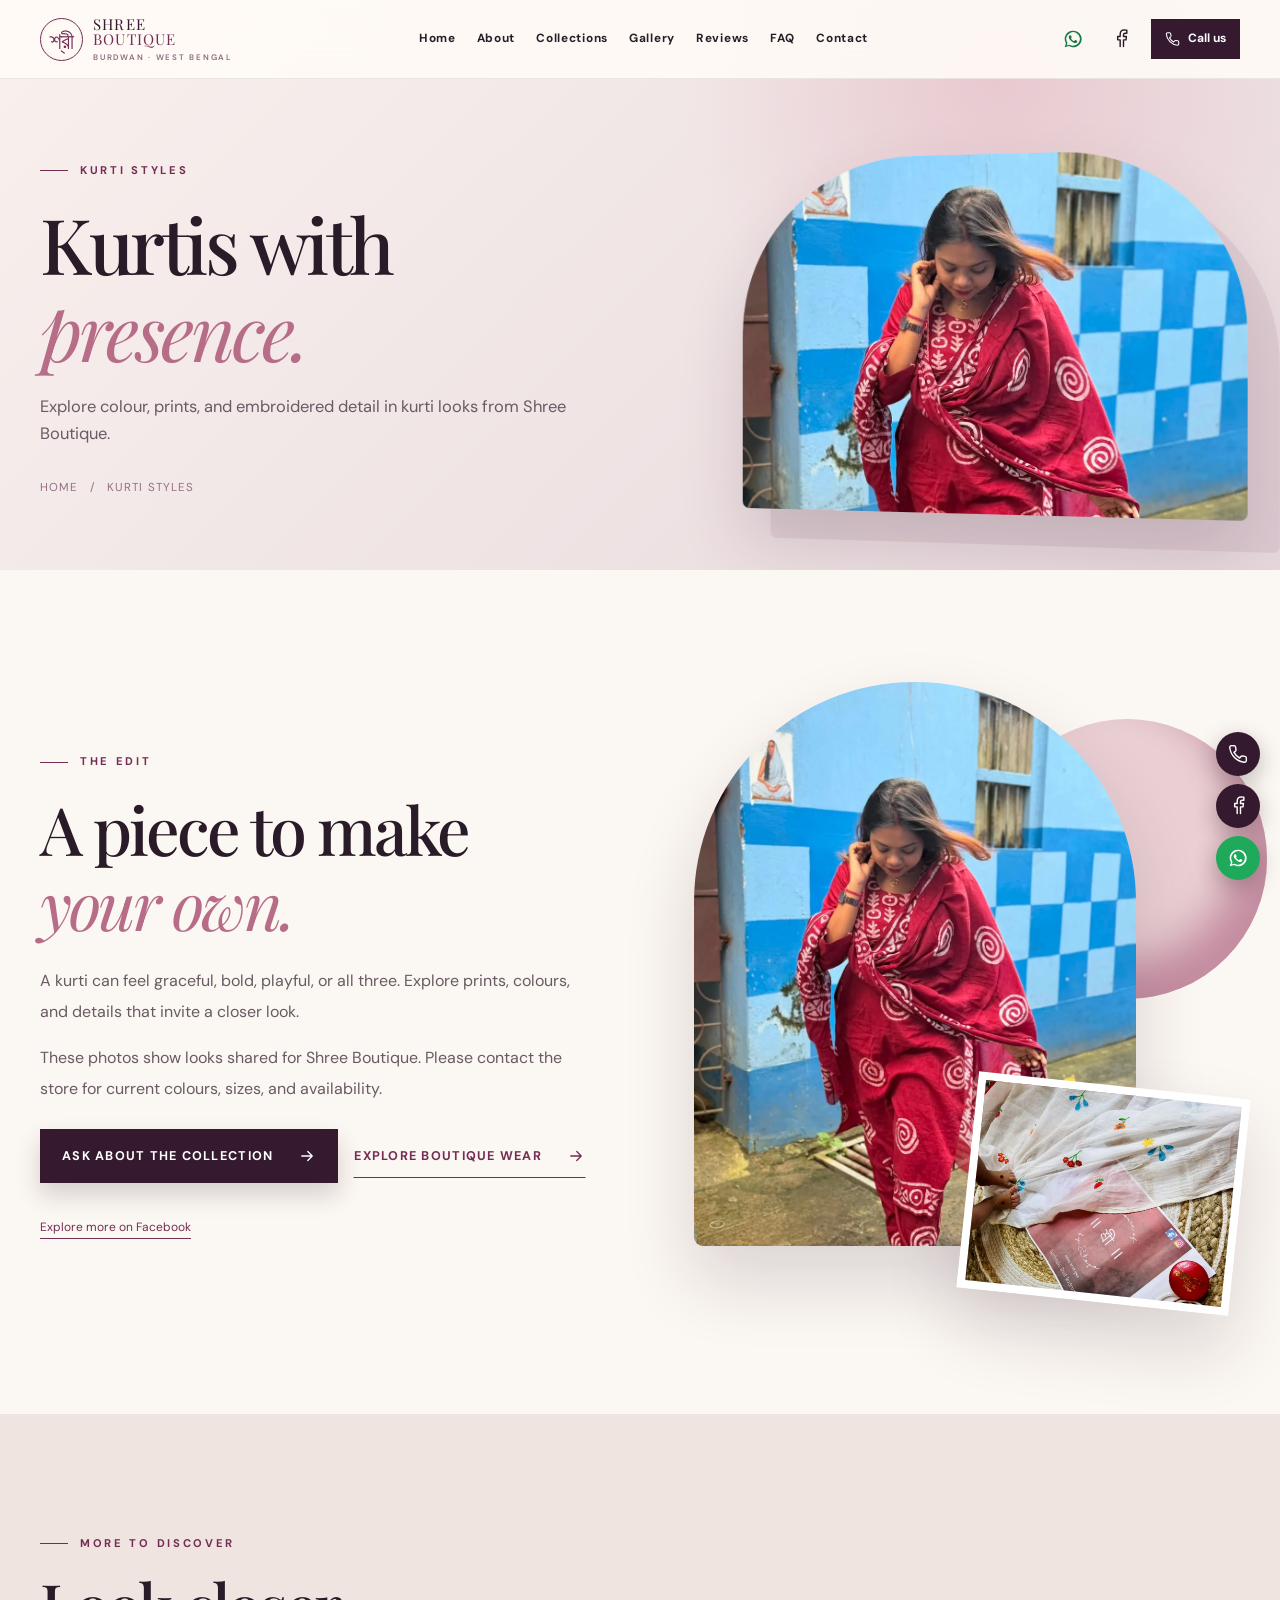
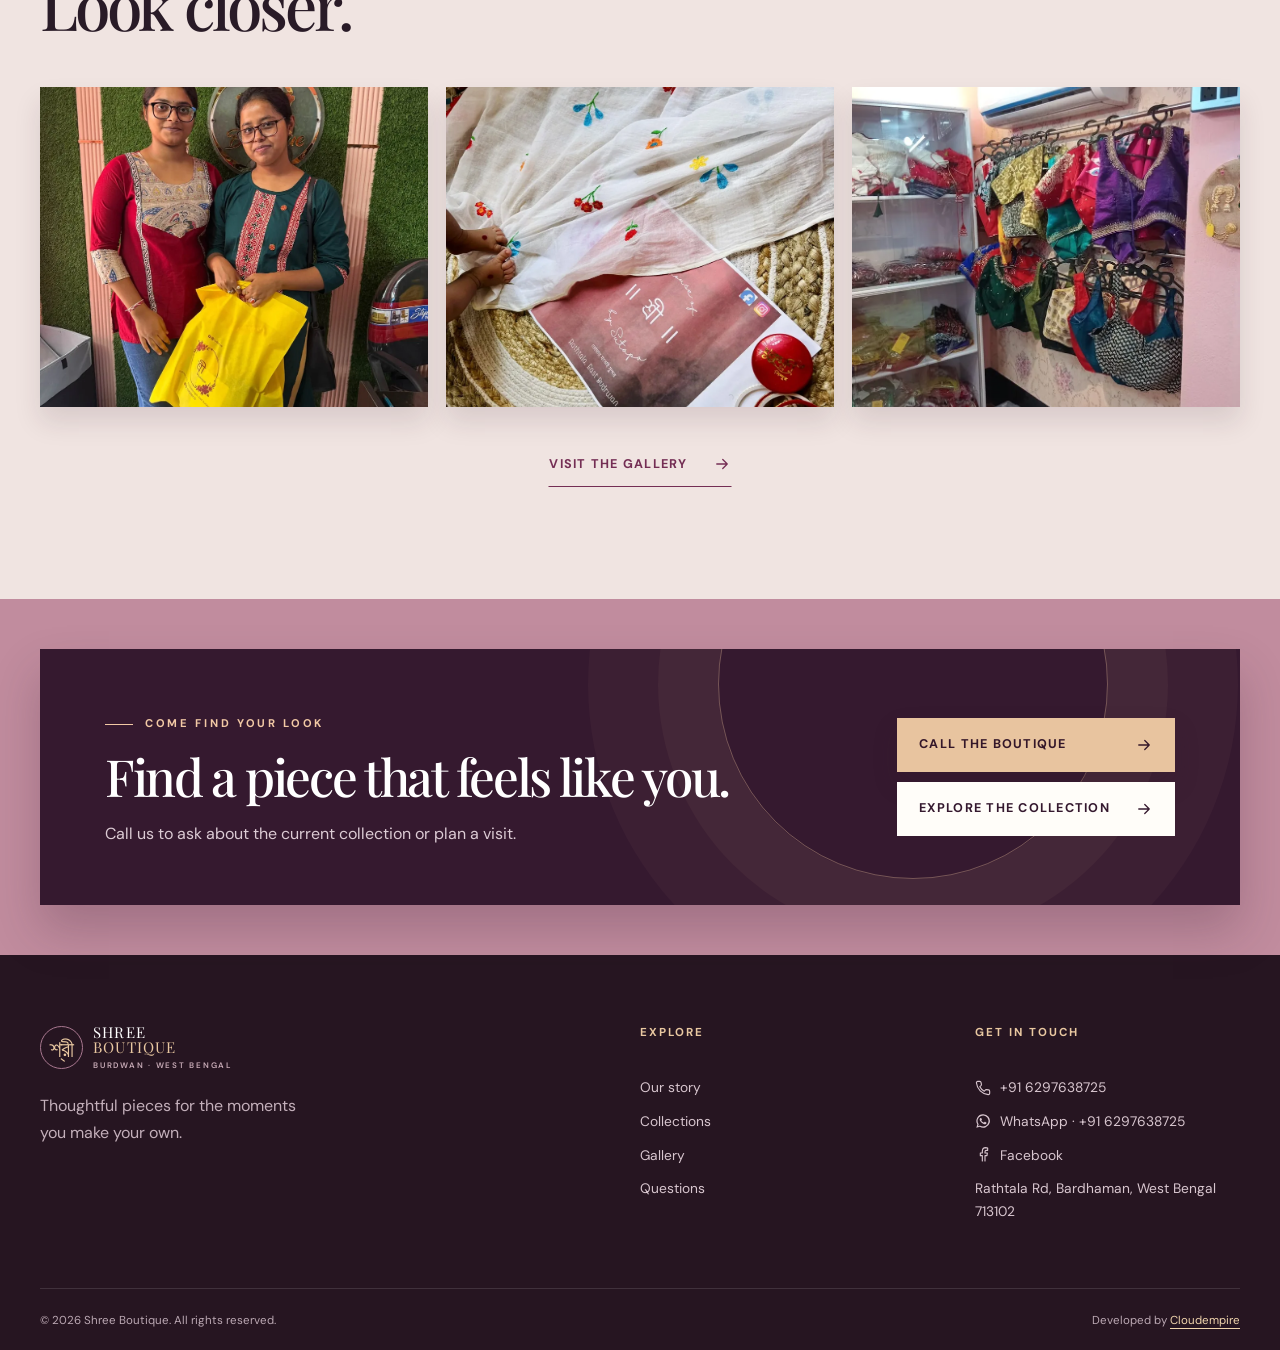
<file: kurtis.html>
<!DOCTYPE html>

<html lang="en"><head><meta charset="utf-8"/><meta content="width=device-width,initial-scale=1" name="viewport"/><meta content="#2a1525" name="theme-color"/><title>Kurti Styles | Shree Boutique Bardhaman</title><meta content="Explore kurti looks, silhouette, colour, and detail from Shree Boutique on Rathtala Road in Bardhaman." name="description"/><link href="https://cloudempiretech.github.io/ShreeBoutique/kurtis.html" rel="canonical"/><meta content="website" property="og:type"/><meta content="Kurti Stories | Shree Boutique Bardhaman" property="og:title"/><meta content="Explore kurti looks, silhouette, colour, and detail from Shree Boutique on Rathtala Road in Bardhaman." property="og:description"/><meta content="https://cloudempiretech.github.io/ShreeBoutique/kurtis.html" property="og:url"/><meta content="https://cloudempiretech.github.io/ShreeBoutique/assets/hero-poster.webp" property="og:image"/><meta content="summary_large_image" name="twitter:card"/><link href="assets/favicon.svg" rel="icon" type="image/svg+xml"/><link href="https://fonts.googleapis.com" rel="preconnect"/><link crossorigin="" href="https://fonts.gstatic.com" rel="preconnect"/><link href="https://fonts.googleapis.com/css2?family=DM+Sans:wght@400;500;600;700&amp;family=Playfair+Display:ital,wght@0,400;0,500;0,600;1,400;1,500&amp;display=swap" rel="stylesheet"/><link href="styles.css" rel="stylesheet"/><script type="application/ld+json">{"@context": "https://schema.org", "@type": "ClothingStore", "name": "Shree Boutique", "url": "https://cloudempiretech.github.io/ShreeBoutique/", "image": "https://cloudempiretech.github.io/ShreeBoutique/assets/hero-poster.webp", "telephone": "+916297638725", "areaServed": {"@type": "City", "name": "Bardhaman"}, "sameAs": ["https://www.facebook.com/Higbgboutique/"], "address": {"@type": "PostalAddress", "streetAddress": "Rathtala Rd", "addressLocality": "Bardhaman", "addressRegion": "West Bengal", "postalCode": "713102", "addressCountry": "IN"}, "hasMap": "https://maps.app.goo.gl/zmxohSUBoW38o7A67"}</script><script defer="" src="script.js"></script></head><body data-page="kurtis"><a class="skip-link" href="#main">Skip to content</a><header class="site-header" id="top"><div class="nav-wrap shell">
<a aria-label="Shree Boutique home" class="brand" href="index.html"><span class="brand-mark">শ্রী</span><span class="brand-type">SHREE <em>BOUTIQUE</em><small>BURDWAN · WEST BENGAL</small></span></a>
<nav aria-label="Main navigation" class="desktop-nav"><a class="" href="index.html">Home</a><a class="" href="about.html">About</a><a class="" href="collections.html">Collections</a><a class="" href="gallery.html">Gallery</a><a class="" href="testimonials.html">Reviews</a><a class="" href="faq.html">FAQ</a><a class="" href="contact.html">Contact</a></nav>
<div class="header-actions"><a aria-label="Message Shree Boutique on WhatsApp" class="icon-link whatsapp-link" href="https://wa.me/916297638725" rel="noopener noreferrer" target="_blank"><svg aria-hidden="true" fill="currentColor" viewbox="0 0 24 24"><path d="M12.04 2a9.9 9.9 0 0 0-8.5 15.04L2 22l5.12-1.49A10 10 0 1 0 12.04 2Zm0 18.18a8.2 8.2 0 0 1-4.18-1.14l-.3-.18-3.04.88.9-2.96-.2-.31a8.2 8.2 0 1 1 6.82 3.71Zm4.5-6.14c-.24-.12-1.45-.72-1.68-.8-.23-.09-.4-.12-.57.12-.17.25-.64.8-.79.97-.15.16-.29.18-.54.06-.25-.13-1.04-.39-1.98-1.22-.73-.65-1.22-1.45-1.36-1.7-.15-.25-.01-.38.1-.51l.38-.45c.13-.15.17-.25.25-.42.09-.16.04-.31-.02-.44l-.76-1.82c-.2-.49-.4-.42-.56-.43h-.48c-.17 0-.44.06-.67.3-.23.25-.88.86-.88 2.1s.9 2.43 1.03 2.59c.12.17 1.77 2.7 4.28 3.79.6.26 1.08.42 1.45.54.61.2 1.17.17 1.61.1.49-.07 1.45-.59 1.66-1.16.2-.57.2-1.07.14-1.17-.06-.1-.23-.16-.47-.29Z"></path></svg></a><a aria-label="Shree Boutique on Facebook" class="icon-link" href="https://www.facebook.com/Higbgboutique/" rel="noopener noreferrer" target="_blank"><svg aria-hidden="true" fill="none" stroke="currentColor" stroke-linecap="round" stroke-linejoin="round" stroke-width="1.7" viewbox="0 0 24 24"><path d="M15 21v-8h3l.5-4H15V7c0-1.1.4-2 2-2h2V1.5A23 23 0 0 0 16.1 1C13 1 11 2.9 11 6.5V9H8v4h3v8"></path></svg></a><a class="header-call" href="tel:+916297638725"><svg aria-hidden="true" fill="none" stroke="currentColor" stroke-linecap="round" stroke-linejoin="round" stroke-width="1.7" viewbox="0 0 24 24"><path d="M22 16.9v3a2 2 0 0 1-2.2 2A19.8 19.8 0 0 1 2.1 4.2 2 2 0 0 1 4.1 2h3a2 2 0 0 1 2 1.7l.5 3a2 2 0 0 1-.6 1.8L7.2 10a16 16 0 0 0 6.8 6.8l1.5-1.8a2 2 0 0 1 1.8-.6l3 .5a2 2 0 0 1 1.7 2Z"></path></svg><span>Call us</span></a><button aria-controls="mobile-nav" aria-expanded="false" aria-label="Open menu" class="menu-toggle" type="button"><svg aria-hidden="true" fill="none" stroke="currentColor" stroke-linecap="round" stroke-linejoin="round" stroke-width="1.7" viewbox="0 0 24 24"><path d="M4 7h16M4 12h16M4 17h16"></path></svg></button></div>
</div><nav aria-label="Mobile navigation" class="mobile-nav" id="mobile-nav"><a class="" href="index.html">Home</a><a class="" href="about.html">About</a><a class="" href="collections.html">Collections</a><a class="" href="gallery.html">Gallery</a><a class="" href="testimonials.html">Reviews</a><a class="" href="faq.html">FAQ</a><a class="" href="contact.html">Contact</a><div class="mobile-nav-actions"><a href="tel:+916297638725"><svg aria-hidden="true" fill="none" stroke="currentColor" stroke-linecap="round" stroke-linejoin="round" stroke-width="1.7" viewbox="0 0 24 24"><path d="M22 16.9v3a2 2 0 0 1-2.2 2A19.8 19.8 0 0 1 2.1 4.2 2 2 0 0 1 4.1 2h3a2 2 0 0 1 2 1.7l.5 3a2 2 0 0 1-.6 1.8L7.2 10a16 16 0 0 0 6.8 6.8l1.5-1.8a2 2 0 0 1 1.8-.6l3 .5a2 2 0 0 1 1.7 2Z"></path></svg> Call</a><a href="https://www.facebook.com/Higbgboutique/" rel="noopener noreferrer" target="_blank"><svg aria-hidden="true" fill="none" stroke="currentColor" stroke-linecap="round" stroke-linejoin="round" stroke-width="1.7" viewbox="0 0 24 24"><path d="M15 21v-8h3l.5-4H15V7c0-1.1.4-2 2-2h2V1.5A23 23 0 0 0 16.1 1C13 1 11 2.9 11 6.5V9H8v4h3v8"></path></svg> Facebook</a><a href="https://wa.me/916297638725" rel="noopener noreferrer" target="_blank"><svg aria-hidden="true" fill="currentColor" viewbox="0 0 24 24"><path d="M12.04 2a9.9 9.9 0 0 0-8.5 15.04L2 22l5.12-1.49A10 10 0 1 0 12.04 2Zm0 18.18a8.2 8.2 0 0 1-4.18-1.14l-.3-.18-3.04.88.9-2.96-.2-.31a8.2 8.2 0 1 1 6.82 3.71Zm4.5-6.14c-.24-.12-1.45-.72-1.68-.8-.23-.09-.4-.12-.57.12-.17.25-.64.8-.79.97-.15.16-.29.18-.54.06-.25-.13-1.04-.39-1.98-1.22-.73-.65-1.22-1.45-1.36-1.7-.15-.25-.01-.38.1-.51l.38-.45c.13-.15.17-.25.25-.42.09-.16.04-.31-.02-.44l-.76-1.82c-.2-.49-.4-.42-.56-.43h-.48c-.17 0-.44.06-.67.3-.23.25-.88.86-.88 2.1s.9 2.43 1.03 2.59c.12.17 1.77 2.7 4.28 3.79.6.26 1.08.42 1.45.54.61.2 1.17.17 1.61.1.49-.07 1.45-.59 1.66-1.16.2-.57.2-1.07.14-1.17-.06-.1-.23-.16-.47-.29Z"></path></svg>WhatsApp</a></div></nav></header><main id="main"><section class="inner-hero"><div class="shell inner-hero-grid"><div class="inner-hero-copy reveal"><span class="eyebrow"><span class="eyebrow-line"></span>KURTI STYLES</span><h1>Kurtis with <em>presence.</em></h1><p>Explore colour, prints, and embroidered detail in kurti looks from Shree Boutique.</p><div class="breadcrumb"><a href="index.html">Home</a><span>/</span><span>KURTI STYLES</span></div></div><div class="inner-hero-media depth-card" data-parallax=".08"><img alt="Crimson printed kurti set worn outdoors" class="cover-image" decoding="async" loading="lazy" sizes="(max-width: 700px) 100vw, 50vw" src="assets/look-crimson.webp" srcset="assets/look-crimson-480.webp 480w, assets/look-crimson.webp 960w"/></div></div></section><section class="section-pad"><div class="shell product-grid"><div><span class="eyebrow"><span class="eyebrow-line"></span>THE EDIT</span><h2 class="reveal">A piece to make <em>your own.</em></h2><p class="reveal">A kurti can feel graceful, bold, playful, or all three. Explore prints, colours, and details that invite a closer look.</p><p class="reveal">These photos show looks shared for Shree Boutique. Please contact the store for current colours, sizes, and availability.</p><div class="product-actions reveal"><a class="button button-primary" href="tel:+916297638725"><span>Ask about the collection</span><svg aria-hidden="true" fill="none" stroke="currentColor" stroke-linecap="round" stroke-linejoin="round" stroke-width="1.7" viewbox="0 0 24 24"><path d="M5 12h14m-6-6 6 6-6 6"></path></svg></a><a class="button button-text" href="boutique-wear.html"><span>Explore boutique wear</span><svg aria-hidden="true" fill="none" stroke="currentColor" stroke-linecap="round" stroke-linejoin="round" stroke-width="1.7" viewbox="0 0 24 24"><path d="M5 12h14m-6-6 6 6-6 6"></path></svg></a></div><a class="source-link" href="https://www.facebook.com/Higbgboutique/" rel="noopener noreferrer" target="_blank">Explore more on Facebook</a></div><div class="product-composition reveal"><div class="product-main"><img alt="Crimson printed kurti set" class="" decoding="async" loading="lazy" sizes="(max-width: 700px) 100vw, 50vw" src="assets/look-crimson.webp" srcset="assets/look-crimson-480.webp 480w, assets/look-crimson.webp 960w"/></div><div class="product-detail"><img alt="Colourful floral embroidery on white fabric" class="" decoding="async" loading="lazy" sizes="(max-width: 700px) 100vw, 50vw" src="assets/embroidered-fabric.webp" srcset="assets/embroidered-fabric-480.webp 480w, assets/embroidered-fabric.webp 960w"/></div><span aria-hidden="true" class="product-disc"></span></div></div></section><section class="mini-gallery section-pad"><div class="shell"><div class="section-intro reveal"><span class="eyebrow"><span class="eyebrow-line"></span>MORE TO DISCOVER</span><h2>Look closer.</h2></div><div class="mini-gallery-grid"><img alt="Visitors with a Shree Boutique shopping bag" class="" decoding="async" loading="lazy" sizes="(max-width: 700px) 100vw, 50vw" src="assets/customers-pair.webp" srcset="assets/customers-pair-480.webp 480w, assets/customers-pair.webp 960w"/><img alt="Colourful embroidered flowers on white fabric" class="" decoding="async" loading="lazy" sizes="(max-width: 700px) 100vw, 50vw" src="assets/embroidered-fabric.webp" srcset="assets/embroidered-fabric-480.webp 480w, assets/embroidered-fabric.webp 960w"/><img alt="Garments displayed inside Shree Boutique" class="" decoding="async" loading="lazy" sizes="(max-width: 700px) 100vw, 50vw" src="assets/maps-interior.webp" srcset="assets/maps-interior-480.webp 480w, assets/maps-interior.webp 960w"/></div><div class="section-link"><a class="button button-text" href="gallery.html"><span>Visit the gallery</span><svg aria-hidden="true" fill="none" stroke="currentColor" stroke-linecap="round" stroke-linejoin="round" stroke-width="1.7" viewbox="0 0 24 24"><path d="M5 12h14m-6-6 6 6-6 6"></path></svg></a></div></div></section><section class="cta-band"><div class="shell cta-inner reveal"><span aria-hidden="true" class="cta-glow"></span><div><span class="eyebrow"><span class="eyebrow-line"></span>COME FIND YOUR LOOK</span><h2>Find a piece that feels like you.</h2><p>Call us to ask about the current collection or plan a visit.</p></div><div class="cta-actions"><a class="button button-primary" href="tel:+916297638725"><span>Call the boutique</span><svg aria-hidden="true" fill="none" stroke="currentColor" stroke-linecap="round" stroke-linejoin="round" stroke-width="1.7" viewbox="0 0 24 24"><path d="M5 12h14m-6-6 6 6-6 6"></path></svg></a><a class="button button-light" href="collections.html"><span>Explore the collection</span><svg aria-hidden="true" fill="none" stroke="currentColor" stroke-linecap="round" stroke-linejoin="round" stroke-width="1.7" viewbox="0 0 24 24"><path d="M5 12h14m-6-6 6 6-6 6"></path></svg></a></div></div></section></main><footer class="site-footer"><div class="shell footer-top"><div><a class="brand brand-footer" href="index.html"><span class="brand-mark">শ্রী</span><span class="brand-type">SHREE <em>BOUTIQUE</em><small>BURDWAN · WEST BENGAL</small></span></a><p>Thoughtful pieces for the moments you make your own.</p></div><div><h2>Explore</h2><a href="about.html">Our story</a><a href="collections.html">Collections</a><a href="gallery.html">Gallery</a><a href="faq.html">Questions</a></div><div><h2>Get in touch</h2><a href="tel:+916297638725"><svg aria-hidden="true" fill="none" stroke="currentColor" stroke-linecap="round" stroke-linejoin="round" stroke-width="1.7" viewbox="0 0 24 24"><path d="M22 16.9v3a2 2 0 0 1-2.2 2A19.8 19.8 0 0 1 2.1 4.2 2 2 0 0 1 4.1 2h3a2 2 0 0 1 2 1.7l.5 3a2 2 0 0 1-.6 1.8L7.2 10a16 16 0 0 0 6.8 6.8l1.5-1.8a2 2 0 0 1 1.8-.6l3 .5a2 2 0 0 1 1.7 2Z"></path></svg> +91 6297638725</a><a href="https://wa.me/916297638725" rel="noopener noreferrer" target="_blank"><svg aria-hidden="true" fill="currentColor" viewbox="0 0 24 24"><path d="M12.04 2a9.9 9.9 0 0 0-8.5 15.04L2 22l5.12-1.49A10 10 0 1 0 12.04 2Zm0 18.18a8.2 8.2 0 0 1-4.18-1.14l-.3-.18-3.04.88.9-2.96-.2-.31a8.2 8.2 0 1 1 6.82 3.71Zm4.5-6.14c-.24-.12-1.45-.72-1.68-.8-.23-.09-.4-.12-.57.12-.17.25-.64.8-.79.97-.15.16-.29.18-.54.06-.25-.13-1.04-.39-1.98-1.22-.73-.65-1.22-1.45-1.36-1.7-.15-.25-.01-.38.1-.51l.38-.45c.13-.15.17-.25.25-.42.09-.16.04-.31-.02-.44l-.76-1.82c-.2-.49-.4-.42-.56-.43h-.48c-.17 0-.44.06-.67.3-.23.25-.88.86-.88 2.1s.9 2.43 1.03 2.59c.12.17 1.77 2.7 4.28 3.79.6.26 1.08.42 1.45.54.61.2 1.17.17 1.61.1.49-.07 1.45-.59 1.66-1.16.2-.57.2-1.07.14-1.17-.06-.1-.23-.16-.47-.29Z"></path></svg>WhatsApp · +91 6297638725</a><a href="https://www.facebook.com/Higbgboutique/" rel="noopener noreferrer" target="_blank"><svg aria-hidden="true" fill="none" stroke="currentColor" stroke-linecap="round" stroke-linejoin="round" stroke-width="1.7" viewbox="0 0 24 24"><path d="M15 21v-8h3l.5-4H15V7c0-1.1.4-2 2-2h2V1.5A23 23 0 0 0 16.1 1C13 1 11 2.9 11 6.5V9H8v4h3v8"></path></svg> Facebook</a><a href="https://maps.app.goo.gl/zmxohSUBoW38o7A67">Rathtala Rd, Bardhaman, West Bengal 713102</a></div></div><div class="shell footer-bottom"><span>© 2026 Shree Boutique. All rights reserved.</span><span>Developed by <a href="https://cloudempire.tech/" rel="noopener noreferrer" target="_blank">Cloudempire</a></span></div></footer><div class="float-actions"><a aria-label="Call Shree Boutique" href="tel:+916297638725"><svg aria-hidden="true" fill="none" stroke="currentColor" stroke-linecap="round" stroke-linejoin="round" stroke-width="1.7" viewbox="0 0 24 24"><path d="M22 16.9v3a2 2 0 0 1-2.2 2A19.8 19.8 0 0 1 2.1 4.2 2 2 0 0 1 4.1 2h3a2 2 0 0 1 2 1.7l.5 3a2 2 0 0 1-.6 1.8L7.2 10a16 16 0 0 0 6.8 6.8l1.5-1.8a2 2 0 0 1 1.8-.6l3 .5a2 2 0 0 1 1.7 2Z"></path></svg></a><a aria-label="Visit Shree Boutique on Facebook" href="https://www.facebook.com/Higbgboutique/" rel="noopener noreferrer" target="_blank"><svg aria-hidden="true" fill="none" stroke="currentColor" stroke-linecap="round" stroke-linejoin="round" stroke-width="1.7" viewbox="0 0 24 24"><path d="M15 21v-8h3l.5-4H15V7c0-1.1.4-2 2-2h2V1.5A23 23 0 0 0 16.1 1C13 1 11 2.9 11 6.5V9H8v4h3v8"></path></svg></a><a aria-label="Message Shree Boutique on WhatsApp" class="float-whatsapp" href="https://wa.me/916297638725" rel="noopener noreferrer" target="_blank"><svg aria-hidden="true" fill="currentColor" viewbox="0 0 24 24"><path d="M12.04 2a9.9 9.9 0 0 0-8.5 15.04L2 22l5.12-1.49A10 10 0 1 0 12.04 2Zm0 18.18a8.2 8.2 0 0 1-4.18-1.14l-.3-.18-3.04.88.9-2.96-.2-.31a8.2 8.2 0 1 1 6.82 3.71Zm4.5-6.14c-.24-.12-1.45-.72-1.68-.8-.23-.09-.4-.12-.57.12-.17.25-.64.8-.79.97-.15.16-.29.18-.54.06-.25-.13-1.04-.39-1.98-1.22-.73-.65-1.22-1.45-1.36-1.7-.15-.25-.01-.38.1-.51l.38-.45c.13-.15.17-.25.25-.42.09-.16.04-.31-.02-.44l-.76-1.82c-.2-.49-.4-.42-.56-.43h-.48c-.17 0-.44.06-.67.3-.23.25-.88.86-.88 2.1s.9 2.43 1.03 2.59c.12.17 1.77 2.7 4.28 3.79.6.26 1.08.42 1.45.54.61.2 1.17.17 1.61.1.49-.07 1.45-.59 1.66-1.16.2-.57.2-1.07.14-1.17-.06-.1-.23-.16-.47-.29Z"></path></svg></a></div></body></html>
</file>
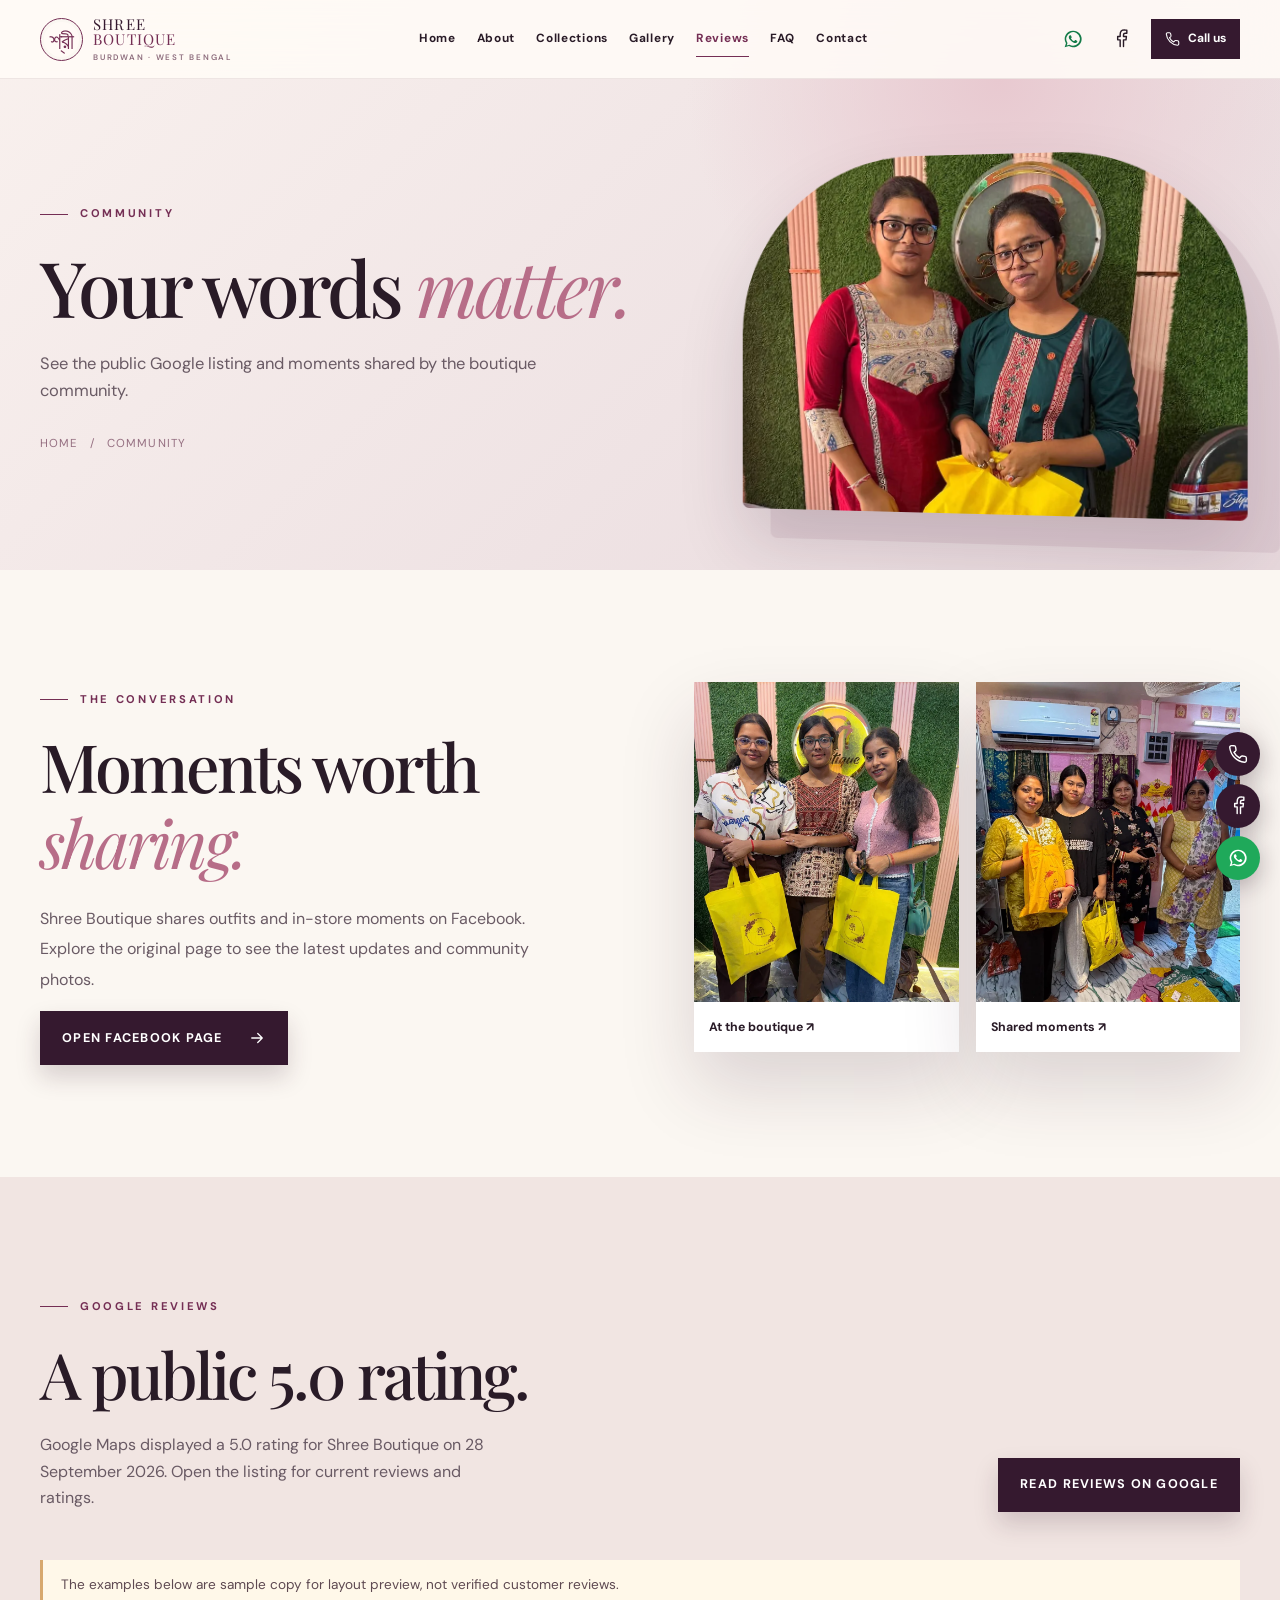
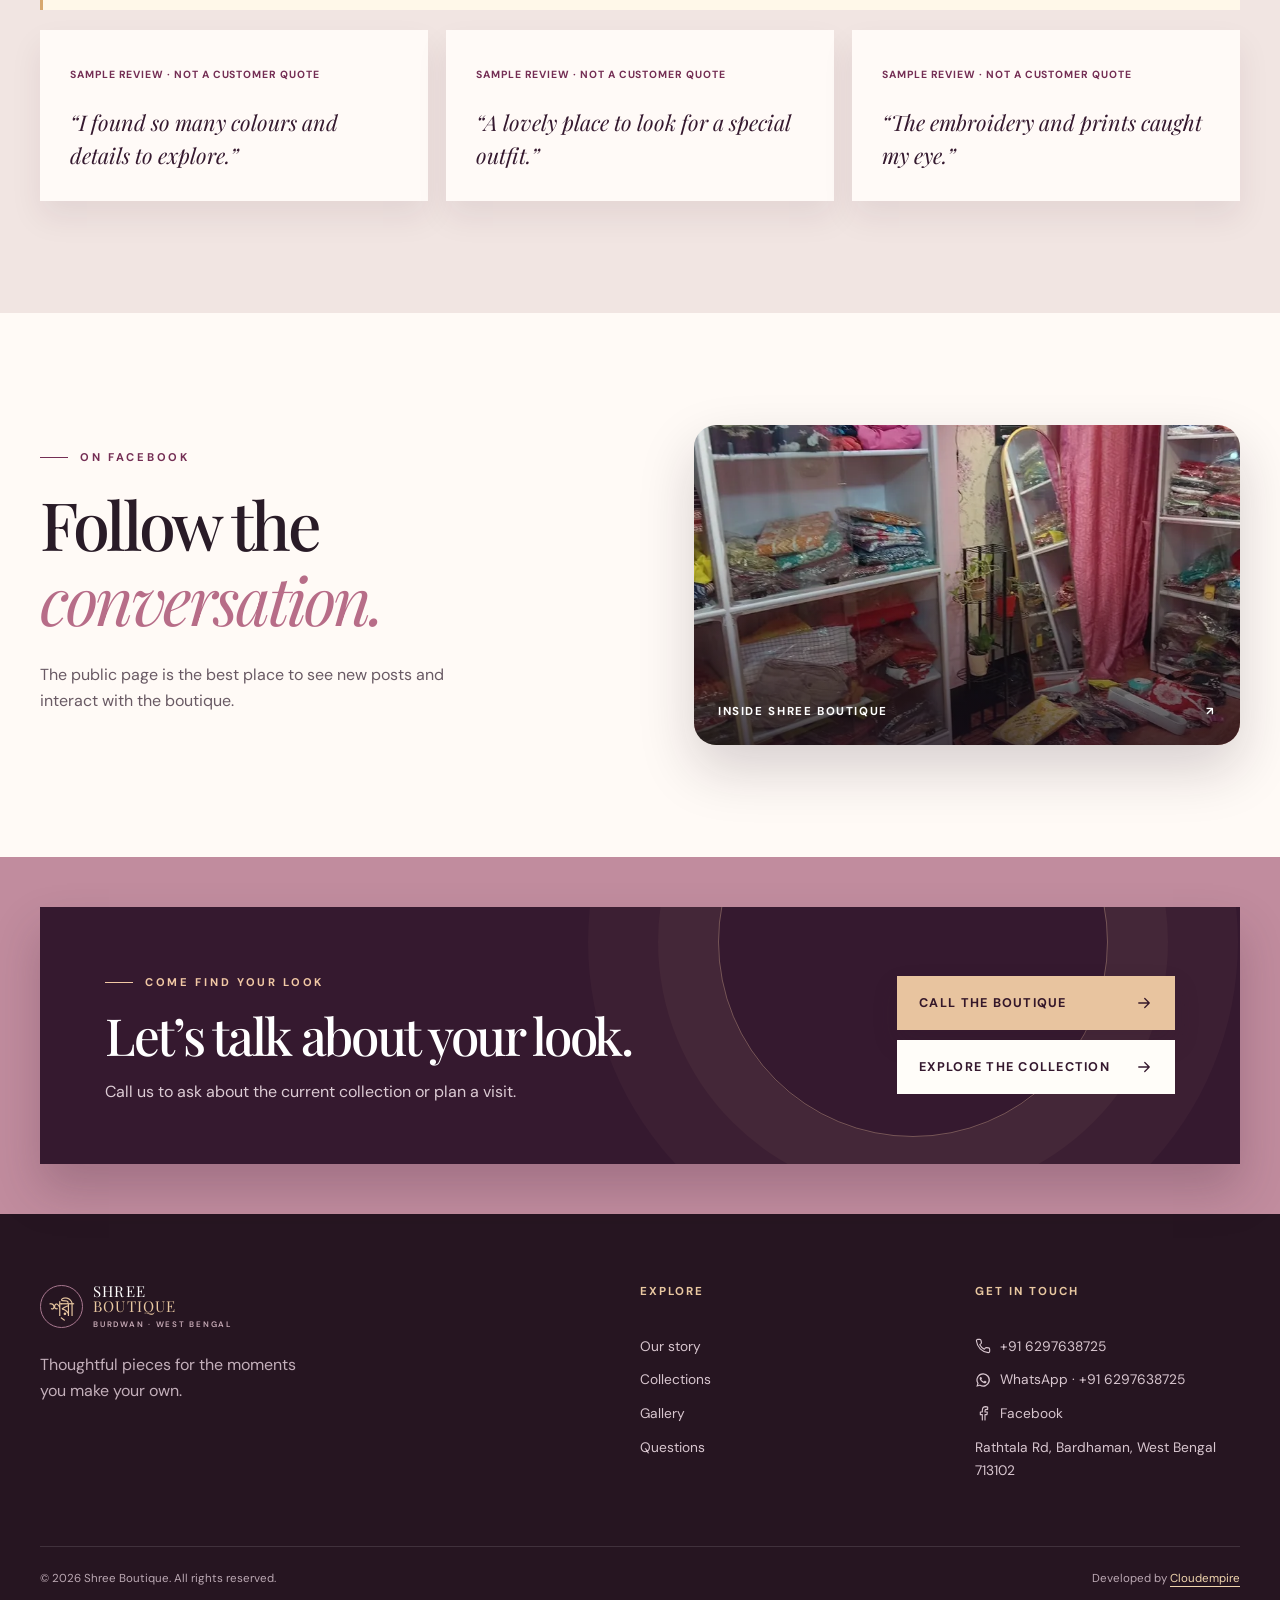
<file: testimonials.html>
<!DOCTYPE html>

<html lang="en"><head><meta charset="utf-8"/><meta content="width=device-width,initial-scale=1" name="viewport"/><meta content="#2a1525" name="theme-color"/><title>Reviews &amp; Community | Shree Boutique Bardhaman</title><meta content="See Shree Boutique’s public Google rating, visit the Google review page, and explore moments shared by the boutique community." name="description"/><link href="https://cloudempiretech.github.io/ShreeBoutique/testimonials.html" rel="canonical"/><meta content="website" property="og:type"/><meta content="Community &amp; Social Stories | Shree Boutique" property="og:title"/><meta content="Explore real posts and social moments from Shree Boutique’s Facebook community." property="og:description"/><meta content="https://cloudempiretech.github.io/ShreeBoutique/testimonials.html" property="og:url"/><meta content="https://cloudempiretech.github.io/ShreeBoutique/assets/hero-poster.webp" property="og:image"/><meta content="summary_large_image" name="twitter:card"/><link href="assets/favicon.svg" rel="icon" type="image/svg+xml"/><link href="https://fonts.googleapis.com" rel="preconnect"/><link crossorigin="" href="https://fonts.gstatic.com" rel="preconnect"/><link href="https://fonts.googleapis.com/css2?family=DM+Sans:wght@400;500;600;700&amp;family=Playfair+Display:ital,wght@0,400;0,500;0,600;1,400;1,500&amp;display=swap" rel="stylesheet"/><link href="styles.css" rel="stylesheet"/><script type="application/ld+json">{"@context": "https://schema.org", "@type": "ClothingStore", "name": "Shree Boutique", "url": "https://cloudempiretech.github.io/ShreeBoutique/", "image": "https://cloudempiretech.github.io/ShreeBoutique/assets/hero-poster.webp", "telephone": "+916297638725", "areaServed": {"@type": "City", "name": "Bardhaman"}, "sameAs": ["https://www.facebook.com/Higbgboutique/"], "address": {"@type": "PostalAddress", "streetAddress": "Rathtala Rd", "addressLocality": "Bardhaman", "addressRegion": "West Bengal", "postalCode": "713102", "addressCountry": "IN"}, "hasMap": "https://maps.app.goo.gl/zmxohSUBoW38o7A67"}</script><script defer="" src="script.js"></script></head><body data-page="testimonials"><a class="skip-link" href="#main">Skip to content</a><header class="site-header" id="top"><div class="nav-wrap shell">
<a aria-label="Shree Boutique home" class="brand" href="index.html"><span class="brand-mark">শ্রী</span><span class="brand-type">SHREE <em>BOUTIQUE</em><small>BURDWAN · WEST BENGAL</small></span></a>
<nav aria-label="Main navigation" class="desktop-nav"><a class="" href="index.html">Home</a><a class="" href="about.html">About</a><a class="" href="collections.html">Collections</a><a class="" href="gallery.html">Gallery</a><a aria-current="page" class="active" href="testimonials.html">Reviews</a><a class="" href="faq.html">FAQ</a><a class="" href="contact.html">Contact</a></nav>
<div class="header-actions"><a aria-label="Message Shree Boutique on WhatsApp" class="icon-link whatsapp-link" href="https://wa.me/916297638725" rel="noopener noreferrer" target="_blank"><svg aria-hidden="true" fill="currentColor" viewbox="0 0 24 24"><path d="M12.04 2a9.9 9.9 0 0 0-8.5 15.04L2 22l5.12-1.49A10 10 0 1 0 12.04 2Zm0 18.18a8.2 8.2 0 0 1-4.18-1.14l-.3-.18-3.04.88.9-2.96-.2-.31a8.2 8.2 0 1 1 6.82 3.71Zm4.5-6.14c-.24-.12-1.45-.72-1.68-.8-.23-.09-.4-.12-.57.12-.17.25-.64.8-.79.97-.15.16-.29.18-.54.06-.25-.13-1.04-.39-1.98-1.22-.73-.65-1.22-1.45-1.36-1.7-.15-.25-.01-.38.1-.51l.38-.45c.13-.15.17-.25.25-.42.09-.16.04-.31-.02-.44l-.76-1.82c-.2-.49-.4-.42-.56-.43h-.48c-.17 0-.44.06-.67.3-.23.25-.88.86-.88 2.1s.9 2.43 1.03 2.59c.12.17 1.77 2.7 4.28 3.79.6.26 1.08.42 1.45.54.61.2 1.17.17 1.61.1.49-.07 1.45-.59 1.66-1.16.2-.57.2-1.07.14-1.17-.06-.1-.23-.16-.47-.29Z"></path></svg></a><a aria-label="Shree Boutique on Facebook" class="icon-link" href="https://www.facebook.com/Higbgboutique/" rel="noopener noreferrer" target="_blank"><svg aria-hidden="true" fill="none" stroke="currentColor" stroke-linecap="round" stroke-linejoin="round" stroke-width="1.7" viewbox="0 0 24 24"><path d="M15 21v-8h3l.5-4H15V7c0-1.1.4-2 2-2h2V1.5A23 23 0 0 0 16.1 1C13 1 11 2.9 11 6.5V9H8v4h3v8"></path></svg></a><a class="header-call" href="tel:+916297638725"><svg aria-hidden="true" fill="none" stroke="currentColor" stroke-linecap="round" stroke-linejoin="round" stroke-width="1.7" viewbox="0 0 24 24"><path d="M22 16.9v3a2 2 0 0 1-2.2 2A19.8 19.8 0 0 1 2.1 4.2 2 2 0 0 1 4.1 2h3a2 2 0 0 1 2 1.7l.5 3a2 2 0 0 1-.6 1.8L7.2 10a16 16 0 0 0 6.8 6.8l1.5-1.8a2 2 0 0 1 1.8-.6l3 .5a2 2 0 0 1 1.7 2Z"></path></svg><span>Call us</span></a><button aria-controls="mobile-nav" aria-expanded="false" aria-label="Open menu" class="menu-toggle" type="button"><svg aria-hidden="true" fill="none" stroke="currentColor" stroke-linecap="round" stroke-linejoin="round" stroke-width="1.7" viewbox="0 0 24 24"><path d="M4 7h16M4 12h16M4 17h16"></path></svg></button></div>
</div><nav aria-label="Mobile navigation" class="mobile-nav" id="mobile-nav"><a class="" href="index.html">Home</a><a class="" href="about.html">About</a><a class="" href="collections.html">Collections</a><a class="" href="gallery.html">Gallery</a><a aria-current="page" class="active" href="testimonials.html">Reviews</a><a class="" href="faq.html">FAQ</a><a class="" href="contact.html">Contact</a><div class="mobile-nav-actions"><a href="tel:+916297638725"><svg aria-hidden="true" fill="none" stroke="currentColor" stroke-linecap="round" stroke-linejoin="round" stroke-width="1.7" viewbox="0 0 24 24"><path d="M22 16.9v3a2 2 0 0 1-2.2 2A19.8 19.8 0 0 1 2.1 4.2 2 2 0 0 1 4.1 2h3a2 2 0 0 1 2 1.7l.5 3a2 2 0 0 1-.6 1.8L7.2 10a16 16 0 0 0 6.8 6.8l1.5-1.8a2 2 0 0 1 1.8-.6l3 .5a2 2 0 0 1 1.7 2Z"></path></svg> Call</a><a href="https://www.facebook.com/Higbgboutique/" rel="noopener noreferrer" target="_blank"><svg aria-hidden="true" fill="none" stroke="currentColor" stroke-linecap="round" stroke-linejoin="round" stroke-width="1.7" viewbox="0 0 24 24"><path d="M15 21v-8h3l.5-4H15V7c0-1.1.4-2 2-2h2V1.5A23 23 0 0 0 16.1 1C13 1 11 2.9 11 6.5V9H8v4h3v8"></path></svg> Facebook</a><a href="https://wa.me/916297638725" rel="noopener noreferrer" target="_blank"><svg aria-hidden="true" fill="currentColor" viewbox="0 0 24 24"><path d="M12.04 2a9.9 9.9 0 0 0-8.5 15.04L2 22l5.12-1.49A10 10 0 1 0 12.04 2Zm0 18.18a8.2 8.2 0 0 1-4.18-1.14l-.3-.18-3.04.88.9-2.96-.2-.31a8.2 8.2 0 1 1 6.82 3.71Zm4.5-6.14c-.24-.12-1.45-.72-1.68-.8-.23-.09-.4-.12-.57.12-.17.25-.64.8-.79.97-.15.16-.29.18-.54.06-.25-.13-1.04-.39-1.98-1.22-.73-.65-1.22-1.45-1.36-1.7-.15-.25-.01-.38.1-.51l.38-.45c.13-.15.17-.25.25-.42.09-.16.04-.31-.02-.44l-.76-1.82c-.2-.49-.4-.42-.56-.43h-.48c-.17 0-.44.06-.67.3-.23.25-.88.86-.88 2.1s.9 2.43 1.03 2.59c.12.17 1.77 2.7 4.28 3.79.6.26 1.08.42 1.45.54.61.2 1.17.17 1.61.1.49-.07 1.45-.59 1.66-1.16.2-.57.2-1.07.14-1.17-.06-.1-.23-.16-.47-.29Z"></path></svg>WhatsApp</a></div></nav></header><main id="main"><section class="inner-hero"><div class="shell inner-hero-grid"><div class="inner-hero-copy reveal"><span class="eyebrow"><span class="eyebrow-line"></span>COMMUNITY</span><h1>Your words <em>matter.</em></h1><p>See the public Google listing and moments shared by the boutique community.</p><div class="breadcrumb"><a href="index.html">Home</a><span>/</span><span>COMMUNITY</span></div></div><div class="inner-hero-media depth-card" data-parallax=".08"><img alt="Two visitors with a Shree Boutique shopping bag" class="cover-image" decoding="async" loading="lazy" sizes="(max-width: 700px) 100vw, 50vw" src="assets/customers-pair.webp" srcset="assets/customers-pair-480.webp 480w, assets/customers-pair.webp 960w"/></div></div></section><section class="section-pad"><div class="shell community-grid"><div><span class="eyebrow"><span class="eyebrow-line"></span>THE CONVERSATION</span><h2 class="reveal">Moments worth <em>sharing.</em></h2><p class="reveal">Shree Boutique shares outfits and in-store moments on Facebook. Explore the original page to see the latest updates and community photos.</p><a class="button button-primary" href="https://www.facebook.com/Higbgboutique/"><span>Open Facebook page</span><svg aria-hidden="true" fill="none" stroke="currentColor" stroke-linecap="round" stroke-linejoin="round" stroke-width="1.7" viewbox="0 0 24 24"><path d="M5 12h14m-6-6 6 6-6 6"></path></svg></a></div><div class="community-cards"><a class="community-card tilt-card reveal" href="https://www.facebook.com/Higbgboutique/photos" rel="noopener noreferrer" target="_blank"><img alt="Three visitors with Shree Boutique bags" decoding="async" loading="lazy" sizes="(max-width: 700px) 100vw, 50vw" src="assets/customers-friends.webp" srcset="assets/customers-friends-480.webp 480w, assets/customers-friends.webp 960w"/><span>At the boutique ↗</span></a><a class="community-card tilt-card reveal" href="https://www.facebook.com/Higbgboutique/photos" rel="noopener noreferrer" target="_blank"><img alt="Group of visitors inside Shree Boutique" decoding="async" loading="lazy" sizes="(max-width: 700px) 100vw, 50vw" src="assets/customers-group.webp" srcset="assets/customers-group-480.webp 480w, assets/customers-group.webp 960w"/><span>Shared moments ↗</span></a></div></div></section><section class="review-section section-pad"><div class="shell"><div class="review-head"><div><span class="eyebrow"><span class="eyebrow-line"></span>GOOGLE REVIEWS</span><h2>A public 5.0 rating.</h2><p>Google Maps displayed a 5.0 rating for Shree Boutique on 28 September 2026. Open the listing for current reviews and ratings.</p></div><a class="button button-primary" href="https://maps.app.goo.gl/zmxohSUBoW38o7A67" rel="noopener noreferrer" target="_blank"><span>Read reviews on Google</span></a></div><div class="sample-notice">The examples below are sample copy for layout preview, not verified customer reviews.</div><div class="sample-grid"><article class="sample-card reveal"><span>Sample review · not a customer quote</span><p>“I found so many colours and details to explore.”</p></article><article class="sample-card reveal"><span>Sample review · not a customer quote</span><p>“A lovely place to look for a special outfit.”</p></article><article class="sample-card reveal"><span>Sample review · not a customer quote</span><p>“The embroidery and prints caught my eye.”</p></article></div></div></section><section class="social-proof section-pad"><div class="shell proof-grid"><div><span class="eyebrow"><span class="eyebrow-line"></span>ON FACEBOOK</span><h2 class="reveal">Follow the <em>conversation.</em></h2><p class="reveal">The public page is the best place to see new posts and interact with the boutique.</p></div><div class="proof-photo reveal"><img alt="Folded garments displayed inside Shree Boutique" decoding="async" loading="lazy" sizes="(max-width: 700px) 100vw, 45vw" src="assets/maps-shelves.webp" srcset="assets/maps-shelves-480.webp 480w, assets/maps-shelves.webp 960w"/><span>INSIDE SHREE BOUTIQUE <span aria-hidden="true">↗</span></span></div></div></section><section class="cta-band"><div class="shell cta-inner reveal"><span aria-hidden="true" class="cta-glow"></span><div><span class="eyebrow"><span class="eyebrow-line"></span>COME FIND YOUR LOOK</span><h2>Let’s talk about your look.</h2><p>Call us to ask about the current collection or plan a visit.</p></div><div class="cta-actions"><a class="button button-primary" href="tel:+916297638725"><span>Call the boutique</span><svg aria-hidden="true" fill="none" stroke="currentColor" stroke-linecap="round" stroke-linejoin="round" stroke-width="1.7" viewbox="0 0 24 24"><path d="M5 12h14m-6-6 6 6-6 6"></path></svg></a><a class="button button-light" href="collections.html"><span>Explore the collection</span><svg aria-hidden="true" fill="none" stroke="currentColor" stroke-linecap="round" stroke-linejoin="round" stroke-width="1.7" viewbox="0 0 24 24"><path d="M5 12h14m-6-6 6 6-6 6"></path></svg></a></div></div></section></main><footer class="site-footer"><div class="shell footer-top"><div><a class="brand brand-footer" href="index.html"><span class="brand-mark">শ্রী</span><span class="brand-type">SHREE <em>BOUTIQUE</em><small>BURDWAN · WEST BENGAL</small></span></a><p>Thoughtful pieces for the moments you make your own.</p></div><div><h2>Explore</h2><a href="about.html">Our story</a><a href="collections.html">Collections</a><a href="gallery.html">Gallery</a><a href="faq.html">Questions</a></div><div><h2>Get in touch</h2><a href="tel:+916297638725"><svg aria-hidden="true" fill="none" stroke="currentColor" stroke-linecap="round" stroke-linejoin="round" stroke-width="1.7" viewbox="0 0 24 24"><path d="M22 16.9v3a2 2 0 0 1-2.2 2A19.8 19.8 0 0 1 2.1 4.2 2 2 0 0 1 4.1 2h3a2 2 0 0 1 2 1.7l.5 3a2 2 0 0 1-.6 1.8L7.2 10a16 16 0 0 0 6.8 6.8l1.5-1.8a2 2 0 0 1 1.8-.6l3 .5a2 2 0 0 1 1.7 2Z"></path></svg> +91 6297638725</a><a href="https://wa.me/916297638725" rel="noopener noreferrer" target="_blank"><svg aria-hidden="true" fill="currentColor" viewbox="0 0 24 24"><path d="M12.04 2a9.9 9.9 0 0 0-8.5 15.04L2 22l5.12-1.49A10 10 0 1 0 12.04 2Zm0 18.18a8.2 8.2 0 0 1-4.18-1.14l-.3-.18-3.04.88.9-2.96-.2-.31a8.2 8.2 0 1 1 6.82 3.71Zm4.5-6.14c-.24-.12-1.45-.72-1.68-.8-.23-.09-.4-.12-.57.12-.17.25-.64.8-.79.97-.15.16-.29.18-.54.06-.25-.13-1.04-.39-1.98-1.22-.73-.65-1.22-1.45-1.36-1.7-.15-.25-.01-.38.1-.51l.38-.45c.13-.15.17-.25.25-.42.09-.16.04-.31-.02-.44l-.76-1.82c-.2-.49-.4-.42-.56-.43h-.48c-.17 0-.44.06-.67.3-.23.25-.88.86-.88 2.1s.9 2.43 1.03 2.59c.12.17 1.77 2.7 4.28 3.79.6.26 1.08.42 1.45.54.61.2 1.17.17 1.61.1.49-.07 1.45-.59 1.66-1.16.2-.57.2-1.07.14-1.17-.06-.1-.23-.16-.47-.29Z"></path></svg>WhatsApp · +91 6297638725</a><a href="https://www.facebook.com/Higbgboutique/" rel="noopener noreferrer" target="_blank"><svg aria-hidden="true" fill="none" stroke="currentColor" stroke-linecap="round" stroke-linejoin="round" stroke-width="1.7" viewbox="0 0 24 24"><path d="M15 21v-8h3l.5-4H15V7c0-1.1.4-2 2-2h2V1.5A23 23 0 0 0 16.1 1C13 1 11 2.9 11 6.5V9H8v4h3v8"></path></svg> Facebook</a><a href="https://maps.app.goo.gl/zmxohSUBoW38o7A67">Rathtala Rd, Bardhaman, West Bengal 713102</a></div></div><div class="shell footer-bottom"><span>© 2026 Shree Boutique. All rights reserved.</span><span>Developed by <a href="https://cloudempire.tech/" rel="noopener noreferrer" target="_blank">Cloudempire</a></span></div></footer><div class="float-actions"><a aria-label="Call Shree Boutique" href="tel:+916297638725"><svg aria-hidden="true" fill="none" stroke="currentColor" stroke-linecap="round" stroke-linejoin="round" stroke-width="1.7" viewbox="0 0 24 24"><path d="M22 16.9v3a2 2 0 0 1-2.2 2A19.8 19.8 0 0 1 2.1 4.2 2 2 0 0 1 4.1 2h3a2 2 0 0 1 2 1.7l.5 3a2 2 0 0 1-.6 1.8L7.2 10a16 16 0 0 0 6.8 6.8l1.5-1.8a2 2 0 0 1 1.8-.6l3 .5a2 2 0 0 1 1.7 2Z"></path></svg></a><a aria-label="Visit Shree Boutique on Facebook" href="https://www.facebook.com/Higbgboutique/" rel="noopener noreferrer" target="_blank"><svg aria-hidden="true" fill="none" stroke="currentColor" stroke-linecap="round" stroke-linejoin="round" stroke-width="1.7" viewbox="0 0 24 24"><path d="M15 21v-8h3l.5-4H15V7c0-1.1.4-2 2-2h2V1.5A23 23 0 0 0 16.1 1C13 1 11 2.9 11 6.5V9H8v4h3v8"></path></svg></a><a aria-label="Message Shree Boutique on WhatsApp" class="float-whatsapp" href="https://wa.me/916297638725" rel="noopener noreferrer" target="_blank"><svg aria-hidden="true" fill="currentColor" viewbox="0 0 24 24"><path d="M12.04 2a9.9 9.9 0 0 0-8.5 15.04L2 22l5.12-1.49A10 10 0 1 0 12.04 2Zm0 18.18a8.2 8.2 0 0 1-4.18-1.14l-.3-.18-3.04.88.9-2.96-.2-.31a8.2 8.2 0 1 1 6.82 3.71Zm4.5-6.14c-.24-.12-1.45-.72-1.68-.8-.23-.09-.4-.12-.57.12-.17.25-.64.8-.79.97-.15.16-.29.18-.54.06-.25-.13-1.04-.39-1.98-1.22-.73-.65-1.22-1.45-1.36-1.7-.15-.25-.01-.38.1-.51l.38-.45c.13-.15.17-.25.25-.42.09-.16.04-.31-.02-.44l-.76-1.82c-.2-.49-.4-.42-.56-.43h-.48c-.17 0-.44.06-.67.3-.23.25-.88.86-.88 2.1s.9 2.43 1.03 2.59c.12.17 1.77 2.7 4.28 3.79.6.26 1.08.42 1.45.54.61.2 1.17.17 1.61.1.49-.07 1.45-.59 1.66-1.16.2-.57.2-1.07.14-1.17-.06-.1-.23-.16-.47-.29Z"></path></svg></a></div></body></html>
</file>
<file: styles.css>
:root{--ink:#291b27;--plum:#35192f;--wine:#742e54;--rose:#b76d88;--blush:#f4e5e7;--cream:#fbf7f2;--warm:#ebddcf;--gold:#d7a86e;--white:#fffdf9;--sans:'DM Sans',Arial,sans-serif;--serif:'Playfair Display',Georgia,serif;--shadow:0 35px 70px rgba(53,25,47,.16);scroll-behavior:smooth}
*{box-sizing:border-box}html{scroll-padding-top:84px}body{margin:0;background:var(--cream);color:var(--ink);font-family:var(--sans);line-height:1.65;overflow-x:hidden}body.menu-open{overflow:hidden}::selection{background:#d7a86e;color:#27121e}a{color:inherit;text-decoration:none}button,input,select,textarea{font:inherit}button{cursor:pointer}img,video{display:block;max-width:100%}svg{width:20px;height:20px;flex:none}h1,h2,h3,p{margin-top:0}h1,h2,h3{line-height:1.13}h1,h2{font-family:var(--serif);font-weight:500;letter-spacing:-.045em}h1 em,h2 em{font-weight:400;color:var(--rose)}p{color:#695a64}.shell{width:min(100% - 64px,1200px);margin-inline:auto}.section-pad{padding:112px 0}.skip-link{position:fixed;z-index:1000;top:-80px;left:16px;padding:10px 16px;background:white;color:#111}.skip-link:focus{top:12px}:focus-visible{outline:3px solid var(--gold);outline-offset:4px}.eyebrow{display:inline-flex;align-items:center;gap:12px;color:var(--wine);font-size:.7rem;font-weight:700;letter-spacing:.24em;line-height:1.4;text-transform:uppercase}.eyebrow-line{width:28px;height:1px;background:currentColor}.button{display:inline-flex;align-items:center;justify-content:space-between;gap:25px;border:1px solid transparent;padding:15px 21px;min-height:54px;font-size:.79rem;font-weight:700;letter-spacing:.1em;text-transform:uppercase;transition:transform .35s,box-shadow .35s,background .35s,color .35s;position:relative;overflow:hidden}.button svg{width:18px;transition:transform .35s}.button:hover{transform:translateY(-4px);box-shadow:0 14px 30px rgba(36,18,29,.17)}.button:hover svg{transform:translateX(5px)}.button-primary{background:var(--plum);color:white;box-shadow:0 12px 25px rgba(53,25,47,.18)}.button-primary:hover{background:var(--wine)}.button-outline{border-color:rgba(255,255,255,.65);color:white;backdrop-filter:blur(9px);background:rgba(255,255,255,.08)}.button-outline:hover{background:white;color:var(--plum)}.button-light{background:var(--white);color:var(--plum)}.button-text{padding:11px 0;border-bottom:1px solid var(--wine);min-height:0;color:var(--wine)}.button-text:hover{box-shadow:none}.site-header{position:fixed;inset:0 0 auto;z-index:100;background:rgba(255,251,247,.9);border-bottom:1px solid rgba(94,50,72,.1);backdrop-filter:blur(18px);transition:background .35s,box-shadow .35s}.site-header.scrolled{box-shadow:0 10px 36px rgba(45,22,40,.08)}.nav-wrap{min-height:78px;display:flex;align-items:center;justify-content:space-between;gap:28px}.brand{display:inline-flex;align-items:center;gap:10px;flex:none;line-height:1;color:var(--plum)}.brand-mark{display:grid;place-items:center;width:43px;height:43px;border:1px solid var(--wine);border-radius:50%;font-family:var(--serif);font-size:23px;color:var(--wine);box-shadow:inset 0 0 0 3px var(--cream)}.brand-type{display:flex;flex-direction:column;font-family:var(--serif);font-size:15px;letter-spacing:.08em;white-space:nowrap}.brand-type em{font-style:normal;color:var(--wine)}.brand-type small{margin-top:5px;font:600 8px var(--sans);letter-spacing:.22em;color:#8d6c7c}.desktop-nav{display:flex;align-items:center;gap:21px}.desktop-nav a{font-size:.74rem;font-weight:700;letter-spacing:.06em;position:relative;white-space:nowrap;transition:color .3s}.desktop-nav a:after{content:'';position:absolute;left:0;right:100%;bottom:-8px;height:1px;background:var(--wine);transition:right .3s}.desktop-nav a:hover,.desktop-nav a.active{color:var(--wine)}.desktop-nav a:hover:after,.desktop-nav a.active:after{right:0}.header-actions{display:flex;align-items:center;gap:12px}.icon-link,.header-call,.menu-toggle{display:inline-grid;place-items:center;min-width:36px;min-height:36px}.icon-link:hover{color:var(--wine);transform:translateY(-2px)}.header-call{display:flex;gap:8px;padding:10px 14px;background:var(--plum);color:white;font-size:.75rem;font-weight:700;white-space:nowrap}.header-call svg{width:15px}.header-call:hover{background:var(--wine)}.menu-toggle{display:none;border:0;background:transparent;color:var(--plum)}.mobile-nav{display:none}.site-footer{background:#261521;color:#f8ecec;padding:70px 0 20px}.footer-top{display:grid;grid-template-columns:2fr 1fr 1fr;gap:70px;padding-bottom:65px}.brand-footer{color:#fff}.brand-footer .brand-mark{color:#e9c8a1;border-color:#a97890;box-shadow:inset 0 0 0 3px #261521}.brand-footer .brand-type em{color:#e9c8a1}.brand-footer .brand-type small{color:#c7aab6}.footer-top p{max-width:270px;color:#c3afba;margin:23px 0 0}.footer-top h2{font:700 .72rem var(--sans);letter-spacing:.17em;text-transform:uppercase;color:#e9c8a1;margin-bottom:25px}.footer-top>div:not(:first-child){display:flex;flex-direction:column;align-items:flex-start;gap:11px}.footer-top a:not(.brand){display:inline-flex;align-items:center;gap:9px;color:#d8c6cf;font-size:.86rem;transition:color .2s,transform .2s}.footer-top a:hover{color:#fff;transform:translateX(3px)}.footer-top svg{width:16px}.footer-bottom{border-top:1px solid rgba(255,255,255,.12);padding-top:22px;display:flex;justify-content:space-between;gap:20px;color:#bba8b3;font-size:.72rem}.footer-bottom a{color:#f0d5ad;border-bottom:1px solid currentColor}.float-actions{position:fixed;right:20px;bottom:20px;z-index:90;display:flex;flex-direction:column;gap:8px}.float-actions a{display:grid;place-items:center;width:44px;height:44px;border-radius:50%;background:var(--plum);color:#fff;box-shadow:0 7px 22px rgba(38,21,33,.28);transition:transform .3s,background .3s}.float-actions a:hover{transform:translateY(-4px) scale(1.05);background:var(--wine)}.float-actions a:last-child{background:#fff;color:var(--wine)}
.home-hero{min-height:min(800px,100svh);height:max(700px,100svh);position:relative;background:#4c273e;overflow:hidden;color:white;display:flex;align-items:center;padding-top:78px}.hero-video,.hero-still,.hero-shade{position:absolute;inset:0;width:100%;height:100%}.hero-video{object-fit:cover;object-position:center 44%}.hero-still{background:url('assets/hero-poster.webp') center 44%/cover;display:none}.hero-shade{background:linear-gradient(90deg,rgba(26,12,24,.85) 0%,rgba(26,12,24,.63) 39%,rgba(26,12,24,.09) 80%),linear-gradient(0deg,rgba(32,13,29,.55),transparent 35%)}.hero-content{position:relative;z-index:2;width:min(100% - 64px,1200px);padding:80px 0 92px}.hero-text{max-width:655px}.hero-kicker{display:block;font-size:.74rem;font-weight:700;letter-spacing:.27em;color:#f2cda2;animation:heroUp .8s .25s both}.home-hero h1{font-size:clamp(4.7rem,8.4vw,8.1rem);line-height:.99;margin:25px 0 28px;text-wrap:balance;animation:heroUp .9s .4s both}.home-hero h1 em{color:#f1cbac}.hero-text p{max-width:500px;color:#f4eaf0;font-size:1.02rem;line-height:1.8;animation:heroUp .9s .55s both}.hero-buttons{display:flex;flex-wrap:wrap;gap:12px;margin-top:32px;animation:heroUp .9s .7s both}.hero-buttons .button-primary{background:#f2d2b1;color:#3a1d31}.hero-buttons .button-primary:hover{background:#fff}.hero-caption{display:flex;align-items:center;gap:15px;position:absolute;bottom:38px;right:0;font-size:.66rem;line-height:1.6;text-transform:uppercase;letter-spacing:.16em;color:#f3dfdd;animation:heroUp .9s 1s both}.caption-line{width:50px;height:1px;background:#f0c69b}.scroll-cue{position:absolute;bottom:38px;left:max(32px,calc((100vw - 1200px)/2));z-index:2;display:flex;align-items:center;gap:13px;font-size:.6rem;letter-spacing:.2em;color:#fff}.scroll-cue span{width:24px;height:38px;border:1px solid #fff;border-radius:20px;position:relative}.scroll-cue span:after{content:'';position:absolute;top:8px;left:10px;width:2px;height:7px;border-radius:2px;background:#fff;animation:scrollPulse 1.7s infinite}.hero-orbit{position:absolute;z-index:1;pointer-events:none;border:1px solid rgba(251,221,191,.3);border-radius:50%;transform:rotate(-18deg)}.orbit-a{width:580px;height:240px;right:-150px;top:25%;box-shadow:0 0 30px rgba(251,221,191,.1)}.orbit-b{width:460px;height:460px;right:-170px;bottom:-230px;border-color:rgba(251,221,191,.19)}.intro-screen{position:fixed;z-index:999;inset:0;display:flex;flex-direction:column;align-items:center;justify-content:center;gap:14px;background:#30172a;color:#edd0b1;pointer-events:none;animation:introExit .8s 1.1s forwards}.intro-screen .intro-emblem{font-family:var(--serif);font-size:6rem;line-height:1;animation:introIn .6s both}.intro-screen span:last-child{font-size:.7rem;letter-spacing:.32em;animation:introIn .6s .16s both}
.intro-grid,.feature-grid,.proof-grid,.split-story,.product-grid,.community-grid,.faq-layout,.contact-layout{display:grid;grid-template-columns:1fr 1fr;align-items:center;gap:9%}.intro-visual{position:relative;width:86%;margin:0 auto;aspect-ratio:4/5;padding:30px 45px 0 15px;transform-style:preserve-3d}.arch-back{position:absolute;inset:2% 0 6% 18%;border-radius:230px 230px 18px 18px;background:#ead3d6;box-shadow:var(--shadow)}.portrait-image{position:relative;width:100%;height:100%;object-fit:cover;object-position:50% 20%;border-radius:220px 220px 12px 12px;box-shadow:var(--shadow);transition:transform .6s}.intro-visual:hover .portrait-image{transform:translateY(-8px) rotate(-1deg)}.float-stamp{position:absolute;right:-25px;bottom:10%;width:112px;height:112px;border-radius:50%;display:flex;align-items:center;justify-content:center;text-align:center;background:#ac6b7e;color:white;font-family:var(--serif);font-size:.72rem;letter-spacing:.16em;line-height:1.3;transform:rotate(11deg) translateZ(40px);box-shadow:0 15px 30px rgba(65,26,47,.24)}.float-stamp b{position:absolute;bottom:20px;font-weight:400;font-size:1.1rem}.intro-copy h2,.feature-copy h2,.story-copy h2,.product-grid h2,.community-grid h2,.faq-layout h2,.contact-info h2,.social-proof h2{font-size:clamp(3.2rem,5.2vw,5.3rem);margin:20px 0 25px}.intro-copy p,.feature-copy p,.story-copy p,.product-grid p,.community-grid p,.faq-layout p,.contact-info p{max-width:530px;font-size:1rem;line-height:1.9}.intro-copy .button{margin-top:15px}.collections-preview{background:#f1e6e3;position:relative}.section-intro{max-width:690px;margin-bottom:45px;position:relative}.section-intro.center{text-align:center;margin-inline:auto}.section-intro h2{font-size:clamp(3rem,5vw,5rem);margin:17px 0}.section-intro p{font-size:1rem}.card-grid{display:grid;grid-template-columns:repeat(2,1fr);gap:28px}.collection-card{background:#fff;box-shadow:0 18px 38px rgba(55,28,45,.08);overflow:hidden;display:block;transform-style:preserve-3d;transition:transform .4s,box-shadow .4s}.collection-card:hover{transform:translateY(-10px) rotateX(2deg);box-shadow:0 30px 60px rgba(55,28,45,.17)}.card-image{height:350px;overflow:hidden;position:relative;background:#d7b6bf}.card-image img{width:100%;height:100%;object-fit:cover;object-position:center 28%;transition:transform .9s}.collection-card:first-child .card-image img{object-position:center 35%}.collection-card:hover .card-image img{transform:scale(1.08)}.card-shine{position:absolute;inset:0;background:linear-gradient(110deg,transparent 25%,rgba(255,255,255,.18) 48%,transparent 70%);transform:translateX(-140%);transition:transform .7s}.collection-card:hover .card-shine{transform:translateX(140%)}.card-content{padding:27px 30px 32px;position:relative}.card-content>span{font-size:.65rem;letter-spacing:.2em;color:var(--wine);font-weight:700}.card-content h3{font:500 2rem var(--serif);margin:10px 0}.card-content p{max-width:430px;font-size:.9rem;margin:0}.card-content i{position:absolute;right:30px;bottom:32px;color:var(--wine)}.section-link{text-align:center;margin-top:35px}.feature-section{background:var(--plum);color:white;overflow:hidden}.feature-copy{padding:40px 0}.feature-copy .eyebrow,.feature-copy h2 em{color:#e6bc9c}.feature-copy p{color:#dfcdd5}.feature-visual{height:500px;position:relative;perspective:1000px}.feature-frame{position:absolute;overflow:hidden;border:9px solid rgba(255,248,241,.9);box-shadow:0 30px 60px rgba(0,0,0,.27);transition:transform .5s}.feature-frame img{width:100%;height:100%;object-fit:cover;transition:transform .8s}.feature-frame:hover img{transform:scale(1.08)}.frame-one{width:65%;height:68%;top:0;right:0;transform:rotate(7deg) translateZ(20px)}.frame-two{width:67%;height:60%;bottom:0;left:0;transform:rotate(-7deg) translateZ(45px)}.frame-one:hover{transform:rotate(3deg) translateY(-8px)}.frame-two:hover{transform:rotate(-3deg) translateY(-8px)}.feature-ring{position:absolute;inset:10% -15% auto auto;width:320px;height:320px;border-radius:50%;border:1px solid rgba(245,202,161,.4);pointer-events:none}.social-proof{background:#fffaf6}.social-proof p{max-width:430px}.proof-numbers{display:grid;grid-template-columns:1fr 1fr;gap:20px;padding:45px;background:linear-gradient(145deg,#f2dfdf,#fbf5f1);border:1px solid #e8d2d4;box-shadow:var(--shadow);transform:perspective(900px) rotateY(-4deg)}.proof-numbers strong{display:block;font:500 clamp(2.6rem,5vw,4.5rem) var(--serif);color:var(--wine);line-height:1.1}.proof-numbers span{display:block;font-size:.8rem;color:#604656}.proof-numbers small{grid-column:1/-1;color:#8b737f;font-size:.68rem}.cta-band{padding:50px 0;background:#c18c9e}.cta-inner{position:relative;overflow:hidden;background:var(--plum);color:white;padding:58px 65px;display:flex;align-items:center;justify-content:space-between;gap:25px;box-shadow:0 25px 45px rgba(53,25,47,.23)}.cta-glow{position:absolute;width:390px;height:390px;right:11%;top:-160px;border-radius:50%;border:1px solid rgba(239,200,162,.35);box-shadow:0 0 0 60px rgba(239,200,162,.045),0 0 0 130px rgba(239,200,162,.035);pointer-events:none}.cta-inner>div{position:relative}.cta-inner .eyebrow{color:#f2c9a5}.cta-inner h2{font-size:clamp(2.6rem,4vw,4rem);max-width:650px;margin:15px 0}.cta-inner p{color:#dccbd4;margin:0}.cta-actions{display:flex;flex-direction:column;gap:10px;min-width:245px}.cta-actions .button-primary{background:#e8c49f;color:#341729}
.inner-hero{padding:145px 0 65px;background:radial-gradient(circle at 78% 14%,#e8c9d0 0,transparent 28%),linear-gradient(135deg,#f9f1ee,#e8d9dd);overflow:hidden}.inner-hero-grid{min-height:360px;display:grid;grid-template-columns:1.1fr .9fr;align-items:center;gap:6%}.inner-hero-copy h1{font-size:clamp(3.8rem,6vw,6.8rem);margin:20px 0}.inner-hero-copy p{max-width:570px;font-size:1.03rem}.breadcrumb{display:flex;gap:11px;align-items:center;color:#956f81;font-size:.72rem;text-transform:uppercase;letter-spacing:.1em;margin-top:30px}.breadcrumb a:hover{color:var(--wine)}.inner-hero-media{height:360px;position:relative;transform:perspective(850px) rotateY(-7deg);box-shadow:30px 30px 0 rgba(106,45,76,.09),var(--shadow);overflow:hidden;border-radius:180px 180px 7px 7px}.inner-hero-media img{width:100%;height:100%;object-fit:cover;object-position:center 27%;transition:transform .8s}.inner-hero-media:hover img{transform:scale(1.07)}.inner-hero-ornament{height:350px;position:relative}.orb{position:absolute;border-radius:50%;box-shadow:inset -30px -30px 50px rgba(91,34,67,.22),25px 30px 40px rgba(91,34,67,.2)}.orb-one{width:290px;height:290px;background:radial-gradient(circle at 30% 25%,#ffedf0,#ca879f 45%,#6f3055 100%);left:18%;top:1%;animation:float 6s ease-in-out infinite}.orb-two{width:150px;height:150px;background:radial-gradient(circle at 28% 25%,#fff9ef,#d9ad7d 40%,#85455b 100%);right:12%;bottom:0;animation:float 7s ease-in-out -2s infinite}.split-story{gap:10%}.story-image{height:550px;position:relative;overflow:hidden;box-shadow:var(--shadow);transform:perspective(900px) rotateY(5deg)}.story-image:after{content:'';position:absolute;inset:12px;border:1px solid rgba(255,255,255,.7);pointer-events:none}.story-image img{height:100%;width:100%;object-fit:cover;object-position:center 40%}.values-section{background:#f1e5e2}.values-grid{display:grid;grid-template-columns:repeat(3,1fr);gap:20px}.value-card{background:#fffaf6;padding:37px 32px;box-shadow:0 12px 25px rgba(60,25,45,.06);transition:transform .35s,box-shadow .35s}.value-card:hover{transform:translateY(-8px);box-shadow:var(--shadow)}.value-card span{font:italic 2.3rem var(--serif);color:#b57892}.value-card h3{font:500 1.6rem var(--serif);margin:22px 0 12px}.value-card p{font-size:.9rem;margin:0}
.collection-tabs{display:flex;border-bottom:1px solid #d6bdc6;gap:7px;margin-top:40px}.collection-tabs button{flex:1;border:0;background:transparent;padding:20px 24px;color:#846472;text-align:left;font:500 clamp(1.3rem,2.3vw,2rem) var(--serif);position:relative;transition:color .25s,background .25s}.collection-tabs button span{font:700 .65rem var(--sans);vertical-align:top;margin-left:8px}.collection-tabs button:hover,.collection-tabs button[aria-selected=true]{color:var(--wine);background:#f7ecea}.collection-tabs button[aria-selected=true]:after{content:'';height:3px;background:var(--wine);position:absolute;bottom:-1px;left:0;right:0}.tab-panel{padding:38px;background:#fffaf7;box-shadow:0 20px 50px rgba(58,27,45,.08)}.tab-panel[hidden]{display:none}.tab-grid{display:grid;grid-template-columns:.9fr 1.1fr;align-items:center;gap:9%}.tab-copy{padding:40px 20px 40px 30px}.tab-copy h3{font:500 clamp(2.5rem,4.5vw,4.4rem) var(--serif);letter-spacing:-.04em;margin:18px 0}.tab-copy p{max-width:400px}.tab-copy .button{margin-top:20px}.tab-media{height:480px;overflow:hidden;box-shadow:var(--shadow);transform:perspective(900px) rotateY(-3deg)}.tab-media img{width:100%;height:100%;object-fit:cover;object-position:center 25%;transition:transform .7s}.tab-media:hover img{transform:scale(1.06)}.product-grid{align-items:center}.product-actions{display:flex;flex-wrap:wrap;gap:15px;align-items:center;margin-top:25px}.source-link{display:inline-flex;align-items:center;gap:10px;color:var(--wine);font-size:.75rem;margin-top:35px;border-bottom:1px solid currentColor}.source-link svg{width:15px}.product-composition{height:620px;position:relative}.product-main{position:absolute;inset:0 19% 9% 0;box-shadow:var(--shadow);overflow:hidden;border-radius:220px 220px 9px 9px}.product-main img{width:100%;height:100%;object-fit:cover;object-position:center 26%}.product-detail{position:absolute;right:0;bottom:0;width:50%;height:35%;border:8px solid #fff;box-shadow:var(--shadow);transform:rotate(6deg)}.product-detail img{width:100%;height:100%;object-fit:cover}.product-disc{position:absolute;z-index:-1;right:-5%;top:6%;width:280px;height:280px;border-radius:50%;background:#e9cfd3;box-shadow:inset -25px -30px 40px #c48ca0}.mini-gallery{background:#f0e4e1}.mini-gallery-grid{display:grid;grid-template-columns:repeat(3,1fr);gap:18px}.mini-gallery-grid img{width:100%;height:320px;object-fit:cover;box-shadow:0 15px 25px rgba(50,23,40,.12);transition:transform .35s}.mini-gallery-grid img:nth-child(1){object-position:65% center}.mini-gallery-grid img:hover{transform:translateY(-7px)}
.gallery-grid{display:grid;grid-template-columns:repeat(3,1fr);gap:20px}.gallery-item{padding:0;border:0;background:#fff;text-align:left;box-shadow:0 15px 25px rgba(50,23,40,.08);transition:transform .35s,box-shadow .35s}.gallery-item:nth-child(1),.gallery-item:nth-child(4){grid-row:span 2}.gallery-item:hover{transform:translateY(-7px);box-shadow:var(--shadow)}.gallery-img{height:310px;display:block;overflow:hidden}.gallery-item:nth-child(1) .gallery-img,.gallery-item:nth-child(4) .gallery-img{height:calc(620px + 20px + 66px)}.gallery-img img{width:100%;height:100%;object-fit:cover;object-position:center 22%;transition:transform .8s}.gallery-item:hover img{transform:scale(1.08)}.gallery-caption{min-height:66px;padding:19px;display:flex;align-items:center;justify-content:space-between;color:var(--plum);font-size:.75rem;font-weight:700;letter-spacing:.04em}.gallery-caption span{color:var(--wine)}.gallery-sources{display:flex;gap:20px;flex-wrap:wrap;margin-top:35px}.gallery-sources a{display:inline-flex;gap:8px;align-items:center;border-bottom:1px solid var(--wine);color:var(--wine);font-size:.78rem}.gallery-sources svg{width:15px}.lightbox{max-width:min(90vw,850px);max-height:90vh;border:0;padding:18px;background:#fffaf6;box-shadow:0 30px 90px rgba(0,0,0,.35)}.lightbox::backdrop{background:rgba(25,10,22,.86);backdrop-filter:blur(8px)}.lightbox img{max-height:75vh;margin:auto;object-fit:contain}.lightbox p{text-align:center;margin:10px 0 0}.lightbox-close{position:absolute;top:10px;right:10px;border:0;background:var(--plum);color:#fff;width:40px;height:40px;display:grid;place-items:center}.community-grid{align-items:start}.community-cards{display:grid;grid-template-columns:1fr 1fr;gap:17px}.community-card{background:white;box-shadow:var(--shadow);transition:transform .35s}.community-card:hover{transform:translateY(-8px) rotate(1deg)}.community-card img{width:100%;height:320px;object-fit:cover;object-position:top}.community-card span{display:flex;justify-content:space-between;align-items:center;gap:6px;padding:15px;font-size:.77rem;font-weight:700}.community-card b{color:var(--wine)}
.faq-layout{align-items:start}.faq-list{border-top:1px solid #d4bac4}.faq-item{border-bottom:1px solid #d4bac4;padding:5px 0}.faq-item summary{list-style:none;display:flex;align-items:center;justify-content:space-between;gap:15px;padding:22px 0;font-weight:700;cursor:pointer}.faq-item summary::-webkit-details-marker{display:none}.faq-item summary svg{color:var(--wine);transition:transform .25s}.faq-item[open] summary svg{transform:rotate(180deg)}.faq-item p{padding:0 36px 22px 0;margin:0;font-size:.9rem}.contact-layout{align-items:start}.contact-methods{margin-top:40px;border-top:1px solid #dbc8ce}.contact-method{display:flex;align-items:center;gap:17px;padding:19px 0;border-bottom:1px solid #dbc8ce;transition:transform .3s}.contact-method:hover{transform:translateX(5px)}.contact-method>span{width:45px;height:45px;display:grid;place-items:center;background:#ead4d9;color:var(--wine)}.contact-method>div{flex:1}.contact-method small{display:block;font-size:.62rem;letter-spacing:.2em;color:var(--wine)}.contact-method strong{font-size:.85rem}.contact-method>svg{width:16px;color:var(--wine)}.enquiry-card{position:relative;background:#fff;padding:45px;box-shadow:var(--shadow);border-top:5px solid var(--wine);transform:perspective(1000px) rotateY(-2deg)}.form-ornament{position:absolute;right:25px;top:20px;font:3rem var(--serif);color:#e8c4d0}.enquiry-card h3{font:500 2.8rem var(--serif);letter-spacing:-.04em;margin:20px 0}.enquiry-card p{font-size:.88rem}.enquiry-card label{display:block;margin:15px 0 7px;font-size:.68rem;font-weight:700;letter-spacing:.13em;text-transform:uppercase;color:var(--wine)}.enquiry-card input,.enquiry-card select,.enquiry-card textarea{width:100%;border:1px solid #d7c5ca;border-radius:0;background:#fffaf8;padding:12px 14px;color:var(--ink)}.enquiry-card textarea{resize:vertical}.enquiry-card form .button{margin-top:20px;width:100%}.enquiry-card #form-status{min-height:1.3em;color:var(--wine)}.form-next{display:flex;gap:20px;border-top:1px solid #ecdee3;padding-top:18px}.form-next a{display:inline-flex;align-items:center;gap:7px;font-size:.8rem;font-weight:700;color:var(--wine)}.form-next svg{width:16px}
.reveal{opacity:0;transform:translateY(30px);transition:opacity .8s ease,transform .8s cubic-bezier(.2,.7,.2,1)}.reveal.in-view{opacity:1;transform:translateY(0)}.card-grid .reveal:nth-child(2),.values-grid .reveal:nth-child(2),.community-cards .reveal:nth-child(2){transition-delay:.12s}.values-grid .reveal:nth-child(3){transition-delay:.24s}@keyframes heroUp{from{opacity:0;transform:translateY(34px)}to{opacity:1;transform:translateY(0)}}@keyframes float{50%{transform:translateY(-17px)}}@keyframes scrollPulse{50%{transform:translateY(10px);opacity:.4}}@keyframes introIn{from{opacity:0;transform:translateY(15px)}to{opacity:1;transform:translateY(0)}}@keyframes introExit{to{opacity:0;visibility:hidden}}
@media(max-width:1100px){.desktop-nav{gap:12px}.desktop-nav a{font-size:.67rem}.header-actions{gap:3px}.shell{width:min(100% - 44px,1200px)}}
@media(max-width:900px){.desktop-nav,.header-actions .icon-link{display:none}.menu-toggle{display:grid}.mobile-nav{display:flex;position:fixed;top:78px;left:0;right:0;height:calc(100svh - 78px);background:#fffaf7;flex-direction:column;padding:30px max(24px,5vw);gap:0;overflow:auto;transform:translateX(100%);visibility:hidden;transition:transform .35s,visibility .35s;box-shadow:0 20px 30px rgba(0,0,0,.1)}.mobile-nav.open{transform:translateX(0);visibility:visible}.mobile-nav>a{padding:12px 0;border-bottom:1px solid #eadcde;font:500 1.8rem var(--serif)}.mobile-nav>a.active{color:var(--wine)}.mobile-nav-actions{display:flex;gap:10px;margin-top:25px}.mobile-nav-actions a{display:flex;align-items:center;gap:7px;background:var(--plum);color:#fff;padding:12px 18px}.intro-grid,.feature-grid,.proof-grid,.split-story,.product-grid,.community-grid,.faq-layout,.contact-layout{gap:5%}.section-pad{padding:86px 0}.intro-copy h2,.feature-copy h2,.story-copy h2,.product-grid h2,.community-grid h2,.faq-layout h2,.contact-info h2,.social-proof h2{font-size:clamp(2.8rem,5vw,4rem)}.footer-top{gap:30px}.gallery-grid{grid-template-columns:1fr 1fr}.gallery-item:nth-child(1),.gallery-item:nth-child(4){grid-row:auto}.gallery-item:nth-child(1) .gallery-img,.gallery-item:nth-child(4) .gallery-img{height:310px}}
@media(max-width:700px){.shell{width:min(100% - 36px,1200px)}.section-pad{padding:72px 0}.nav-wrap{min-height:70px}.mobile-nav{top:70px;height:calc(100svh - 70px)}.header-call{padding:9px;min-width:38px}.header-call span{display:none}.home-hero{height:auto;min-height:780px;padding-top:70px;align-items:flex-end}.hero-video{object-position:62% center}.hero-still{background-position:62% center}.hero-shade{background:linear-gradient(0deg,rgba(27,11,25,.94) 0,rgba(27,11,25,.72) 42%,rgba(27,11,25,.2) 90%),linear-gradient(90deg,rgba(27,11,25,.15),transparent)}.hero-content{width:min(100% - 36px,1200px);padding:100px 0 110px}.home-hero h1{font-size:clamp(3.7rem,11.8vw,5.5rem);margin:16px 0}.hero-text p{font-size:.91rem;line-height:1.7;max-width:420px}.hero-buttons{gap:10px}.hero-buttons .button{padding:13px 15px;font-size:.68rem;gap:11px}.hero-caption{display:none}.scroll-cue{bottom:22px;left:18px}.orbit-a{right:-310px}.intro-grid,.feature-grid,.proof-grid,.split-story,.product-grid,.community-grid,.faq-layout,.contact-layout{grid-template-columns:1fr;gap:40px}.intro-visual{width:min(100%,440px);order:2}.intro-copy{order:1}.feature-visual{height:430px}.social-proof .proof-numbers{transform:none}.cta-inner{padding:42px 26px;display:block}.cta-actions{margin-top:24px}.inner-hero{padding:113px 0 50px}.inner-hero-grid{grid-template-columns:1fr;gap:38px}.inner-hero-copy h1{font-size:clamp(3.6rem,12vw,5.2rem)}.inner-hero-media{height:290px;transform:none;box-shadow:18px 18px 0 rgba(106,45,76,.09),var(--shadow)}.inner-hero-ornament{height:240px}.orb-one{width:220px;height:220px}.orb-two{width:105px;height:105px}.story-image{height:480px;transform:none}.values-grid,.card-grid,.mini-gallery-grid{grid-template-columns:1fr}.card-image{height:330px}.value-card{padding:30px}.tab-panel{padding:20px}.tab-grid{grid-template-columns:1fr}.tab-copy{padding:15px}.tab-media{height:400px;transform:none}.product-composition{height:560px;order:-1}.mini-gallery-grid img{height:250px}.community-cards{max-width:580px}.contact-layout{gap:45px}.enquiry-card{transform:none}.footer-top{grid-template-columns:1fr 1fr;gap:42px}.footer-top>div:first-child{grid-column:1/-1}.footer-bottom{flex-direction:column;gap:6px}.float-actions{right:12px;bottom:12px}.float-actions a{width:42px;height:42px}}
@media(max-width:470px){.brand-type{font-size:13px}.brand-mark{width:38px;height:38px}.header-actions{gap:0}.home-hero{min-height:760px}.hero-kicker{font-size:.6rem}.home-hero h1{font-size:3.7rem}.hero-buttons{align-items:flex-start}.hero-buttons .button{width:100%;max-width:260px}.intro-visual{width:95%;padding-right:30px}.float-stamp{right:-16px;width:90px;height:90px;font-size:.6rem}.section-intro h2{font-size:2.8rem}.collection-tabs button{font-size:1.2rem;padding:15px 9px}.collection-tabs button span{font-size:.55rem}.tab-media{height:310px}.product-composition{height:450px}.gallery-grid{grid-template-columns:1fr}.gallery-img,.gallery-item:nth-child(1) .gallery-img,.gallery-item:nth-child(4) .gallery-img{height:360px}.community-cards{gap:8px}.community-card img{height:240px}.community-card span{padding:10px;font-size:.68rem}.enquiry-card{padding:30px 22px}.enquiry-card h3{font-size:2.4rem}.proof-numbers{padding:25px;gap:12px}.proof-numbers strong{font-size:2.8rem}}
@media(prefers-reduced-motion:reduce){html{scroll-behavior:auto}*,*:before,*:after{animation-duration:.01ms!important;animation-iteration-count:1!important;transition-duration:.01ms!important}.hero-video{display:none}.hero-still{display:block}.intro-screen{display:none}.reveal{opacity:1;transform:none}.orb,.hero-orbit{animation:none}.scroll-cue span:after{animation:none}}
.whatsapp-link{color:#147b48}.whatsapp-link:hover{color:#095c34}.float-actions a.float-whatsapp{background:#1fa95a;color:#fff}.float-actions a.float-whatsapp:hover{background:#16804a}.mobile-nav-actions a:last-child{background:#1fa95a}.hero-brand-badge{position:absolute;z-index:4;right:max(32px,calc((100vw - 1200px)/2));bottom:105px;display:flex;align-items:center;gap:12px;max-width:265px;padding:12px 16px;color:#fff;background:rgba(47,20,40,.62);border:1px solid rgba(255,230,204,.55);box-shadow:0 15px 35px rgba(31,10,25,.23);backdrop-filter:blur(12px);transform:perspective(700px) rotateY(-6deg);transition:transform .3s,background .3s;animation:heroUp .9s 1s both}.hero-brand-badge:hover{background:rgba(47,20,40,.82);transform:translateY(-5px)}.badge-emblem{display:grid;place-items:center;width:46px;height:46px;border-radius:50%;border:1px solid #f0ccb1;color:#f0ccb1;font-family:var(--serif);font-size:23px}.hero-brand-badge small{display:block;color:#f0ccb1;font-size:.57rem;letter-spacing:.18em;font-weight:700}.hero-brand-badge strong{display:block;font-size:.81rem;line-height:1.35}.review-teaser{background:linear-gradient(135deg,#e9d5d7,#f8f1eb)}.review-teaser-inner{display:flex;align-items:center;justify-content:space-between;gap:35px}.review-teaser h2,.review-head h2,.visit-grid h2{font:500 clamp(2.9rem,5vw,4.7rem) var(--serif);letter-spacing:-.045em;margin:16px 0}.review-teaser p,.review-head p,.visit-grid p{max-width:470px;margin-bottom:0}.review-section{background:#f1e5e2}.review-head{display:flex;justify-content:space-between;align-items:end;gap:30px}.sample-notice{margin:48px 0 20px;padding:14px 18px;background:#fff8e9;border-left:3px solid var(--gold);color:#5e4951;font-size:.85rem}.sample-grid{display:grid;grid-template-columns:repeat(3,1fr);gap:18px}.sample-card{padding:30px;background:#fffaf7;box-shadow:0 16px 30px rgba(66,26,48,.08);transition:transform .35s,box-shadow .35s}.sample-card:hover{transform:translateY(-6px);box-shadow:var(--shadow)}.sample-card span{color:var(--wine);font-size:.65rem;letter-spacing:.09em;text-transform:uppercase;font-weight:700}.sample-card p{font:italic 1.35rem var(--serif);line-height:1.5;margin:20px 0 0;color:var(--plum)}.visit-section{background:#efe2de}.visit-grid{display:grid;grid-template-columns:.8fr 1.2fr;align-items:center;gap:9%}.visit-photo{max-height:500px;overflow:hidden;border:12px solid #fffaf7;box-shadow:var(--shadow);transform:perspective(900px) rotateY(5deg)}.visit-photo img{display:block;width:100%;height:500px;object-fit:cover;object-position:center 35%}.visit-grid .button{margin-top:28px}.gallery-grid .gallery-item:nth-child(7) .gallery-img,.gallery-grid .gallery-item:nth-child(9) .gallery-img{height:310px}.gallery-grid .gallery-item:nth-child(7),.gallery-grid .gallery-item:nth-child(9){grid-row:auto}
@media(max-width:900px){.review-teaser-inner,.review-head{align-items:start}.hero-brand-badge{right:24px;bottom:80px}}
@media(max-width:700px){.hero-brand-badge{top:100px;right:18px;bottom:auto;padding:9px 11px;max-width:190px;gap:8px}.badge-emblem{width:34px;height:34px;font-size:17px}.hero-brand-badge small{font-size:.47rem}.hero-brand-badge strong{font-size:.64rem}.review-teaser-inner,.review-head{display:block}.review-teaser .button,.review-head .button{margin-top:22px}.sample-grid{grid-template-columns:1fr}.visit-grid{grid-template-columns:1fr;gap:38px}.visit-photo{transform:none;max-width:470px}.visit-photo img{height:380px}}

.proof-photo{position:relative;min-height:320px;overflow:hidden;border-radius:1.4rem;box-shadow:0 24px 55px rgba(32,18,31,.18);transform:perspective(900px) rotateY(-3deg)}
.proof-photo::after{content:"";position:absolute;inset:45% 0 0;background:linear-gradient(transparent,rgba(22,13,25,.68));pointer-events:none}
.proof-photo img{width:100%;height:100%;position:absolute;inset:0;object-fit:cover;transition:transform .7s ease}
.proof-photo:hover img{transform:scale(1.06)}
.proof-photo>span{position:absolute;z-index:1;bottom:1.5rem;left:1.5rem;right:1.5rem;display:flex;justify-content:space-between;color:white;letter-spacing:.14em;font-size:.72rem;font-weight:700}
@media(max-width:700px){.proof-photo{min-height:260px;transform:none}}

.editorial-tag{position:absolute;z-index:3;left:12px;bottom:12px;max-width:calc(100% - 24px);padding:7px 10px;background:rgba(35,18,31,.82);color:white;font-size:.61rem;font-weight:700;letter-spacing:.06em;line-height:1.3;backdrop-filter:blur(6px)}
.hero-video-play{position:absolute;z-index:5;left:max(32px,calc((100vw - 1200px)/2));bottom:18px;display:inline-flex;align-items:center;justify-content:center;gap:9px;min-height:44px;padding:9px 14px;border:1px solid rgba(255,255,255,.65);background:rgba(42,21,37,.82);color:#fff;font-size:.72rem;font-weight:700;letter-spacing:.07em;backdrop-filter:blur(10px);box-shadow:0 8px 24px rgba(24,10,22,.25);transition:transform .25s,background .25s}
.hero-video-play:hover{transform:translateY(-3px);background:var(--plum)}
.hero-video-play svg{width:18px;height:18px}
.hero-video-play[hidden]{display:none}
@media(max-width:700px){.hero-video-play{left:18px;bottom:18px}}
@media(prefers-reduced-motion:reduce){.hero-video-play{display:none!important}}
.home-hero.video-unavailable .hero-video{display:none}
.home-hero.video-unavailable .hero-still{display:block}
</file>
